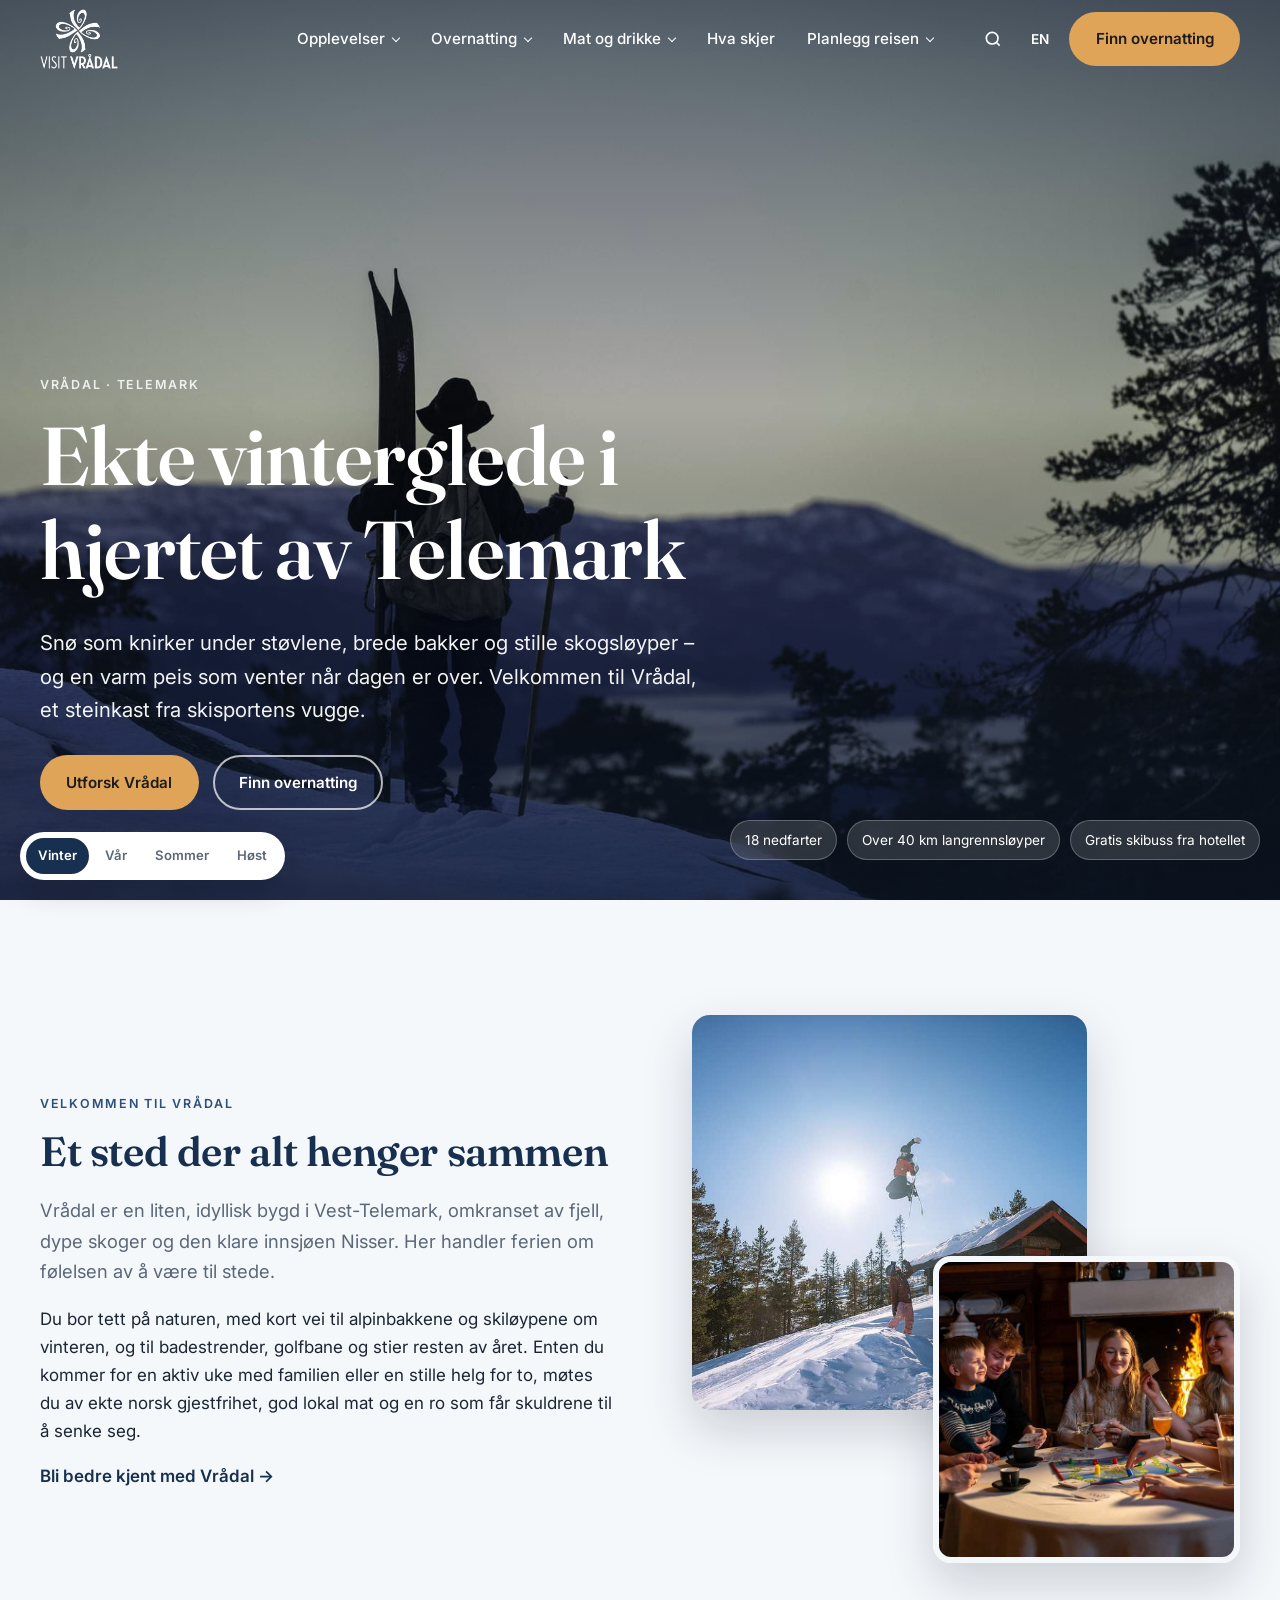
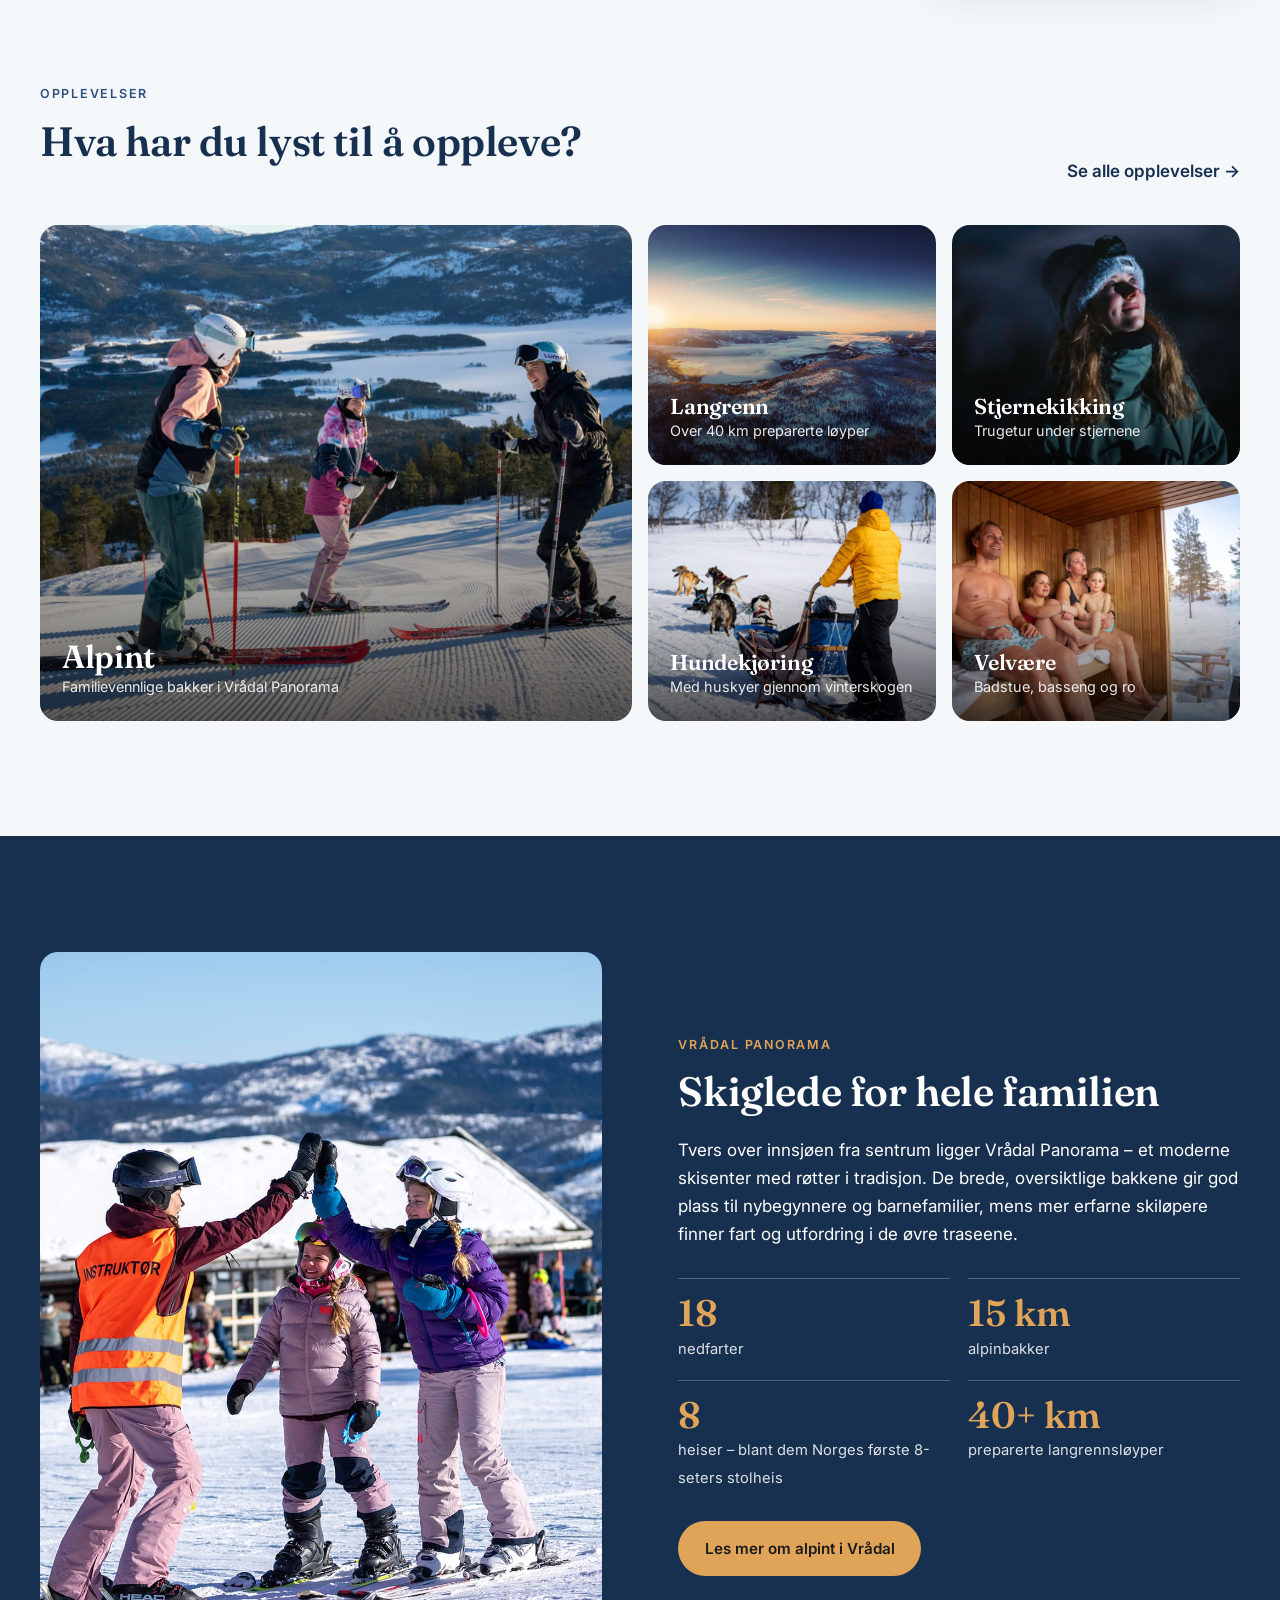
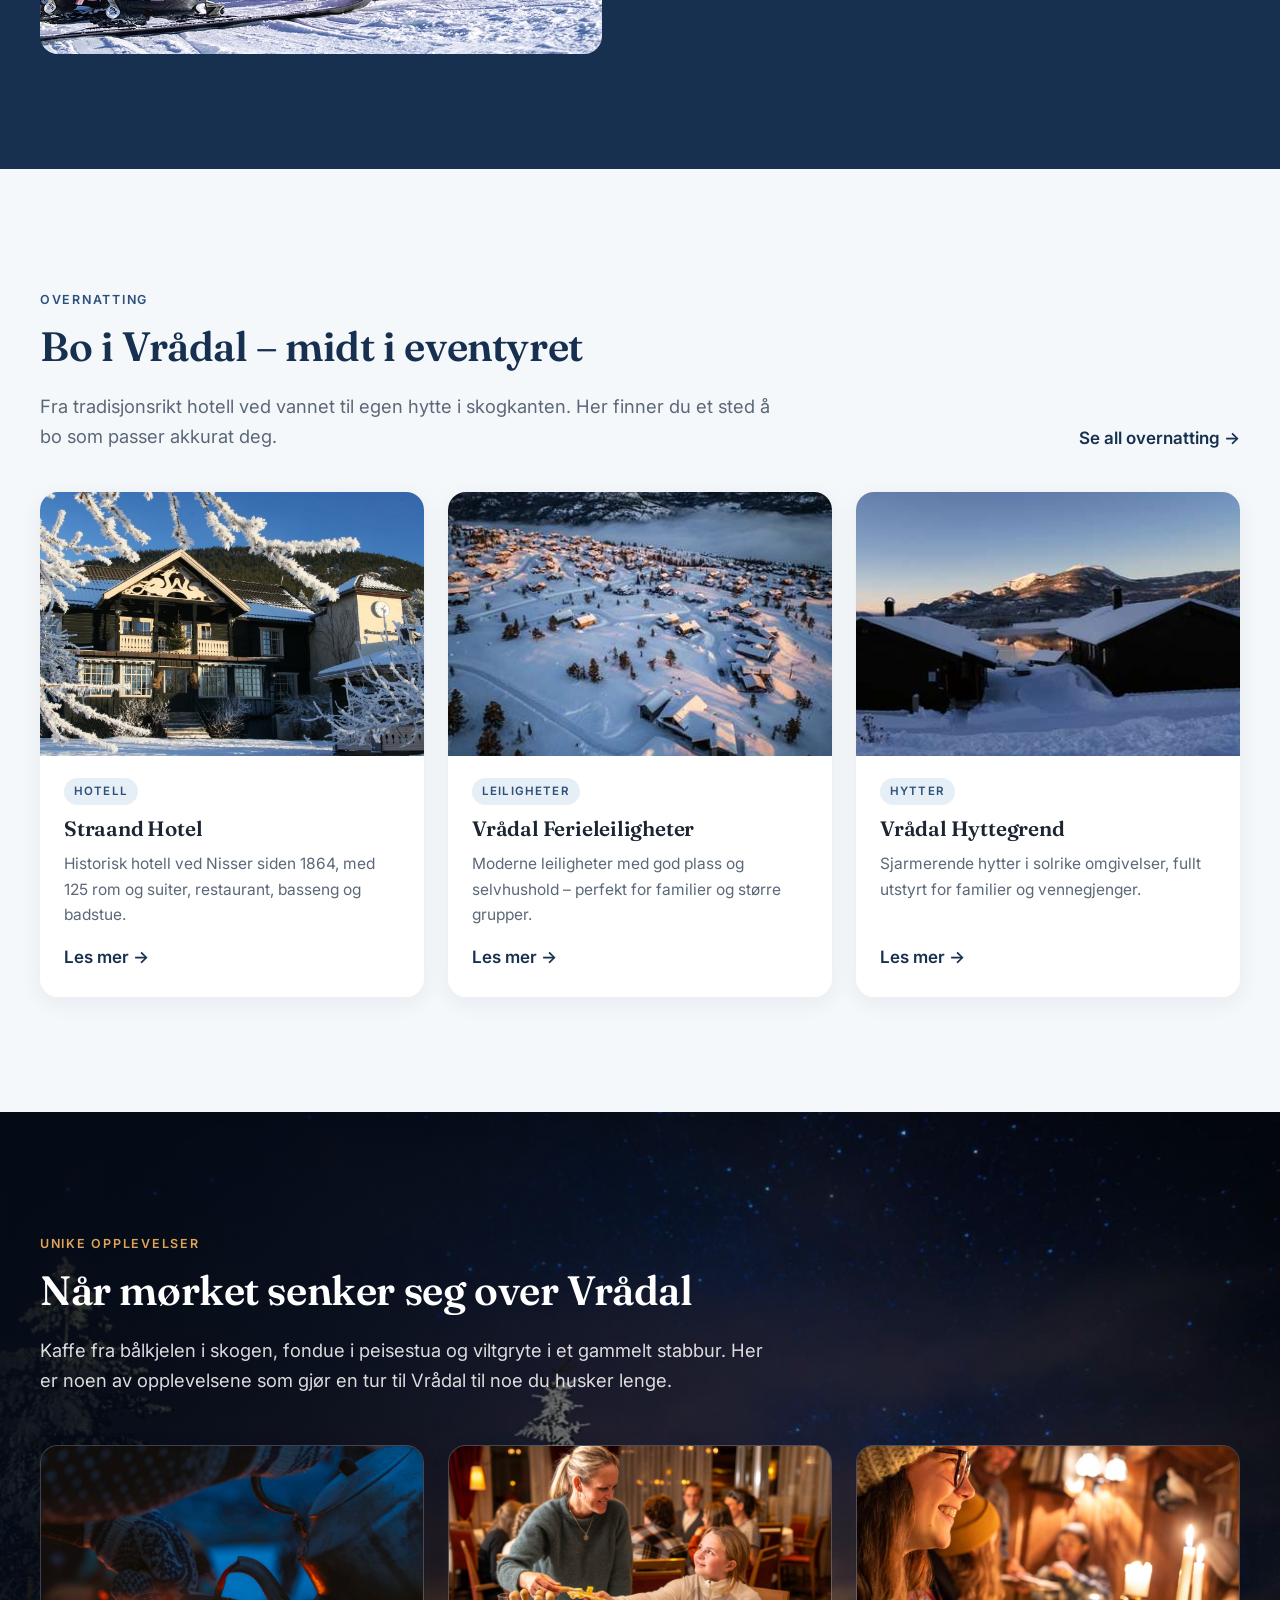
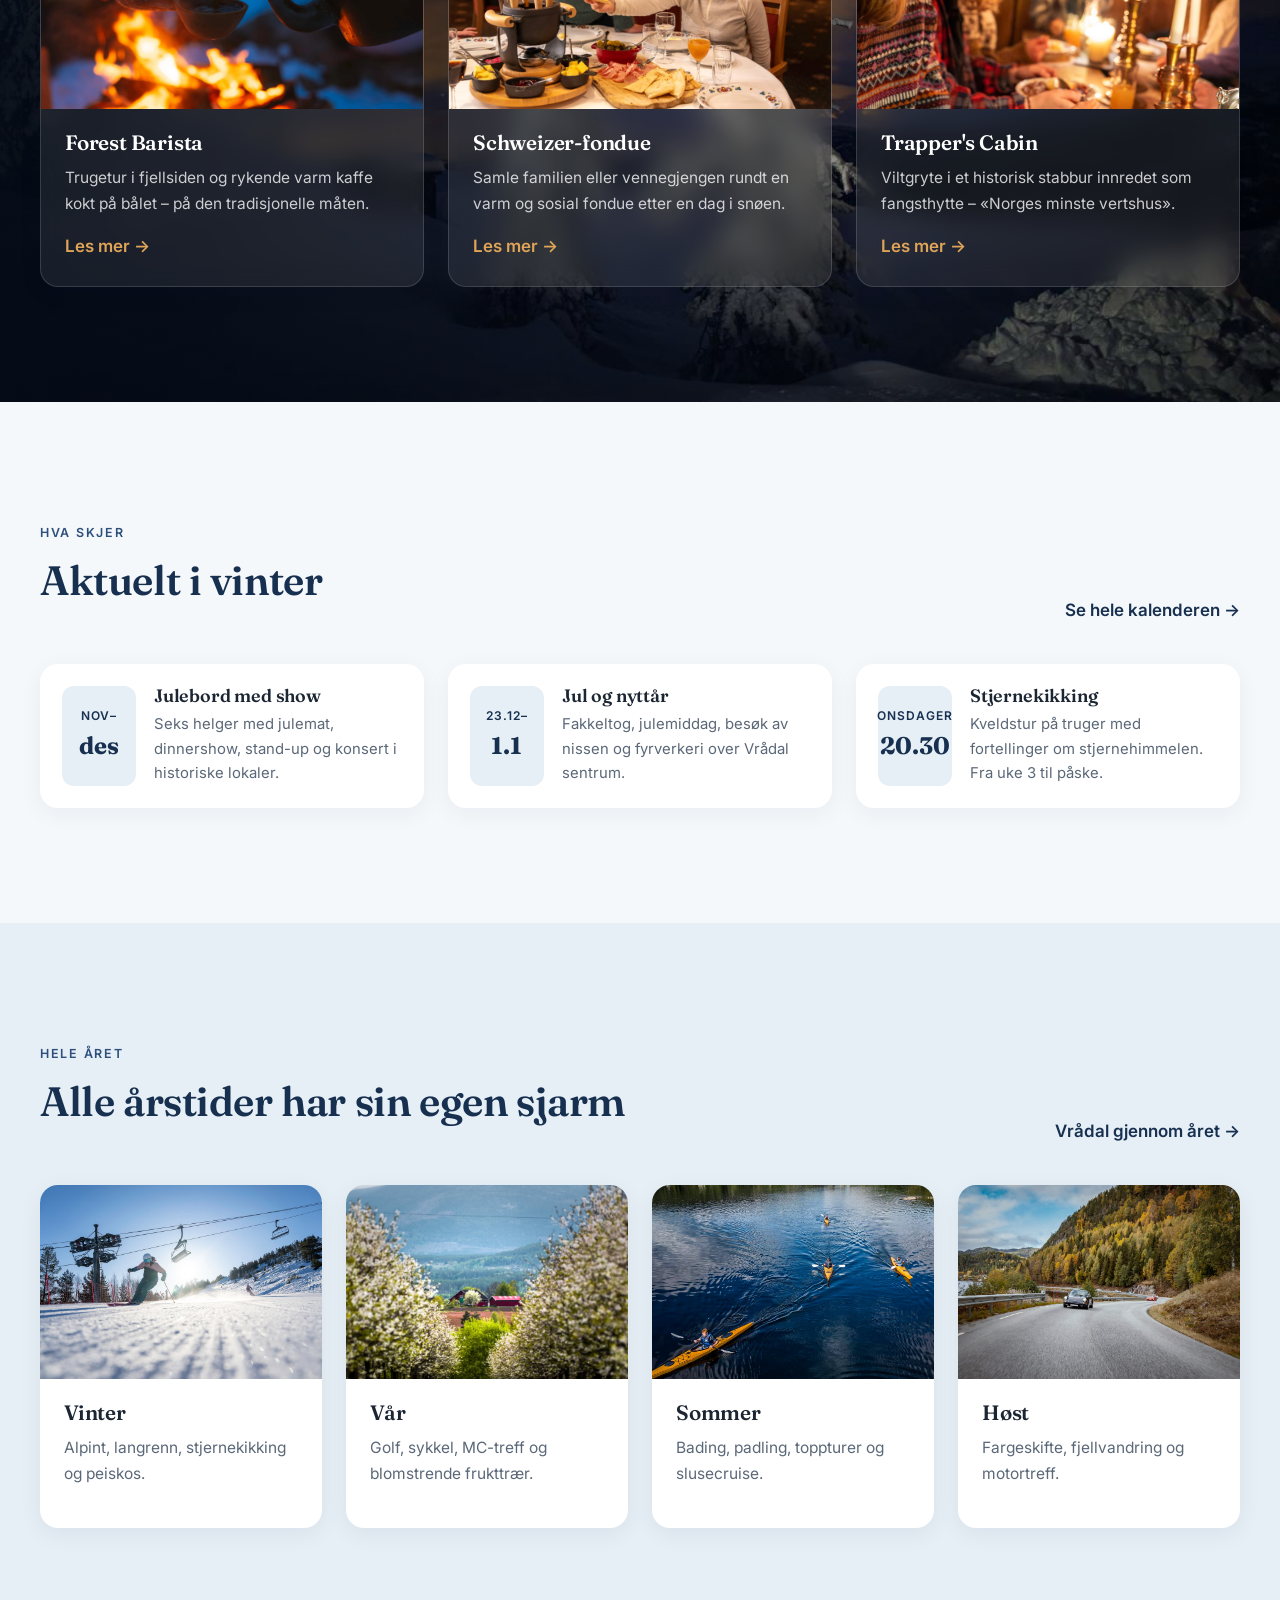
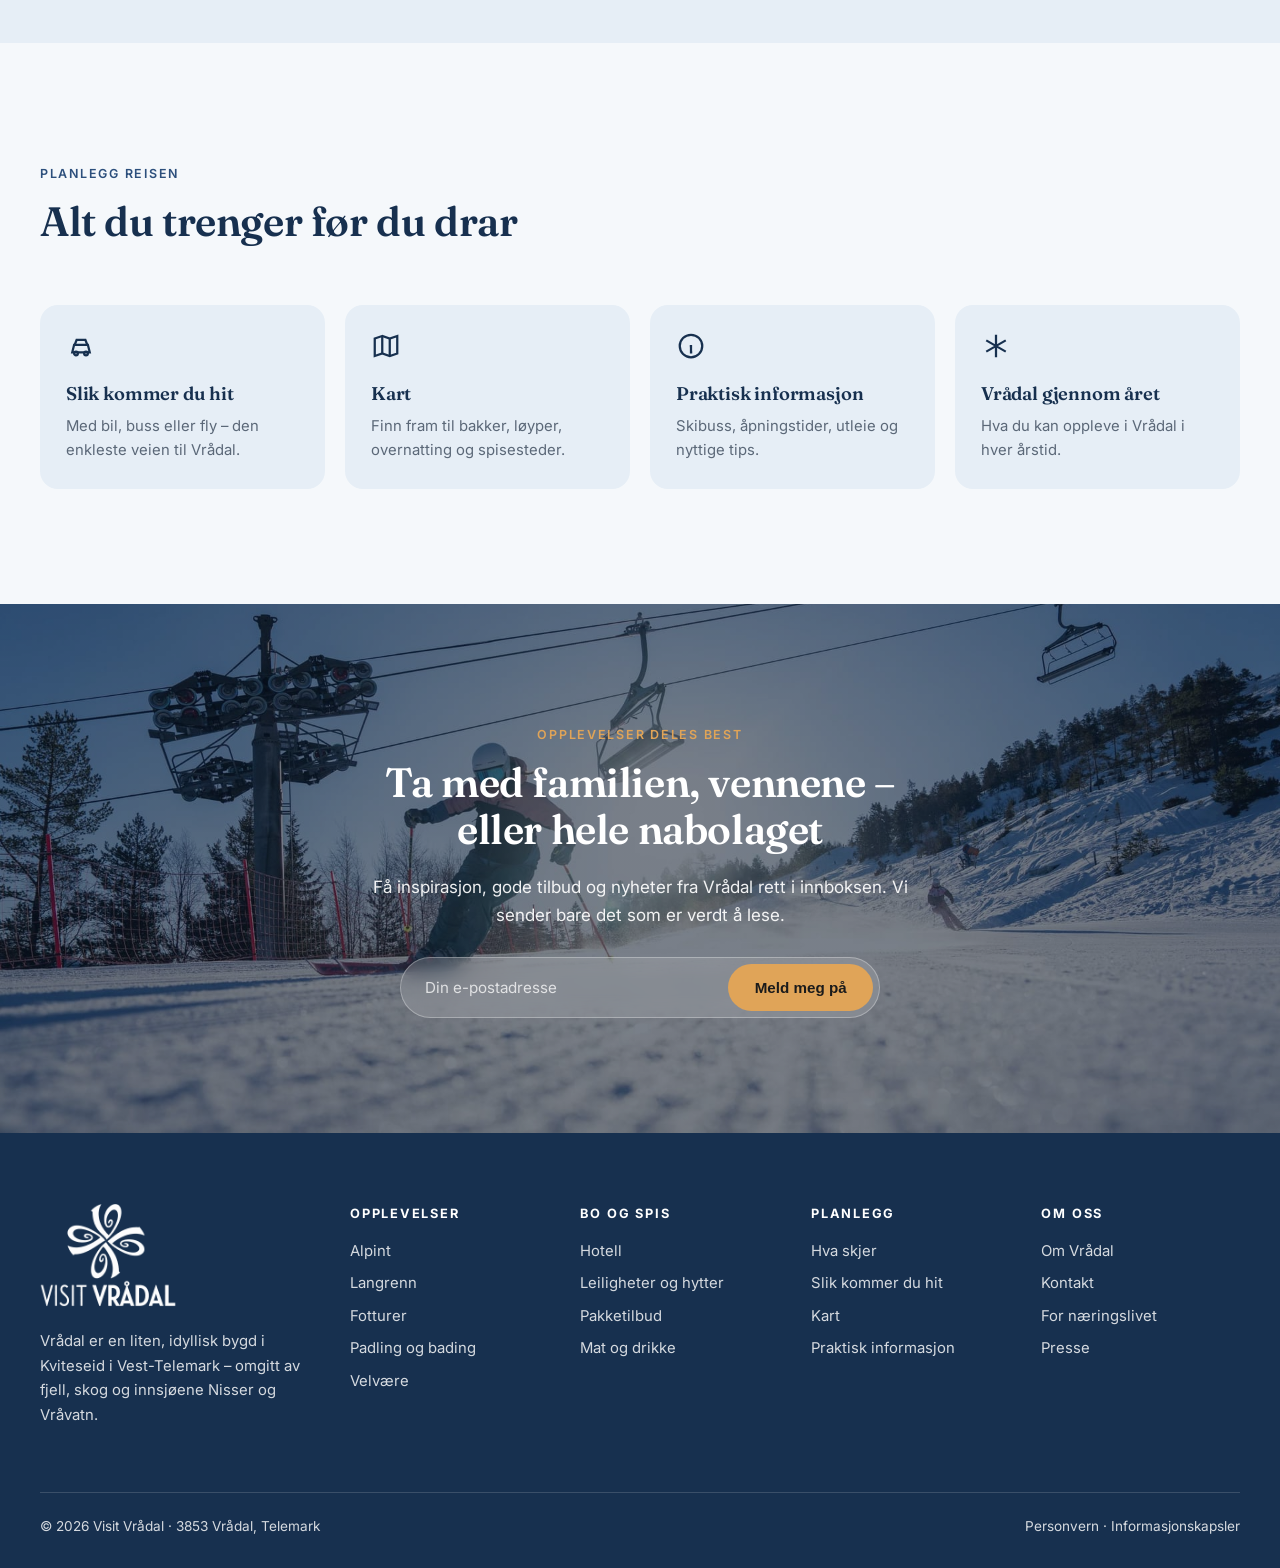
<file: index.html>
<!doctype html>
<!-- Sesongtema: endre data-season til winter | spring | summer | autumn (se css/seasons.css) -->
<html lang="nb" data-season="winter">
<head>
  <meta charset="utf-8">
  <meta name="viewport" content="width=device-width, initial-scale=1">
  <meta name="robots" content="noindex, nofollow">
  <title>Visit Vrådal – ekte opplevelser i hjertet av Telemark</title>
  <meta name="description" content="Velkommen til Vrådal i Telemark. Alpint, langrenn, stjernekikking, padling, golf, god mat og overnatting ved Nisser – finn alt du trenger for ferien her.">
  <link rel="preconnect" href="https://fonts.googleapis.com">
  <link rel="preconnect" href="https://fonts.gstatic.com" crossorigin>
  <link href="https://fonts.googleapis.com/css2?family=Fraunces:opsz,wght@9..144,500;9..144,600&family=Inter:wght@400;500;600&display=swap" rel="stylesheet">
  <link rel="stylesheet" href="css/seasons.css">
  <link rel="stylesheet" href="css/style.css">
</head>
<body data-page="home">
<!-- Header, footer og sesongvelger settes inn av js/main.js -->

<main>

<!-- ================= HERO ================= -->
<section class="hero">
  <div class="container hero-inner">
    <span class="eyebrow" style="color:#fff;opacity:.85">Vrådal · Telemark</span>
    <h1>
      <span data-only="winter">Ekte vinterglede i hjertet av Telemark</span>
      <span data-only="spring">Våren våkner i Vrådal</span>
      <span data-only="summer">Lange, lyse dager ved Nisser</span>
      <span data-only="autumn">Høstfarger, fjelluft og stille vann</span>
    </h1>
    <p>
      <span data-only="winter">Snø som knirker under støvlene, brede bakker og stille skogsløyper – og en varm peis som venter når dagen er over. Velkommen til Vrådal, et steinkast fra skisportens vugge.</span>
      <span data-only="spring">Blomstrende frukttrær, de første padleturene og golfbanen som åpner over vannet. Opplev Telemark når naturen våkner til liv.</span>
      <span data-only="summer">Bad i klart innsjøvann, padle langs stille strender og gå toppturer med utsikt over hele Vest-Telemark. Her har sommergjester blitt ønsket velkommen i fem generasjoner.</span>
      <span data-only="autumn">Skarp luft, fjell i fargeskifte og kvelder rundt bålet. Hent krefter i Vrådal – og ha hele Vest-Telemark rett utenfor døra.</span>
    </p>
    <div class="btn-row">
      <a class="btn btn-accent" href="opplevelser.html">Utforsk Vrådal</a>
      <a class="btn btn-ghost" href="overnatting.html">Finn overnatting</a>
    </div>
  </div>
  <div class="hero-facts" data-only="winter">
    <span class="chip">18 nedfarter</span>
    <span class="chip">Over 40 km langrennsløyper</span>
    <span class="chip">Gratis skibuss fra hotellet</span>
  </div>
  <div class="hero-facts" data-only="spring">
    <span class="chip">Golfbanen åpner ca. 1. mai</span>
    <span class="chip">Sykkel- og kajakkutleie</span>
    <span class="chip">MC-vårslipp 1. mai</span>
  </div>
  <div class="hero-facts" data-only="summer">
    <span class="chip">Badestrand ved Nisser</span>
    <span class="chip">Kajakk, kano og SUP</span>
    <span class="chip">Slusecruise med MS Fram</span>
  </div>
  <div class="hero-facts" data-only="autumn">
    <span class="chip">Merkede turstier</span>
    <span class="chip">15 HUB-ruter på to hjul</span>
    <span class="chip">Basseng på 26 grader</span>
  </div>
</section>

<!-- ================= INTRO ================= -->
<section class="section">
  <div class="container intro-grid">
    <div>
      <span class="eyebrow">Velkommen til Vrådal</span>
      <h2>Et sted der alt henger sammen</h2>
      <p class="lead">Vrådal er en liten, idyllisk bygd i Vest-Telemark, omkranset av fjell, dype skoger og den klare innsjøen Nisser. Her handler ferien om følelsen av å være til stede.</p>
      <p>Du bor tett på naturen, med kort vei til alpinbakkene og skiløypene om vinteren, og til badestrender, golfbane og stier resten av året. Enten du kommer for en aktiv uke med familien eller en stille helg for to, møtes du av ekte norsk gjestfrihet, god lokal mat og en ro som får skuldrene til å senke seg.</p>
      <a class="link-arrow" href="planlegg-reisen.html#om-vradal">Bli bedre kjent med Vrådal</a>
    </div>
    <div class="intro-photos" data-only="winter">
      <img src="media/sco-02-25128589.jpg" alt="Vinterstemning ved en tømmerhytte i Vrådal">
      <img src="media/sco-02-25120425-forbedret-nr.jpg" alt="Familie som spiller brettspill foran peisen">
    </div>
    <div class="intro-photos" data-only="spring">
      <img src="media/var-fjelltur.jpg" alt="Turgåere på en fjelltopp med utsikt over Vrådal" loading="lazy">
      <img src="media/var-kajakk.jpg" alt="Padler i kajakk på Nisser" loading="lazy">
    </div>
    <div class="intro-photos" data-only="summer">
      <img src="media/sommer-strand.jpg" alt="Sommer på stranden ved Nisser" loading="lazy">
      <img src="media/sommer-eplehagen.jpg" alt="Lunsj i hagen en sommerdag" loading="lazy">
    </div>
    <div class="intro-photos" data-only="autumn">
      <img src="media/host-fjelltur.jpg" alt="Fjelltur i høstfarger" loading="lazy">
      <img src="media/host-utebad.jpg" alt="Utendørs bad og badstue om høsten" loading="lazy">
    </div>
  </div>
</section>

<!-- ================= TEMA / OPPLEVELSER ================= -->
<section class="section" id="opplevelser" style="padding-top:0">
  <div class="container">
    <div class="section-head">
      <div>
        <span class="eyebrow">Opplevelser</span>
        <h2>Hva har du lyst til å oppleve?</h2>
      </div>
      <a class="link-arrow" href="opplevelser.html">Se alle opplevelser</a>
    </div>

    <div class="tiles" data-only="winter">
      <a class="tile big" href="opplevelser.html#alpint">
        <img src="media/vinter-familie-alpint.jpg" alt="Familie på ski i Vrådal Panorama">
        <div><h3>Alpint</h3><span>Familievennlige bakker i Vrådal Panorama</span></div>
      </a>
      <a class="tile" href="opplevelser.html#langrenn">
        <img src="media/bo-i-vradal.jpg" alt="Snødekte skoger og fjell sett fra luften">
        <div><h3>Langrenn</h3><span>Over 40 km preparerte løyper</span></div>
      </a>
      <a class="tile" href="opplevelser.html#stjernekikking">
        <img src="media/vinter-stargazing.jpg" alt="Kvinne med hodelykt under stjernehimmelen">
        <div><h3>Stjernekikking</h3><span>Trugetur under stjernene</span></div>
      </a>
      <a class="tile" href="opplevelser.html#vintermoro">
        <img src="media/vinter-hundekjoring.jpg" alt="Hundekjøring i Telemark">
        <div><h3>Hundekjøring</h3><span>Med huskyer gjennom vinterskogen</span></div>
      </a>
      <a class="tile" href="opplevelser.html#velvaere">
        <img src="media/vinter-badstue-familie.jpg" alt="Familie i badstuen">
        <div><h3>Velvære</h3><span>Badstue, basseng og ro</span></div>
      </a>
    </div>

    <div class="tiles" data-only="spring">
      <a class="tile big" href="opplevelser.html#sykkel-golf">
        <img src="media/var-golf.jpg" alt="Golfspillere på banen ved Nisser" loading="lazy">
        <div><h3>Golf</h3><span>9-hullsbanen på Fossøy åpner ca. 1. mai</span></div>
      </a>
      <a class="tile" href="opplevelser.html#sykkel-golf">
        <img src="media/var-sykkel.jpg" alt="Syklister på landeveien" loading="lazy">
        <div><h3>Sykkel</h3><span>El-sykkel, terreng og landevei</span></div>
      </a>
      <a class="tile" href="opplevelser.html#motor">
        <img src="media/var-mc.jpg" alt="Motorsykler parkert ved hotellet" loading="lazy">
        <div><h3>Motorsykkel</h3><span>15 HUB-ruter med svinggaranti</span></div>
      </a>
      <a class="tile" href="opplevelser.html#padling">
        <img src="media/var-kajakk.jpg" alt="Kajakk på blankt vann" loading="lazy">
        <div><h3>Padling</h3><span>Blanke vårdager på Nisser</span></div>
      </a>
      <a class="tile" href="opplevelser.html#fotturer">
        <img src="media/var-fjelltur.jpg" alt="Fjelltur om våren" loading="lazy">
        <div><h3>Fotturer</h3><span>Stier for alle ambisjonsnivåer</span></div>
      </a>
    </div>

    <div class="tiles" data-only="summer">
      <a class="tile big" href="opplevelser.html#padling">
        <img src="media/sommer-kajakk.jpg" alt="Padlere på Nisser" loading="lazy">
        <div><h3>Padling og bading</h3><span>Kajakk, kano og SUP på Nisser</span></div>
      </a>
      <a class="tile" href="opplevelser.html#utflukter">
        <img src="media/sommer-tretoppvegen.jpg" alt="Tretoppvegen på Hamaren i Fyresdal" loading="lazy">
        <div><h3>Tretoppvegen</h3><span>Tursti i tretoppene i Fyresdal</span></div>
      </a>
      <a class="tile" href="opplevelser.html#padling">
        <img src="media/sommer-telemarkskanalen.jpg" alt="Kanalbåt i slusene i Telemarkskanalen" loading="lazy">
        <div><h3>Telemarkskanalen</h3><span>Slusecruise på «Europas åttende underverk»</span></div>
      </a>
      <a class="tile" href="opplevelser.html#sykkel-golf">
        <img src="media/sommer-sykkel.jpg" alt="Familie på sykkeltur" loading="lazy">
        <div><h3>Sykkel</h3><span>Lei el-sykkel og utforsk</span></div>
      </a>
      <a class="tile" href="opplevelser.html#fotturer">
        <img src="media/sommer-fjelltur.jpg" alt="Toppturister med utsikt" loading="lazy">
        <div><h3>Toppturer</h3><span>Fra lette stier til fjelltopper</span></div>
      </a>
    </div>

    <div class="tiles" data-only="autumn">
      <a class="tile big" href="opplevelser.html#fotturer">
        <img src="media/host-topptur.jpg" alt="Turgåere på toppen en høstdag" loading="lazy">
        <div><h3>Fjellvandring</h3><span>Merkede turer i skog og fjell</span></div>
      </a>
      <a class="tile" href="opplevelser.html#motor">
        <img src="media/host-hubriding.jpg" alt="Svingete fjellvei i Telemark sett fra luften" loading="lazy">
        <div><h3>HUB Riding</h3><span>Svingete veier for MC og bil</span></div>
      </a>
      <a class="tile" href="opplevelser.html#sykkel-golf">
        <img src="media/host-golf.jpg" alt="Golf i høstfarger" loading="lazy">
        <div><h3>Golf</h3><span>Høstrunder på Fossøy</span></div>
      </a>
      <a class="tile" href="opplevelser.html#padling">
        <img src="media/host-slusecruise.jpg" alt="Veteranbåt i slusene" loading="lazy">
        <div><h3>Slusecruise</h3><span>Med veteranbåten MS Fram</span></div>
      </a>
      <a class="tile" href="opplevelser.html#velvaere">
        <img src="media/host-basseng.jpg" alt="Par som slapper av ved bassenget" loading="lazy">
        <div><h3>Velvære</h3><span>Basseng, badstue og utebad</span></div>
      </a>
    </div>
  </div>
</section>

<!-- ================= FEATURE ================= -->
<section class="section feature">
  <div class="container feature-grid" data-only="winter">
    <img src="media/vinter-skiglede.jpg" alt="Glade skiløpere i Vrådal Panorama">
    <div>
      <span class="eyebrow">Vrådal Panorama</span>
      <h2>Skiglede for hele familien</h2>
      <p>Tvers over innsjøen fra sentrum ligger Vrådal Panorama – et moderne skisenter med røtter i tradisjon. De brede, oversiktlige bakkene gir god plass til nybegynnere og barnefamilier, mens mer erfarne skiløpere finner fart og utfordring i de øvre traseene.</p>
      <div class="stats">
        <div class="stat"><b>18</b><span>nedfarter</span></div>
        <div class="stat"><b>15 km</b><span>alpinbakker</span></div>
        <div class="stat"><b>8</b><span>heiser – blant dem Norges første 8-seters stolheis</span></div>
        <div class="stat"><b>40+ km</b><span>preparerte langrennsløyper</span></div>
      </div>
      <a class="btn btn-accent" href="opplevelser.html#alpint">Les mer om alpint i Vrådal</a>
    </div>
  </div>
  <div class="container feature-grid" data-only="spring">
    <img src="media/var-watt-treffet.jpg" alt="Klar for sykkeltur under Straand Watt-treffet" loading="lazy">
    <div>
      <span class="eyebrow">Sesongstart</span>
      <h2>Våren er sesongen for nye starter</h2>
      <p>Når snøen slipper taket i fjellet, gjør golfbanen seg klar og de første motorsyklene finner veien til Vrådal. Mai og juni byr på treff, sykkelhelger og lange, lyse kvelder ved vannet.</p>
      <div class="stats">
        <div class="stat"><b>1. mai</b><span>MC-vårslippet åpner sesongen</span></div>
        <div class="stat"><b>9 hull</b><span>golf på Fossøy, med vann rundt banen</span></div>
        <div class="stat"><b>15</b><span>HUB-ruter med svinggaranti</span></div>
        <div class="stat"><b>Mai/juni</b><span>Straand Watt-treffet – sykkelhelg for alle</span></div>
      </div>
      <a class="btn btn-accent" href="hva-skjer.html">Se vårens arrangementer</a>
    </div>
  </div>
  <div class="container feature-grid" data-only="summer">
    <img src="media/sommer-batur.jpg" alt="Barn på båttur på Nisser" loading="lazy">
    <div>
      <span class="eyebrow">Sommer ved Nisser</span>
      <h2>Sommerdager ved vannkanten</h2>
      <p>Nisser er en av Telemarks største innsjøer, og om sommeren er vannet sentrum for livet i Vrådal. Bad fra brygga, lei kajakk eller SUP, eller bli med veteranbåten MS Fram fra 1909 på slusecruise.</p>
      <div class="stats">
        <div class="stat"><b>1909</b><span>veteranbåten MS Fram går fra mai til oktober</span></div>
        <div class="stat"><b>Juni–aug</b><span>strandbar ved vannkanten</span></div>
        <div class="stat"><b>SUP</b><span>kajakk, kano og pedalbåt til leie</span></div>
        <div class="stat"><b>3</b><span>uteserveringer med utsikt over vannet</span></div>
      </div>
      <a class="btn btn-accent" href="opplevelser.html#padling">Utforsk livet på vannet</a>
    </div>
  </div>
  <div class="container feature-grid" data-only="autumn">
    <img src="media/host-utebad.jpg" alt="Utebad og badstue en høstdag" loading="lazy">
    <div>
      <span class="eyebrow">Høst i Vrådal</span>
      <h2>Hent krefter i fargeskiftet</h2>
      <p>Høsten er en av de vakreste årstidene i Vrådal. Gå merkede turer i skog og fjell, sykle langs vei og i terreng, og avslutt dagen med et forfriskende bad – ute i innsjøen eller inne i bassenget.</p>
      <div class="stats">
        <div class="stat"><b>26°</b><span>innendørs basseng</span></div>
        <div class="stat"><b>15</b><span>HUB-ruter for MC og bil</span></div>
        <div class="stat"><b>Sept</b><span>bilfinale og motortreff</span></div>
        <div class="stat"><b>Okt</b><span>siste slusecruise med MS Fram</span></div>
      </div>
      <a class="btn btn-accent" href="opplevelser.html#fotturer">Finn høstens beste turer</a>
    </div>
  </div>
</section>

<!-- ================= OVERNATTING ================= -->
<section class="section" id="overnatting">
  <div class="container">
    <div class="section-head">
      <div>
        <span class="eyebrow">Overnatting</span>
        <h2>Bo i Vrådal – midt i eventyret</h2>
        <p class="lead">Fra tradisjonsrikt hotell ved vannet til egen hytte i skogkanten. Her finner du et sted å bo som passer akkurat deg.</p>
      </div>
      <a class="link-arrow" href="overnatting.html">Se all overnatting</a>
    </div>
    <div class="cards">
      <article class="card">
        <img src="media/vinter-straand-hotel.jpg" alt="Straand Hotel i vinterskrud">
        <div class="card-body">
          <span class="tag">Hotell</span>
          <h3>Straand Hotel</h3>
          <p>Historisk hotell ved Nisser siden 1864, med 125 rom og suiter, restaurant, basseng og badstue.</p>
          <a class="link-arrow" href="overnatting.html#hotell">Les mer</a>
        </div>
      </article>
      <article class="card">
        <img src="media/hotelstraand-dji-0156.jpg" alt="Leiligheter i vinterlandskap">
        <div class="card-body">
          <span class="tag">Leiligheter</span>
          <h3>Vrådal Ferieleiligheter</h3>
          <p>Moderne leiligheter med god plass og selvhushold – perfekt for familier og større grupper.</p>
          <a class="link-arrow" href="overnatting.html#leiligheter">Les mer</a>
        </div>
      </article>
      <article class="card">
        <img src="media/dji-20250108160339-0124-d-1.jpg" alt="Hyttegrend i snøen sett fra luften">
        <div class="card-body">
          <span class="tag">Hytter</span>
          <h3>Vrådal Hyttegrend</h3>
          <p>Sjarmerende hytter i solrike omgivelser, fullt utstyrt for familier og vennegjenger.</p>
          <a class="link-arrow" href="overnatting.html#leiligheter">Les mer</a>
        </div>
      </article>
    </div>
  </div>
</section>

<!-- ================= UNIKE OPPLEVELSER ================= -->
<section class="section night">
  <div class="container">
    <span class="eyebrow">Unike opplevelser</span>
    <h2>
      <span data-only="winter">Når mørket senker seg over Vrådal</span>
      <span data-only="spring">Rolige vårdager</span>
      <span data-only="summer">Lange sommerkvelder</span>
      <span data-only="autumn">Når kveldene blir mørkere</span>
    </h2>
    <p class="lead">
      <span data-only="winter">Kaffe fra bålkjelen i skogen, fondue i peisestua og viltgryte i et gammelt stabbur. Her er noen av opplevelsene som gjør en tur til Vrådal til noe du husker lenge.</span>
      <span data-only="spring">Når du heller vil senke skuldrene: afternoon tea i Blåsalongen, et bad i bassenget og solnedgang fra takterrassen.</span>
      <span data-only="summer">Sol på takterrassen, lunsj i eplehagen og drinker i strandbaren mens sola går ned over Nisser.</span>
      <span data-only="autumn">Utebad og badstue, afternoon tea i peisestua og lange middager med smaken av Telemark.</span>
    </p>
    <div class="cards" data-only="winter">
      <article class="card"><img src="media/vinter-balkaffe.jpg" alt="Bålkaffe i skogen"><div class="card-body"><h3>Forest Barista</h3><p>Trugetur i fjellsiden og rykende varm kaffe kokt på bålet – på den tradisjonelle måten.</p><a class="link-arrow" href="mat-og-drikke.html#matopplevelser">Les mer</a></div></article>
      <article class="card"><img src="media/vinter-fondue.jpg" alt="Fondue med familie og venner"><div class="card-body"><h3>Schweizer-fondue</h3><p>Samle familien eller vennegjengen rundt en varm og sosial fondue etter en dag i snøen.</p><a class="link-arrow" href="mat-og-drikke.html#matopplevelser">Les mer</a></div></article>
      <article class="card"><img src="media/vinter-trappers-cabin.jpg" alt="Middag i levende lys i Trapper's Cabin"><div class="card-body"><h3>Trapper's Cabin</h3><p>Viltgryte i et historisk stabbur innredet som fangsthytte – «Norges minste vertshus».</p><a class="link-arrow" href="mat-og-drikke.html#matopplevelser">Les mer</a></div></article>
    </div>
    <div class="cards" data-only="spring">
      <article class="card"><img src="media/mat-afternoon-tea.jpg" alt="Afternoon tea på etasjefat" loading="lazy"><div class="card-body"><h3>Afternoon tea</h3><p>Servert i peisestua eller Blåsalongen hver dag mellom kl. 12 og 17.</p><a class="link-arrow" href="mat-og-drikke.html#matopplevelser">Les mer</a></div></article>
      <article class="card"><img src="media/var-basseng.jpg" alt="Innendørs svømmebasseng" loading="lazy"><div class="card-body"><h3>Basseng og badstue</h3><p>Innendørs basseng og badstue – perfekt når vårværet er litt rufsete.</p><a class="link-arrow" href="opplevelser.html#velvaere">Les mer</a></div></article>
      <article class="card"><img src="media/var-terrasse.jpg" alt="Gjester på terrassen" loading="lazy"><div class="card-body"><h3>Takterrassen</h3><p>Vårens første solstråler, kaffe og utsikt over Nisser.</p><a class="link-arrow" href="mat-og-drikke.html#barer">Les mer</a></div></article>
    </div>
    <div class="cards" data-only="summer">
      <article class="card"><img src="media/sommer-takterrasse.jpg" alt="Folksomt på takterrassen" loading="lazy"><div class="card-body"><h3>Takterrassen</h3><p>Drinker, tapas og Telemarks vakreste solnedgang over Nisser.</p><a class="link-arrow" href="mat-og-drikke.html#barer">Les mer</a></div></article>
      <article class="card"><img src="media/sommer-eplehagen.jpg" alt="Lunsj i hagen" loading="lazy"><div class="card-body"><h3>Eplehagen</h3><p>Lange lunsjer, grill og sommermeny ute i den blomstrende hagen.</p><a class="link-arrow" href="mat-og-drikke.html#barer">Les mer</a></div></article>
      <article class="card"><img src="media/sommer-badstue-panorama.jpg" alt="Badstue ved vannet" loading="lazy"><div class="card-body"><h3>Badstue ved vannet</h3><p>Vedfyrt badstue og et forfriskende dukkert i innsjøen.</p><a class="link-arrow" href="opplevelser.html#velvaere">Les mer</a></div></article>
    </div>
    <div class="cards" data-only="autumn">
      <article class="card"><img src="media/host-utebad.jpg" alt="Utebad om høsten" loading="lazy"><div class="card-body"><h3>Utebad og badstue</h3><p>Isbadere varmes opp – eller kjøles ned – ved det utendørs badeanlegget.</p><a class="link-arrow" href="opplevelser.html#velvaere">Les mer</a></div></article>
      <article class="card"><img src="media/mat-afternoon-tea.jpg" alt="Afternoon tea" loading="lazy"><div class="card-body"><h3>Afternoon tea</h3><p>Ro og nytelse i peisestua – en sikker måte å lade batteriene på.</p><a class="link-arrow" href="mat-og-drikke.html#matopplevelser">Les mer</a></div></article>
      <article class="card"><img src="media/mat-telemarksbord.jpg" alt="Telemarksbord med lokale retter" loading="lazy"><div class="card-body"><h3>Smaken av Telemark</h3><p>Telemarksbord med fisk og vilt fra skogene og vannene rundt oss.</p><a class="link-arrow" href="mat-og-drikke.html#restauranter">Les mer</a></div></article>
    </div>
  </div>
</section>

<!-- ================= HVA SKJER ================= -->
<section class="section" id="aktuelt">
  <div class="container">
    <div class="section-head">
      <div>
        <span class="eyebrow">Hva skjer</span>
        <h2>
          <span data-only="winter">Aktuelt i vinter</span>
          <span data-only="spring">Aktuelt i vår</span>
          <span data-only="summer">Aktuelt i sommer</span>
          <span data-only="autumn">Aktuelt i høst</span>
        </h2>
      </div>
      <a class="link-arrow" href="hva-skjer.html">Se hele kalenderen</a>
    </div>
    <div class="events" data-only="winter">
      <a class="event" href="hva-skjer.html"><div class="when">Nov–<b>des</b></div><div><h3>Julebord med show</h3><p>Seks helger med julemat, dinnershow, stand-up og konsert i historiske lokaler.</p></div></a>
      <a class="event" href="hva-skjer.html"><div class="when">23.12–<b>1.1</b></div><div><h3>Jul og nyttår</h3><p>Fakkeltog, julemiddag, besøk av nissen og fyrverkeri over Vrådal sentrum.</p></div></a>
      <a class="event" href="hva-skjer.html"><div class="when">Onsdager<b>20.30</b></div><div><h3>Stjernekikking</h3><p>Kveldstur på truger med fortellinger om stjernehimmelen. Fra uke 3 til påske.</p></div></a>
    </div>
    <div class="events" data-only="spring">
      <a class="event" href="hva-skjer.html"><div class="when">Hvert år<b>1. mai</b></div><div><h3>MC-vårslippet</h3><p>Den tradisjonsrike starten på MC-sesongen i Vestfold og Telemark.</p></div></a>
      <a class="event" href="hva-skjer.html"><div class="when">Hver<b>mai</b></div><div><h3>Førerutvikling</h3><p>Kjøretrening på asfalt og grus for nye og erfarne motorsyklister.</p></div></a>
      <a class="event" href="hva-skjer.html"><div class="when">Mai/<b>juni</b></div><div><h3>Straand Watt-treffet</h3><p>Sykkelhelg med utstillere, prøvesykling og guidede turer.</p></div></a>
    </div>
    <div class="events" data-only="summer">
      <a class="event" href="hva-skjer.html"><div class="when">Fra<b>23. juni</b></div><div><h3>Strandbaren åpner</h3><p>Bad, SUP, trampoline og sommerservering ved vannkanten av Nisser.</p></div></a>
      <a class="event" href="hva-skjer.html"><div class="when">Mai–<b>okt</b></div><div><h3>Slusecruise med MS Fram</h3><p>Rute- og sightseeingturer med veteranbåten fra 1909.</p></div></a>
      <a class="event" href="hva-skjer.html"><div class="when">Tidlig<b>sept</b></div><div><h3>Sommer Scramble</h3><p>Golfturnering i nydelig natur på Fossøy.</p></div></a>
    </div>
    <div class="events" data-only="autumn">
      <a class="event" href="hva-skjer.html"><div class="when">Midten av<b>sept</b></div><div><h3>Høstens motortreff</h3><p>Møtepunkt for motorsyklister og bilentusiaster fra hele landet.</p></div></a>
      <a class="event" href="hva-skjer.html"><div class="when">4. helg<b>sept</b></div><div><h3>Straand bilfinale</h3><p>Utstillinger, foredrag, felles kjøreturer og festmiddag.</p></div></a>
      <a class="event" href="hva-skjer.html"><div class="when">Fra<b>nov</b></div><div><h3>Julebordsesongen</h3><p>Julemat, show og førjulsstemning i historiske omgivelser.</p></div></a>
    </div>
  </div>
</section>

<!-- ================= VRÅDAL GJENNOM ÅRET ================= -->
<section class="section band">
  <div class="container">
    <div class="section-head">
      <div>
        <span class="eyebrow">Hele året</span>
        <h2>Alle årstider har sin egen sjarm</h2>
      </div>
      <a class="link-arrow" href="planlegg-reisen.html#sesonger">Vrådal gjennom året</a>
    </div>
    <div class="cards four">
      <a class="card" href="?sesong=winter" style="text-decoration:none"><img src="media/vinter-heis.jpg" alt="Solskinn i alpinbakken" loading="lazy"><div class="card-body"><h3>Vinter</h3><p>Alpint, langrenn, stjernekikking og peiskos.</p></div></a>
      <a class="card" href="?sesong=spring" style="text-decoration:none"><img src="media/var-frukttraer.jpg" alt="Blomstrende frukttrær" loading="lazy"><div class="card-body"><h3>Vår</h3><p>Golf, sykkel, MC-treff og blomstrende frukttrær.</p></div></a>
      <a class="card" href="?sesong=summer" style="text-decoration:none"><img src="media/sommer-kajakk-luft.jpg" alt="Kajakker på Nisser" loading="lazy"><div class="card-body"><h3>Sommer</h3><p>Bading, padling, toppturer og slusecruise.</p></div></a>
      <a class="card" href="?sesong=autumn" style="text-decoration:none"><img src="media/host-vei.jpg" alt="Vei gjennom høstlandskap" loading="lazy"><div class="card-body"><h3>Høst</h3><p>Fargeskifte, fjellvandring og motortreff.</p></div></a>
    </div>
  </div>
</section>

<!-- ================= PLANLEGG REISEN ================= -->
<section class="section" id="planlegg">
  <div class="container">
    <div class="section-head">
      <div>
        <span class="eyebrow">Planlegg reisen</span>
        <h2>Alt du trenger før du drar</h2>
      </div>
    </div>
    <div class="plan-grid">
      <a class="plan-item" href="planlegg-reisen.html#reise">
        <svg viewBox="0 0 24 24" fill="none" stroke="currentColor" stroke-width="1.8"><path d="M5 17h14l-1.5-6h-11z"/><circle cx="8" cy="18" r="1.5"/><circle cx="16" cy="18" r="1.5"/><path d="M7 11l1.5-4h7L17 11"/></svg>
        <h3>Slik kommer du hit</h3>
        <p>Med bil, buss eller fly – den enkleste veien til Vrådal.</p>
      </a>
      <a class="plan-item" href="planlegg-reisen.html#kart">
        <svg viewBox="0 0 24 24" fill="none" stroke="currentColor" stroke-width="1.8"><path d="M9 4 3 6v14l6-2 6 2 6-2V4l-6 2z"/><path d="M9 4v14M15 6v14"/></svg>
        <h3>Kart</h3>
        <p>Finn fram til bakker, løyper, overnatting og spisesteder.</p>
      </a>
      <a class="plan-item" href="planlegg-reisen.html#praktisk">
        <svg viewBox="0 0 24 24" fill="none" stroke="currentColor" stroke-width="1.8"><circle cx="12" cy="12" r="9"/><path d="M12 8v.01M11 12h1v5h1"/></svg>
        <h3>Praktisk informasjon</h3>
        <p>Skibuss, åpningstider, utleie og nyttige tips.</p>
      </a>
      <a class="plan-item" href="planlegg-reisen.html#sesonger">
        <svg viewBox="0 0 24 24" fill="none" stroke="currentColor" stroke-width="1.8"><path d="M12 3v18M4.2 7.5l15.6 9M4.2 16.5l15.6-9"/></svg>
        <h3>Vrådal gjennom året</h3>
        <p>Hva du kan oppleve i Vrådal i hver årstid.</p>
      </a>
    </div>
  </div>
</section>

<!-- ================= CTA + NYHETSBREV ================= -->
<section class="section cta">
  <div class="container">
    <span class="eyebrow" style="color:var(--c-accent)">Opplevelser deles best</span>
    <h2>Ta med familien, vennene – eller hele nabolaget</h2>
    <p>Få inspirasjon, gode tilbud og nyheter fra Vrådal rett i innboksen. Vi sender bare det som er verdt å lese.</p>
    <form class="newsletter" onsubmit="return false">
      <input type="email" placeholder="Din e-postadresse" aria-label="E-postadresse">
      <button class="btn btn-accent" type="submit">Meld meg på</button>
    </form>
  </div>
</section>

</main>

<script src="js/main.js"></script>
</body>
</html>
</file>
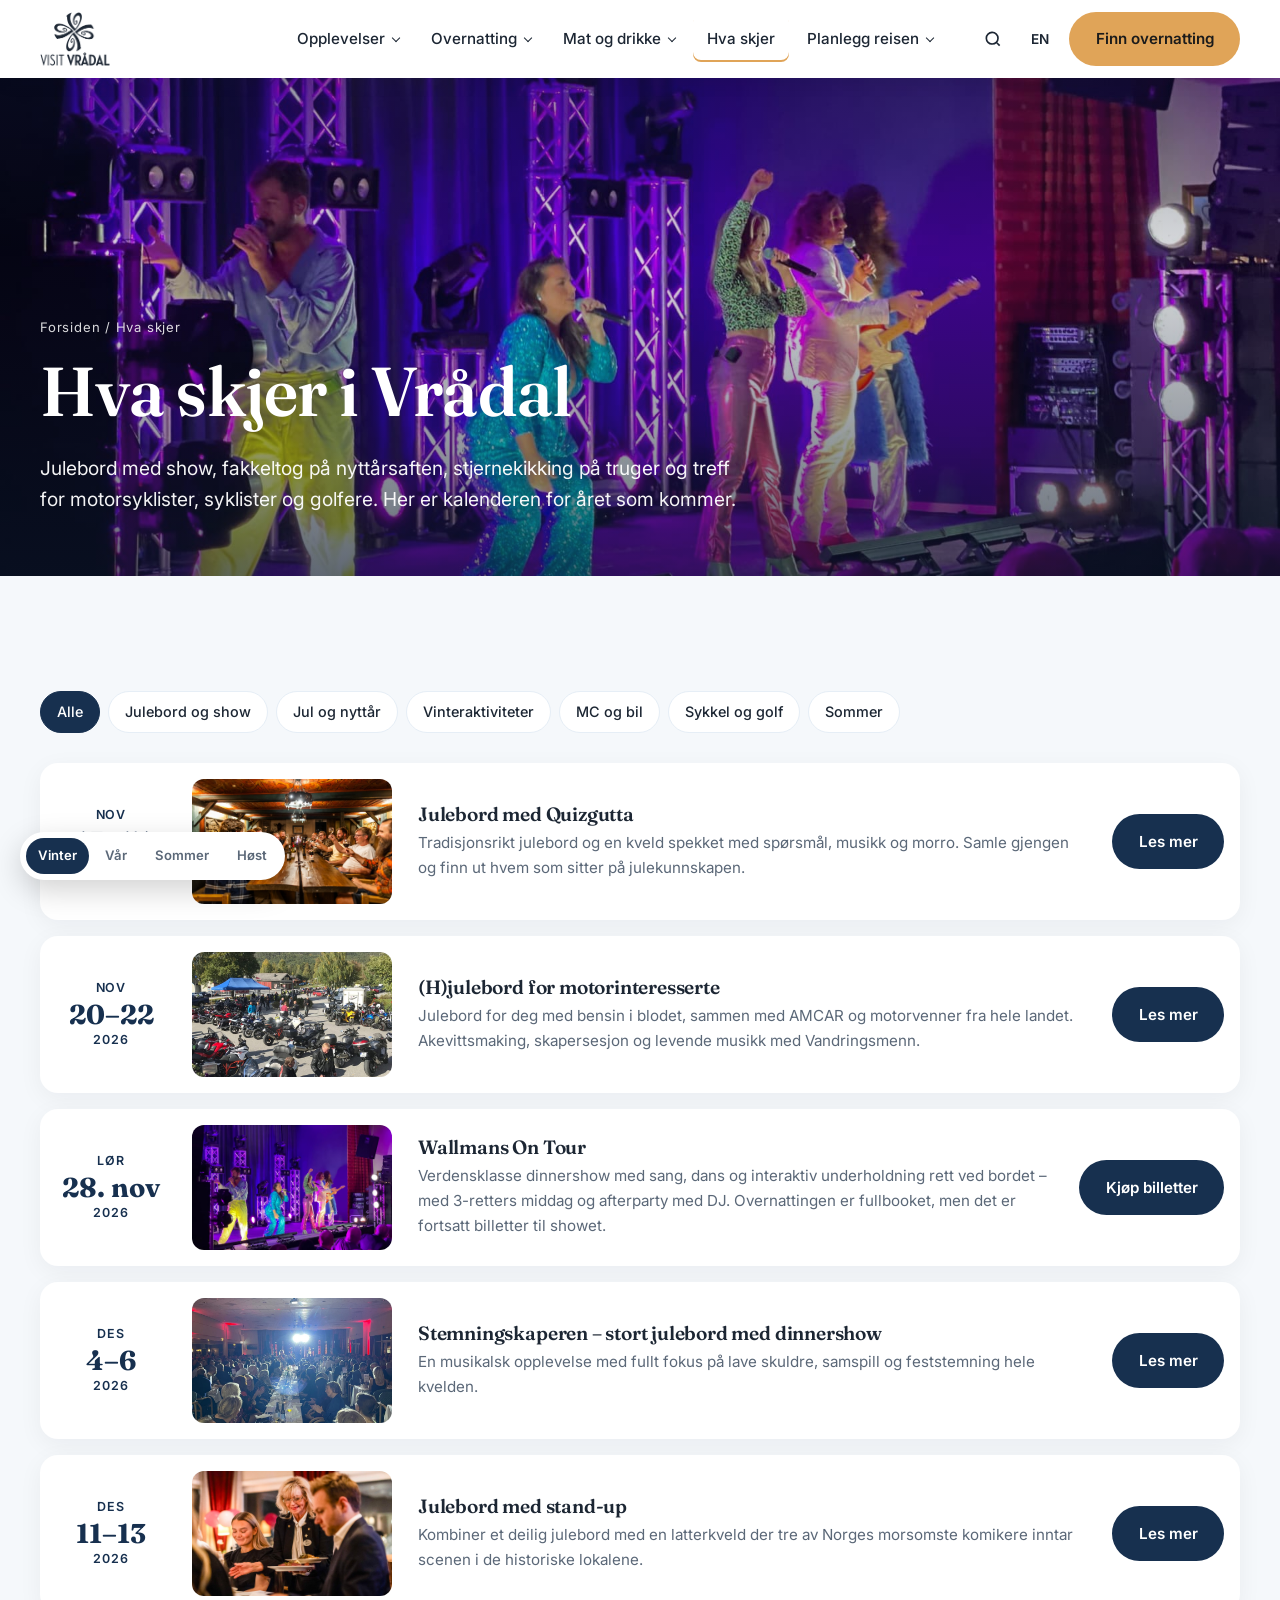
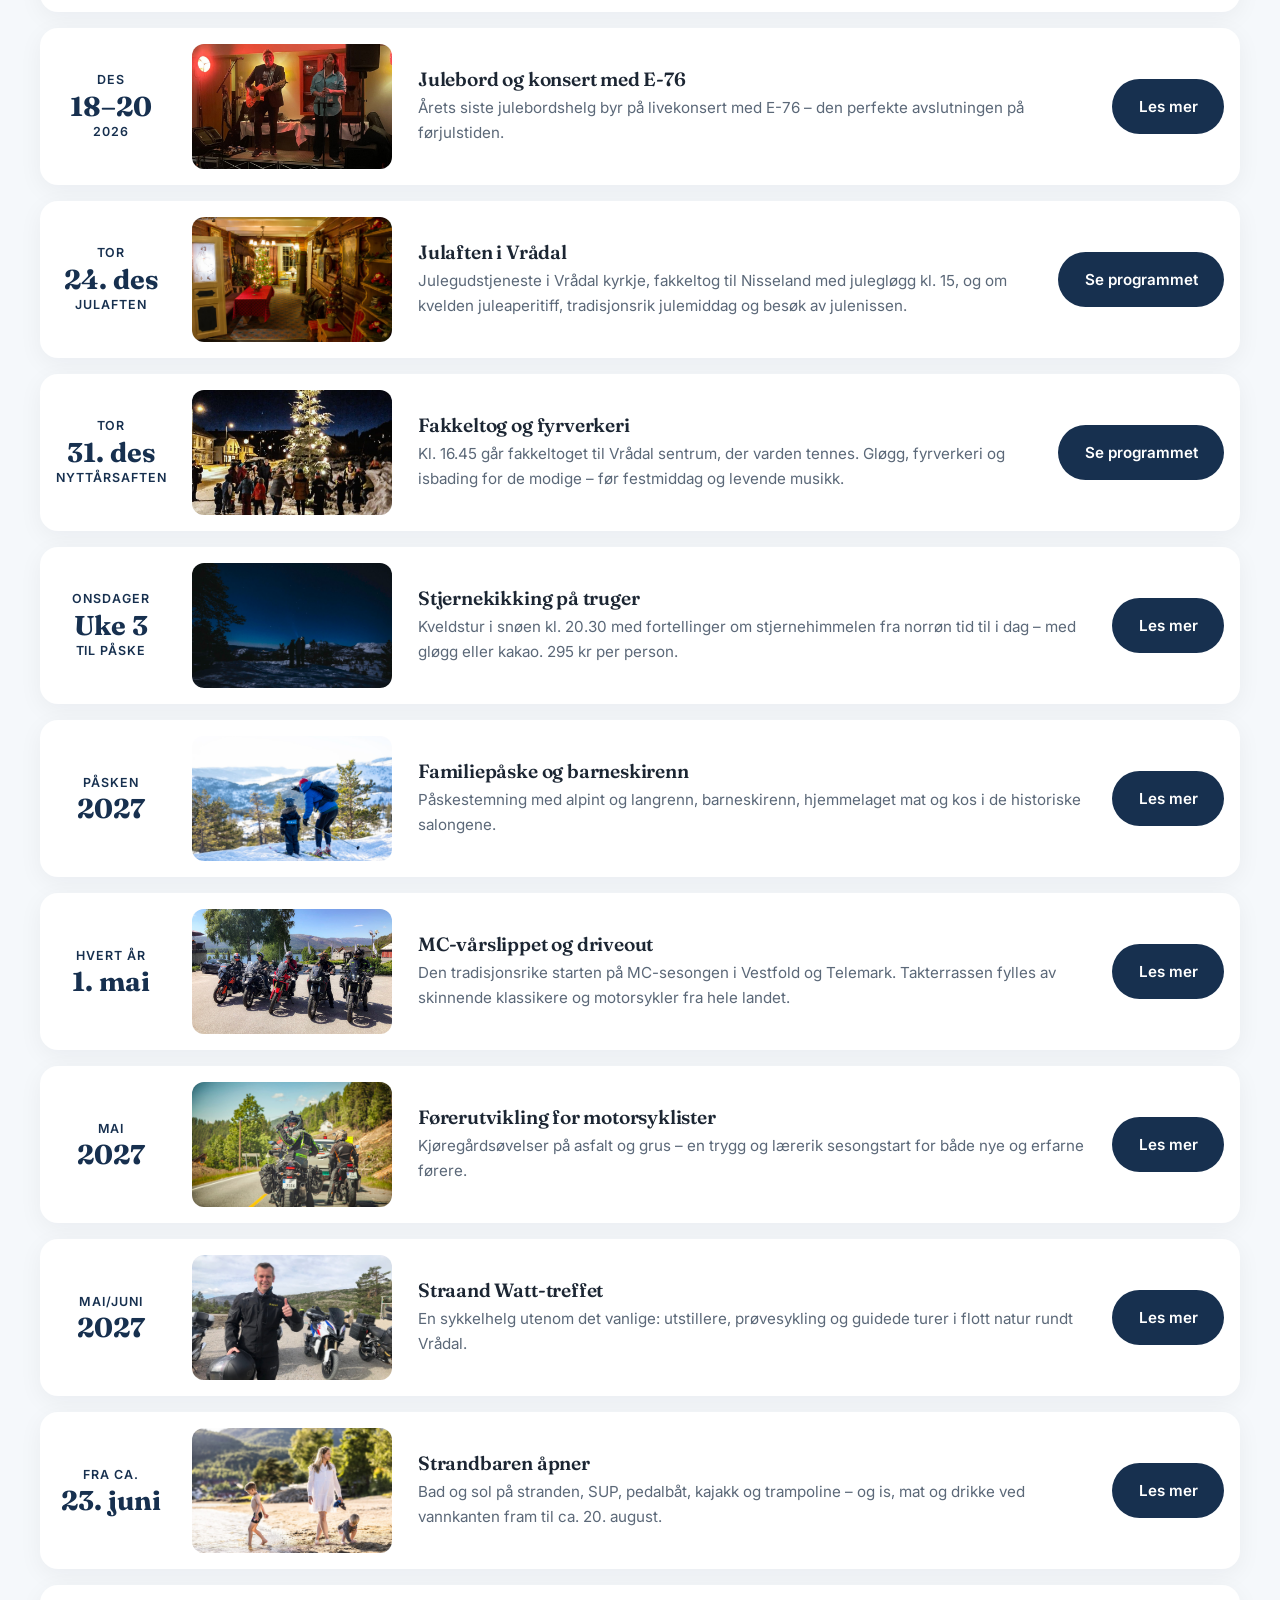
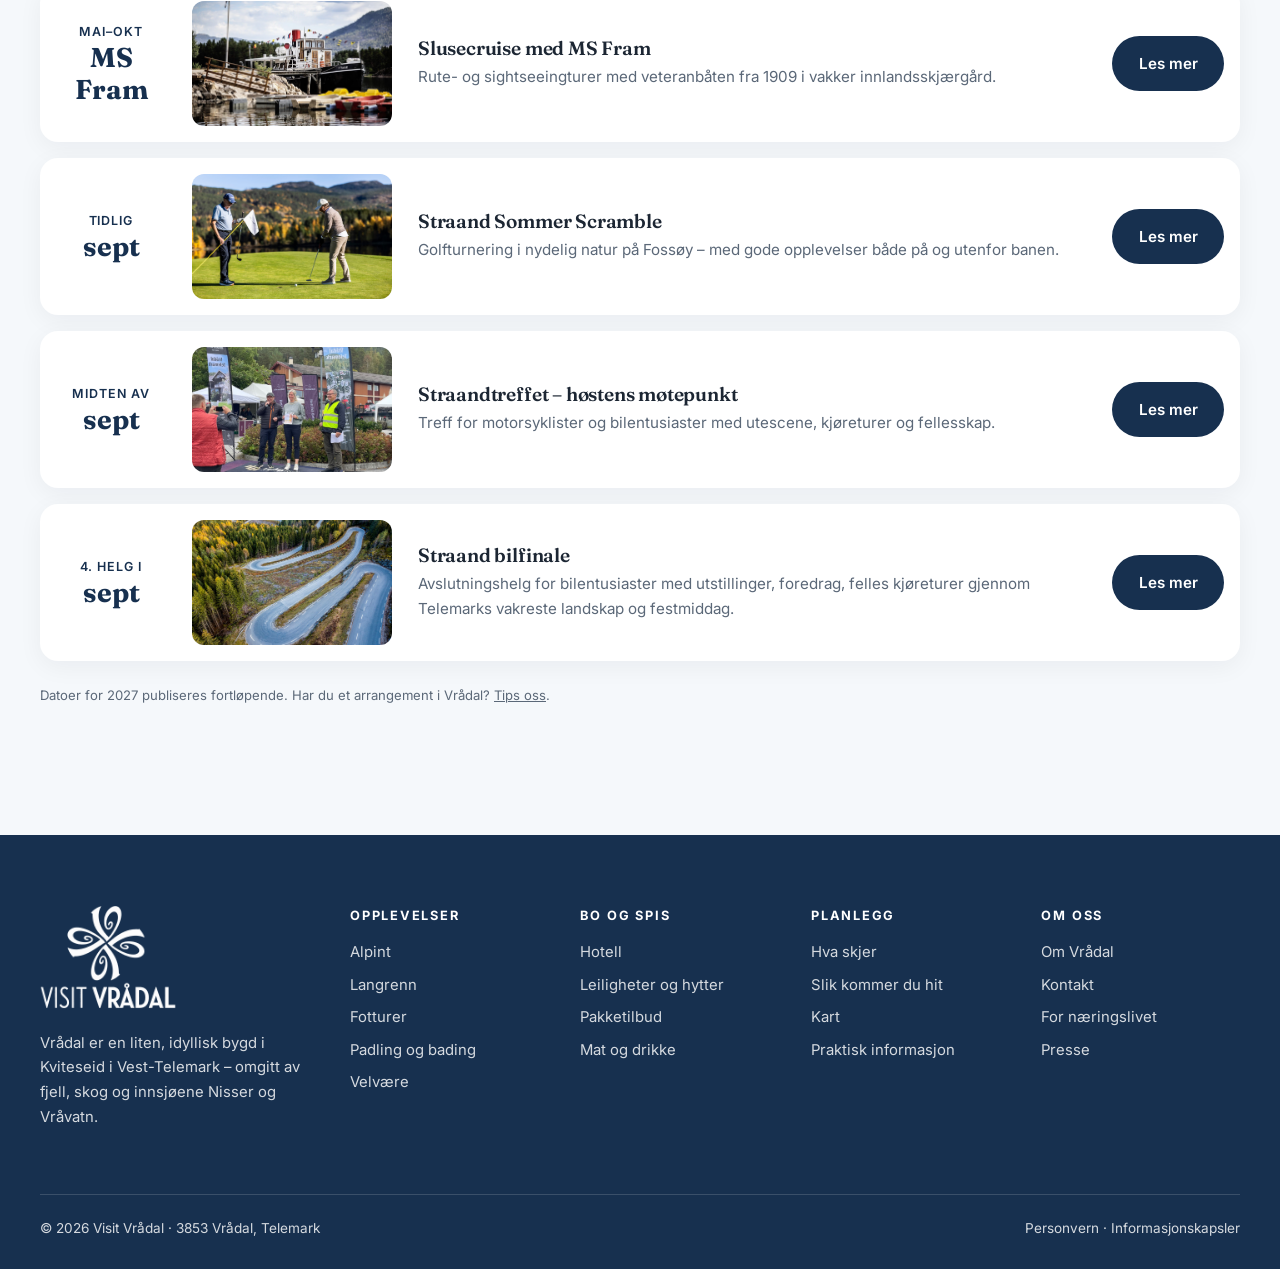
<file: hva-skjer.html>
<!doctype html>
<html lang="nb" data-season="winter">
<head>
  <meta charset="utf-8">
  <meta name="viewport" content="width=device-width, initial-scale=1">
  <meta name="robots" content="noindex, nofollow">
  <title>Hva skjer i Vrådal – arrangementer og kalender | Visit Vrådal</title>
  <meta name="description" content="Julebord, dinnershow, jul og nyttår, stjernekikking, MC-treff, sykkelhelg, golfturnering og bilfinale – se hva som skjer i Vrådal gjennom året.">
  <link rel="preconnect" href="https://fonts.googleapis.com">
  <link rel="preconnect" href="https://fonts.gstatic.com" crossorigin>
  <link href="https://fonts.googleapis.com/css2?family=Fraunces:opsz,wght@9..144,500;9..144,600&family=Inter:wght@400;500;600&display=swap" rel="stylesheet">
  <link rel="stylesheet" href="css/seasons.css">
  <link rel="stylesheet" href="css/style.css">
</head>
<body data-page="aktuelt">

<main>
<section class="page-hero">
  <img class="hero-bg" data-only="winter" src="media/event-show.jpg" alt="">
  <img class="hero-bg" data-only="spring" src="media/var-mc.jpg" alt="" loading="lazy">
  <img class="hero-bg" data-only="summer" src="media/event-straandtreffet-scene.jpg" alt="" loading="lazy">
  <img class="hero-bg" data-only="autumn" src="media/event-straandtreffet.jpg" alt="" loading="lazy">
  <div class="container hero-inner">
    <div class="crumbs"><a href="index.html">Forsiden</a> / Hva skjer</div>
    <h1>Hva skjer i Vrådal</h1>
    <p>Julebord med show, fakkeltog på nyttårsaften, stjernekikking på truger og treff for motorsyklister, syklister og golfere. Her er kalenderen for året som kommer.</p>
  </div>
</section>

<section class="section">
  <div class="container">
    <div class="chips" data-filter-group="#kalender" role="group" aria-label="Filtrer arrangementer">
      <button data-filter="alle" aria-pressed="true">Alle</button>
      <button data-filter="julebord" aria-pressed="false">Julebord og show</button>
      <button data-filter="jul" aria-pressed="false">Jul og nyttår</button>
      <button data-filter="vinter" aria-pressed="false">Vinteraktiviteter</button>
      <button data-filter="motor" aria-pressed="false">MC og bil</button>
      <button data-filter="aktiv" aria-pressed="false">Sykkel og golf</button>
      <button data-filter="sommer" aria-pressed="false">Sommer</button>
    </div>

    <div class="event-list" id="kalender">

      <article class="event-row" data-cat="julebord">
        <div class="date">Nov<b>13–15</b>2026</div>
        <img src="media/mat-festmiddag.jpg" alt="Festdekket langbord" loading="lazy">
        <div><h3>Julebord med Quizgutta</h3><p>Tradisjonsrikt julebord og en kveld spekket med spørsmål, musikk og morro. Samle gjengen og finn ut hvem som sitter på julekunnskapen.</p></div>
        <a class="btn btn-primary" href="#">Les mer</a>
      </article>

      <article class="event-row" data-cat="julebord motor">
        <div class="date">Nov<b>20–22</b>2026</div>
        <img src="media/event-straandtreffet.jpg" alt="Motorsykler på treff" loading="lazy">
        <div><h3>(H)julebord for motorinteresserte</h3><p>Julebord for deg med bensin i blodet, sammen med AMCAR og motorvenner fra hele landet. Akevittsmaking, skapersesjon og levende musikk med Vandringsmenn.</p></div>
        <a class="btn btn-primary" href="#">Les mer</a>
      </article>

      <article class="event-row" data-cat="julebord">
        <div class="date">Lør<b>28. nov</b>2026</div>
        <img src="media/event-show.jpg" alt="Show på scenen" loading="lazy">
        <div><h3>Wallmans On Tour</h3><p>Verdensklasse dinnershow med sang, dans og interaktiv underholdning rett ved bordet – med 3-retters middag og afterparty med DJ. Overnattingen er fullbooket, men det er fortsatt billetter til showet.</p></div>
        <a class="btn btn-primary" href="#">Kjøp billetter</a>
      </article>

      <article class="event-row" data-cat="julebord">
        <div class="date">Des<b>4–6</b>2026</div>
        <img src="media/event-publikum.jpg" alt="Publikum i festsalen" loading="lazy">
        <div><h3>Stemningskaperen – stort julebord med dinnershow</h3><p>En musikalsk opplevelse med fullt fokus på lave skuldre, samspill og feststemning hele kvelden.</p></div>
        <a class="btn btn-primary" href="#">Les mer</a>
      </article>

      <article class="event-row" data-cat="julebord">
        <div class="date">Des<b>11–13</b>2026</div>
        <img src="media/mat-servering.jpg" alt="Servering av julemat" loading="lazy">
        <div><h3>Julebord med stand-up</h3><p>Kombiner et deilig julebord med en latterkveld der tre av Norges morsomste komikere inntar scenen i de historiske lokalene.</p></div>
        <a class="btn btn-primary" href="#">Les mer</a>
      </article>

      <article class="event-row" data-cat="julebord">
        <div class="date">Des<b>18–20</b>2026</div>
        <img src="media/event-konsert.jpg" alt="Band på scenen" loading="lazy">
        <div><h3>Julebord og konsert med E-76</h3><p>Årets siste julebordshelg byr på livekonsert med E-76 – den perfekte avslutningen på førjulstiden.</p></div>
        <a class="btn btn-primary" href="#">Les mer</a>
      </article>

      <article class="event-row" data-cat="jul">
        <div class="date">Tor<b>24. des</b>Julaften</div>
        <img src="media/jul-stue.jpg" alt="Julepyntet stue" loading="lazy">
        <div><h3>Julaften i Vrådal</h3><p>Julegudstjeneste i Vrådal kyrkje, fakkeltog til Nisseland med julegløgg kl. 15, og om kvelden juleaperitiff, tradisjonsrik julemiddag og besøk av julenissen.</p></div>
        <a class="btn btn-primary" href="#">Se programmet</a>
      </article>

      <article class="event-row" data-cat="jul">
        <div class="date">Tor<b>31. des</b>Nyttårsaften</div>
        <img src="media/jul-julemarked.jpg" alt="Juletre og folk i Vrådal sentrum" loading="lazy">
        <div><h3>Fakkeltog og fyrverkeri</h3><p>Kl. 16.45 går fakkeltoget til Vrådal sentrum, der varden tennes. Gløgg, fyrverkeri og isbading for de modige – før festmiddag og levende musikk.</p></div>
        <a class="btn btn-primary" href="#">Se programmet</a>
      </article>

      <article class="event-row" data-cat="vinter">
        <div class="date">Onsdager<b>Uke 3</b>til påske</div>
        <img src="media/vinter-stjernehimmel.jpg" alt="Stjernehimmel over Vrådal" loading="lazy">
        <div><h3>Stjernekikking på truger</h3><p>Kveldstur i snøen kl. 20.30 med fortellinger om stjernehimmelen fra norrøn tid til i dag – med gløgg eller kakao. 295 kr per person.</p></div>
        <a class="btn btn-primary" href="opplevelser.html#stjernekikking">Les mer</a>
      </article>

      <article class="event-row" data-cat="vinter">
        <div class="date">Påsken<b>2027</b></div>
        <img src="media/vinter-barn-ski.jpg" alt="Barn på ski" loading="lazy">
        <div><h3>Familiepåske og barneskirenn</h3><p>Påskestemning med alpint og langrenn, barneskirenn, hjemmelaget mat og kos i de historiske salongene.</p></div>
        <a class="btn btn-primary" href="#">Les mer</a>
      </article>

      <article class="event-row" data-cat="motor">
        <div class="date">Hvert år<b>1. mai</b></div>
        <img src="media/var-mc.jpg" alt="Motorsykler ved hotellet" loading="lazy">
        <div><h3>MC-vårslippet og driveout</h3><p>Den tradisjonsrike starten på MC-sesongen i Vestfold og Telemark. Takterrassen fylles av skinnende klassikere og motorsykler fra hele landet.</p></div>
        <a class="btn btn-primary" href="#">Les mer</a>
      </article>

      <article class="event-row" data-cat="motor">
        <div class="date">Mai<b>2027</b></div>
        <img src="media/sommer-mc.jpg" alt="Motorsyklist på landeveien" loading="lazy">
        <div><h3>Førerutvikling for motorsyklister</h3><p>Kjøregårdsøvelser på asfalt og grus – en trygg og lærerik sesongstart for både nye og erfarne førere.</p></div>
        <a class="btn btn-primary" href="#">Les mer</a>
      </article>

      <article class="event-row" data-cat="aktiv">
        <div class="date">Mai/juni<b>2027</b></div>
        <img src="media/var-watt-treffet.jpg" alt="Sykkeltreff" loading="lazy">
        <div><h3>Straand Watt-treffet</h3><p>En sykkelhelg utenom det vanlige: utstillere, prøvesykling og guidede turer i flott natur rundt Vrådal.</p></div>
        <a class="btn btn-primary" href="#">Les mer</a>
      </article>

      <article class="event-row" data-cat="sommer">
        <div class="date">Fra ca.<b>23. juni</b></div>
        <img src="media/sommer-strand.jpg" alt="Badestrand ved Nisser" loading="lazy">
        <div><h3>Strandbaren åpner</h3><p>Bad og sol på stranden, SUP, pedalbåt, kajakk og trampoline – og is, mat og drikke ved vannkanten fram til ca. 20. august.</p></div>
        <a class="btn btn-primary" href="mat-og-drikke.html#barer">Les mer</a>
      </article>

      <article class="event-row" data-cat="sommer">
        <div class="date">Mai–okt<b>MS Fram</b></div>
        <img src="media/mat-ms-fram.jpg" alt="Veteranbåten MS Fram" loading="lazy">
        <div><h3>Slusecruise med MS Fram</h3><p>Rute- og sightseeingturer med veteranbåten fra 1909 i vakker innlandsskjærgård.</p></div>
        <a class="btn btn-primary" href="opplevelser.html#padling">Les mer</a>
      </article>

      <article class="event-row" data-cat="aktiv sommer">
        <div class="date">Tidlig<b>sept</b></div>
        <img src="media/host-golf.jpg" alt="Golf på Fossøy" loading="lazy">
        <div><h3>Straand Sommer Scramble</h3><p>Golfturnering i nydelig natur på Fossøy – med gode opplevelser både på og utenfor banen.</p></div>
        <a class="btn btn-primary" href="#">Les mer</a>
      </article>

      <article class="event-row" data-cat="motor">
        <div class="date">Midten av<b>sept</b></div>
        <img src="media/event-straandtreffet-scene.jpg" alt="Utescene under Straandtreffet" loading="lazy">
        <div><h3>Straandtreffet – høstens møtepunkt</h3><p>Treff for motorsyklister og bilentusiaster med utescene, kjøreturer og fellesskap.</p></div>
        <a class="btn btn-primary" href="#">Les mer</a>
      </article>

      <article class="event-row" data-cat="motor">
        <div class="date">4. helg i<b>sept</b></div>
        <img src="media/host-hubriding.jpg" alt="Svingete fjellvei" loading="lazy">
        <div><h3>Straand bilfinale</h3><p>Avslutningshelg for bilentusiaster med utstillinger, foredrag, felles kjøreturer gjennom Telemarks vakreste landskap og festmiddag.</p></div>
        <a class="btn btn-primary" href="#">Les mer</a>
      </article>

    </div>
    <p class="note" style="margin-top:24px">Datoer for 2027 publiseres fortløpende. Har du et arrangement i Vrådal? <a href="#">Tips oss</a>.</p>
  </div>
</section>
</main>

<script src="js/main.js"></script>
</body>
</html>
</file>
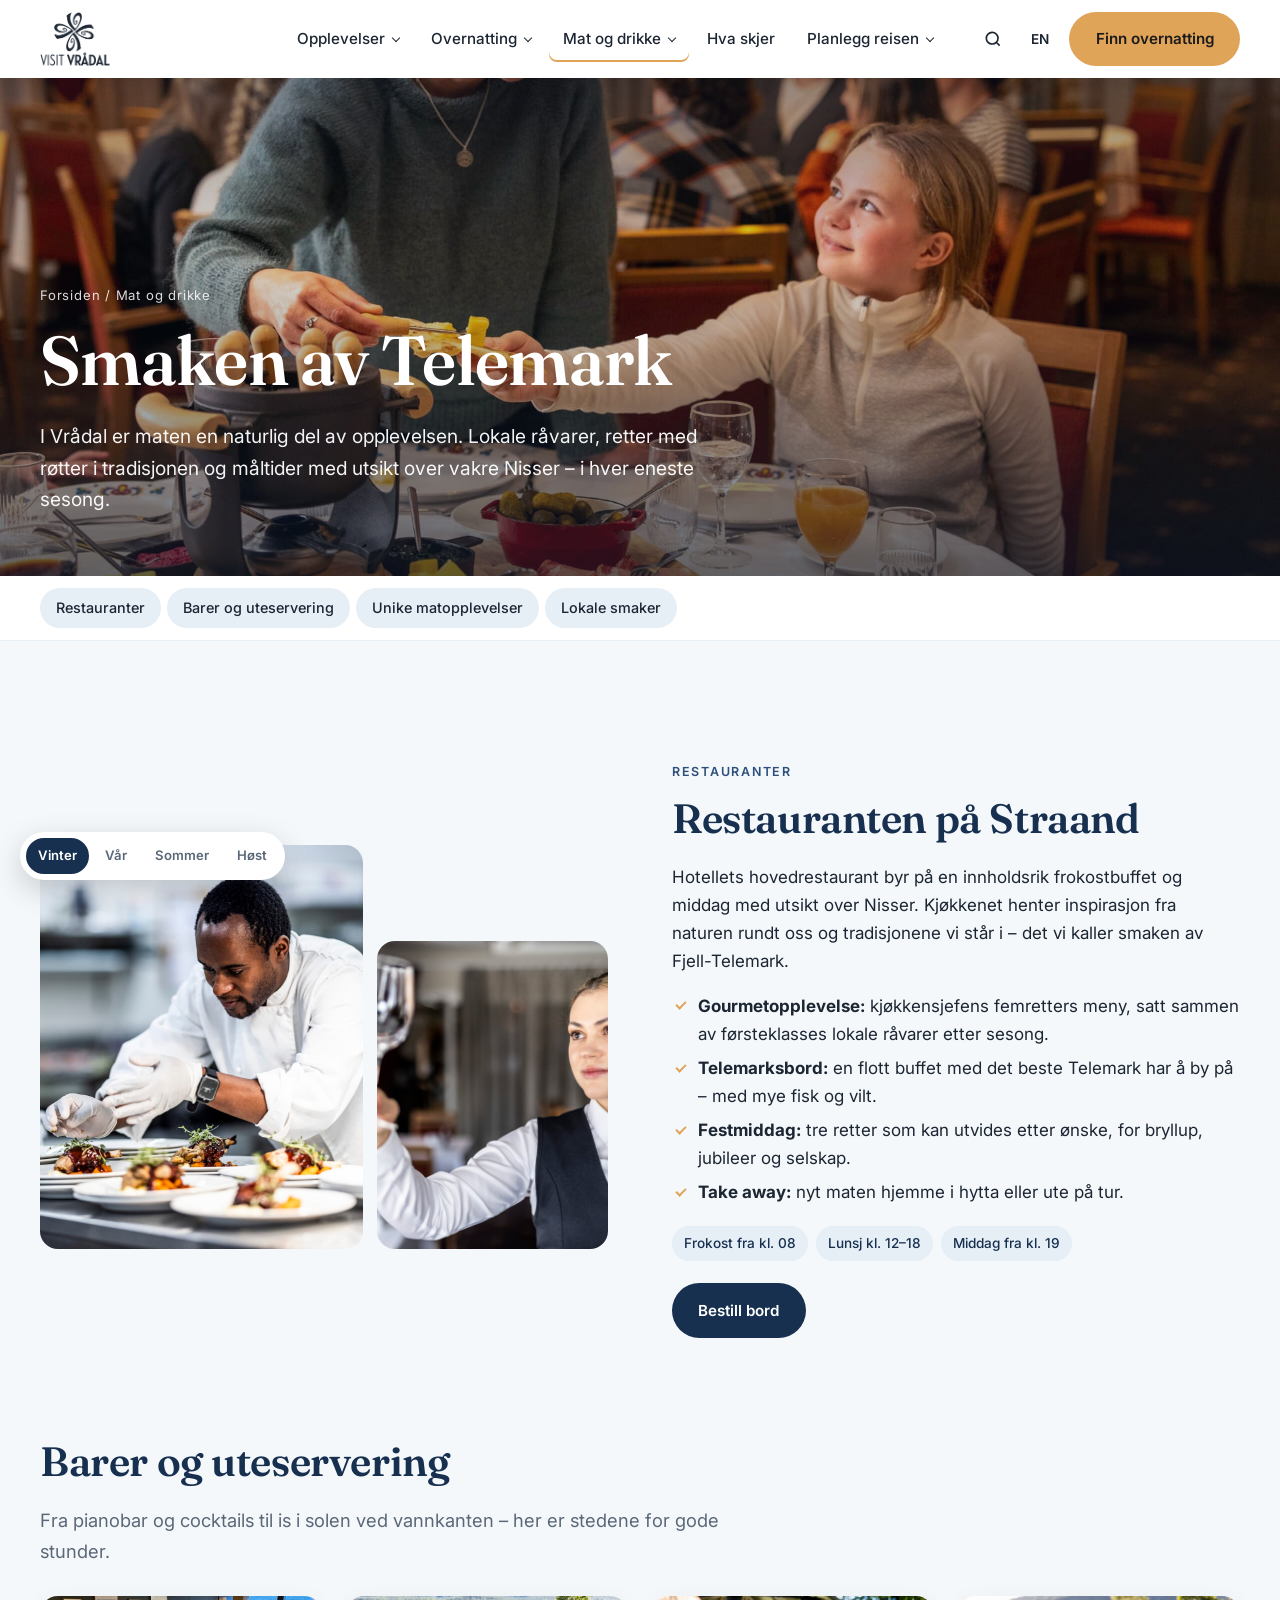
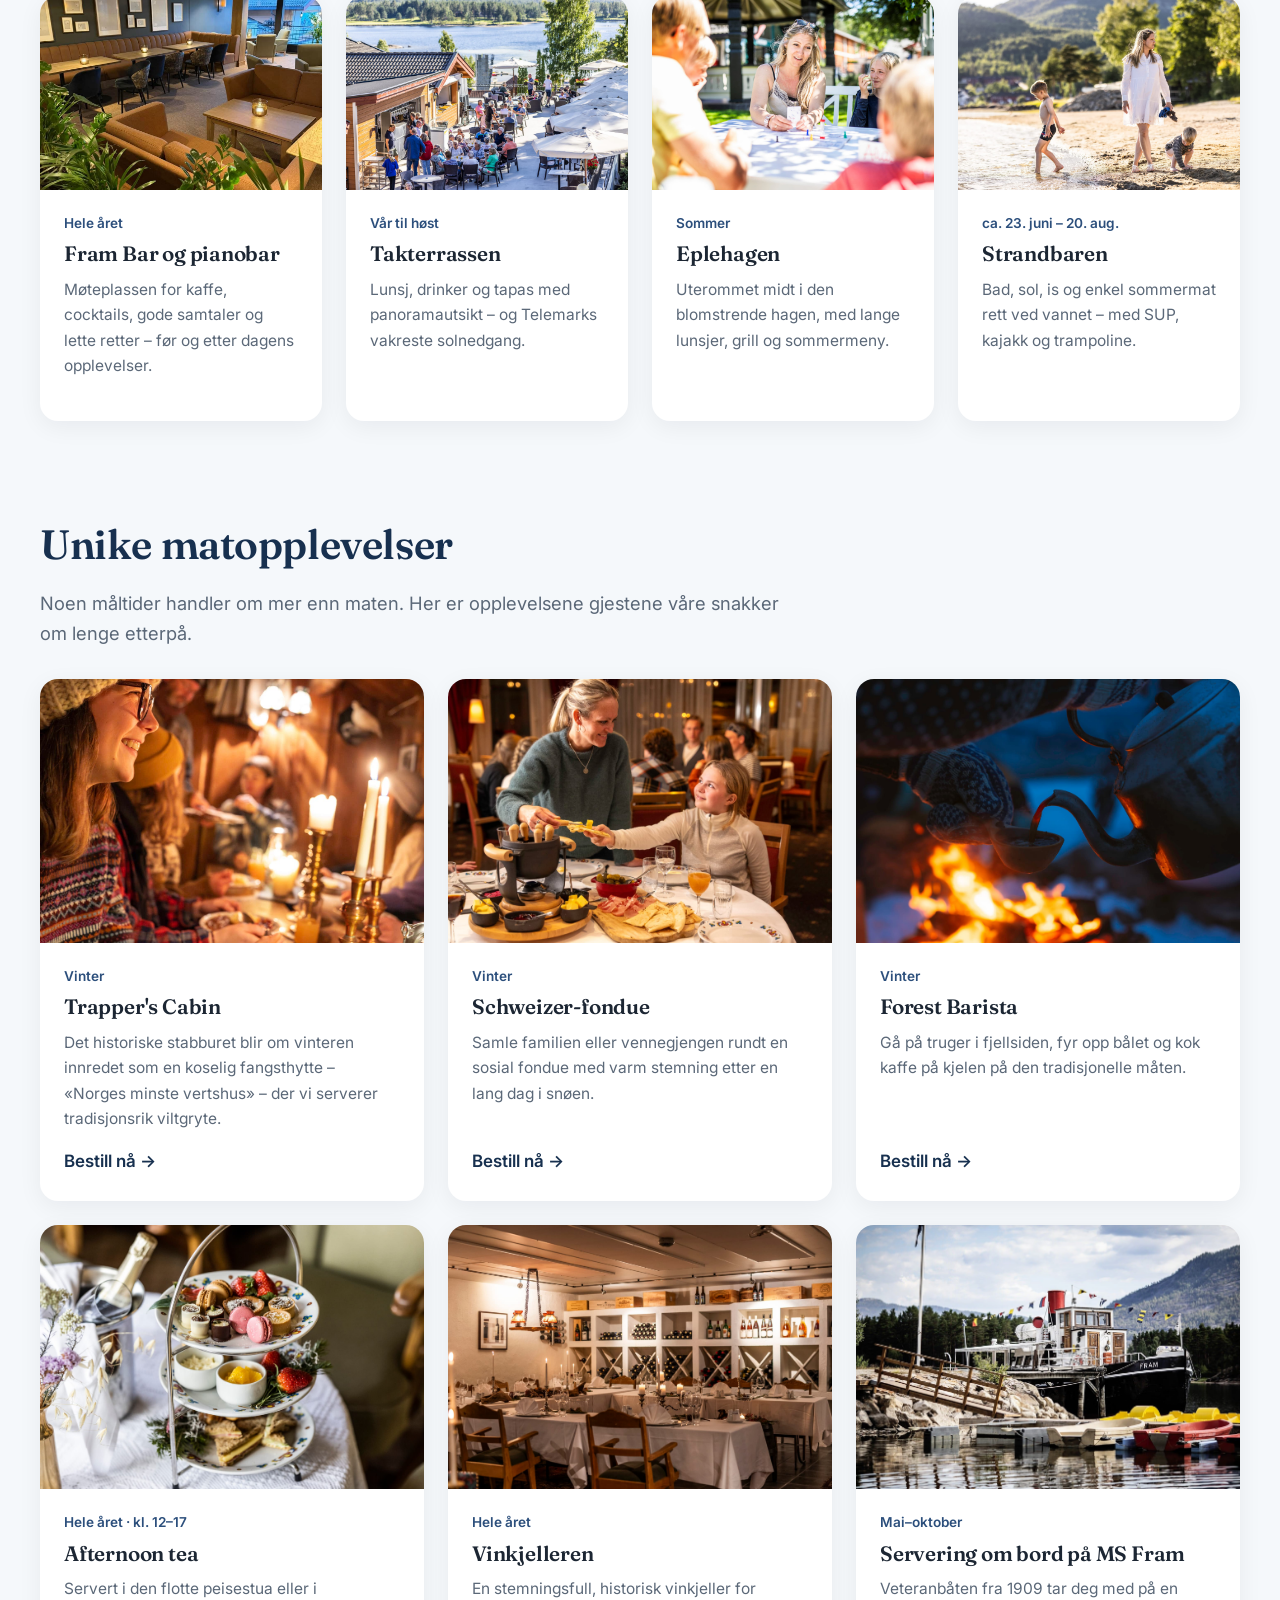
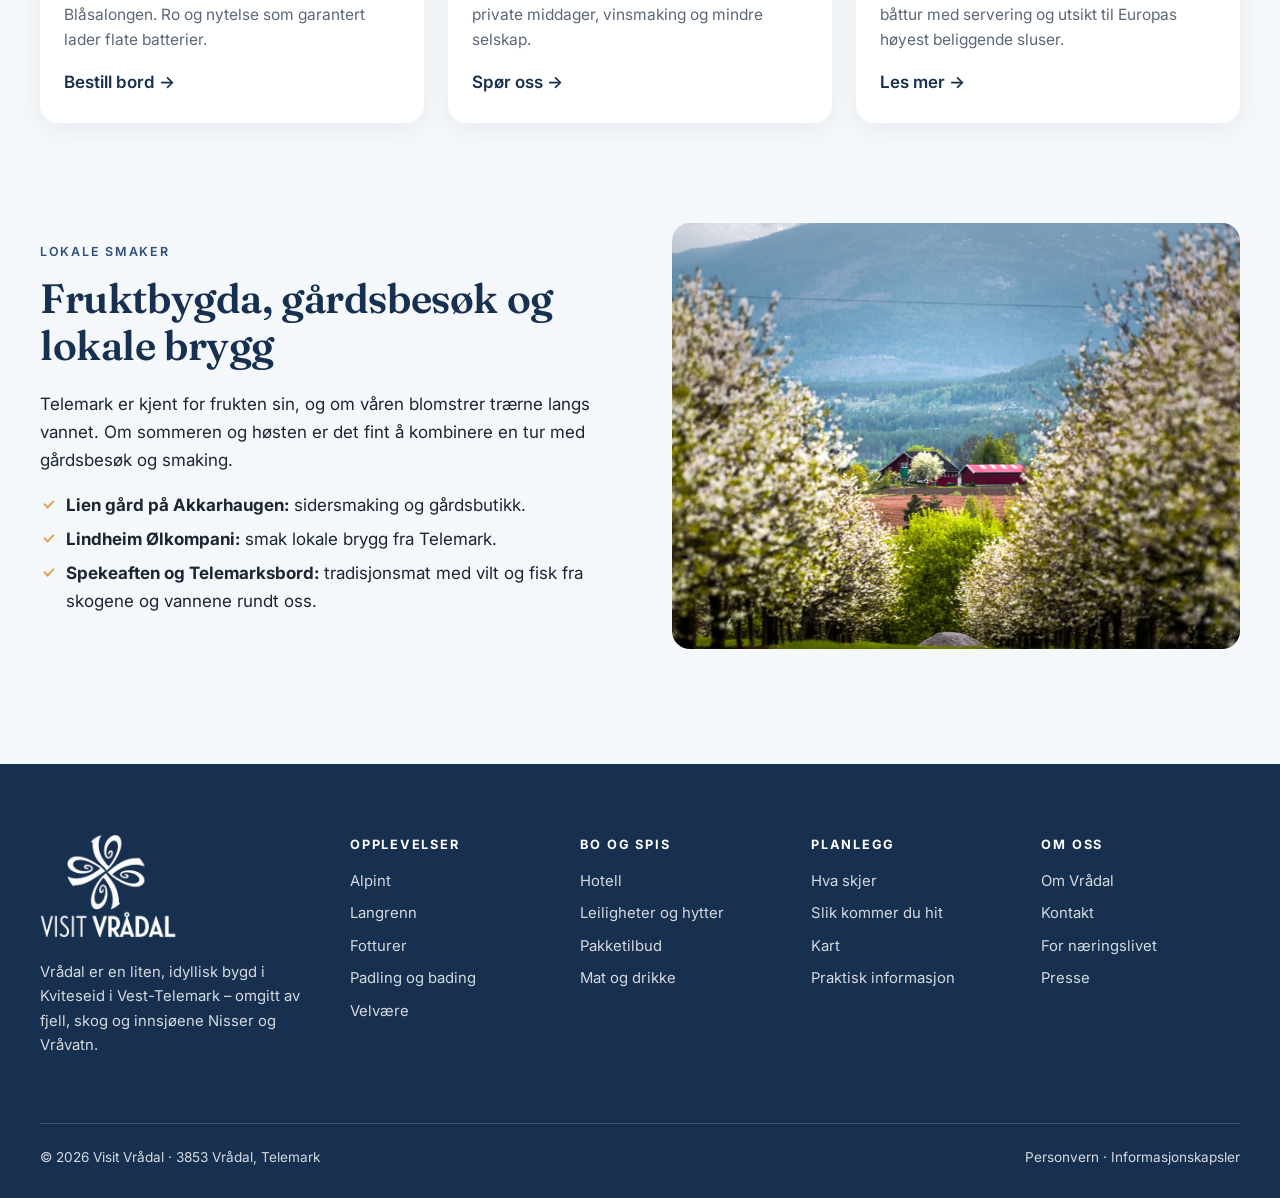
<file: mat-og-drikke.html>
<!doctype html>
<html lang="nb" data-season="winter">
<head>
  <meta charset="utf-8">
  <meta name="viewport" content="width=device-width, initial-scale=1">
  <meta name="robots" content="noindex, nofollow">
  <title>Mat og drikke i Vrådal – smaken av Telemark | Visit Vrådal</title>
  <meta name="description" content="Restauranter, barer, takterrasse og strandbar i Vrådal. Opplev smaken av Telemark med lokale råvarer, afternoon tea, fondue, viltgryte i stabburet og slusecruise med servering.">
  <link rel="preconnect" href="https://fonts.googleapis.com">
  <link rel="preconnect" href="https://fonts.gstatic.com" crossorigin>
  <link href="https://fonts.googleapis.com/css2?family=Fraunces:opsz,wght@9..144,500;9..144,600&family=Inter:wght@400;500;600&display=swap" rel="stylesheet">
  <link rel="stylesheet" href="css/seasons.css">
  <link rel="stylesheet" href="css/style.css">
</head>
<body data-page="mat">

<main>
<section class="page-hero">
  <img class="hero-bg" data-only="winter" src="media/vinter-fondue.jpg" alt="">
  <img class="hero-bg" data-only="spring" src="media/mat-afternoon-tea.jpg" alt="" loading="lazy">
  <img class="hero-bg" data-only="summer" src="media/sommer-takterrasse.jpg" alt="" loading="lazy">
  <img class="hero-bg" data-only="autumn" src="media/mat-telemarksbord.jpg" alt="" loading="lazy">
  <div class="container hero-inner">
    <div class="crumbs"><a href="index.html">Forsiden</a> / Mat og drikke</div>
    <h1>Smaken av Telemark</h1>
    <p>I Vrådal er maten en naturlig del av opplevelsen. Lokale råvarer, retter med røtter i tradisjonen og måltider med utsikt over vakre Nisser – i hver eneste sesong.</p>
  </div>
</section>

<nav class="subnav" aria-label="Snarveier på siden">
  <div class="container">
    <ul>
      <li><a href="#restauranter">Restauranter</a></li>
      <li><a href="#barer">Barer og uteservering</a></li>
      <li><a href="#matopplevelser">Unike matopplevelser</a></li>
      <li><a href="#lokale-smaker">Lokale smaker</a></li>
    </ul>
  </div>
</nav>

<section class="section">
  <div class="container">

    <div class="block split" id="restauranter">
      <div class="duo">
        <img src="media/mat-anretning.jpg" alt="Kokk som anretter en rett">
        <img src="media/mat-vin.jpg" alt="Servitør som skjenker vin">
      </div>
      <div>
        <span class="eyebrow">Restauranter</span>
        <h2>Restauranten på Straand</h2>
        <p>Hotellets hovedrestaurant byr på en innholdsrik frokostbuffet og middag med utsikt over Nisser. Kjøkkenet henter inspirasjon fra naturen rundt oss og tradisjonene vi står i – det vi kaller smaken av Fjell-Telemark.</p>
        <ul class="checks">
          <li><b>Gourmetopplevelse:</b> kjøkkensjefens femretters meny, satt sammen av førsteklasses lokale råvarer etter sesong.</li>
          <li><b>Telemarksbord:</b> en flott buffet med det beste Telemark har å by på – med mye fisk og vilt.</li>
          <li><b>Festmiddag:</b> tre retter som kan utvides etter ønske, for bryllup, jubileer og selskap.</li>
          <li><b>Take away:</b> nyt maten hjemme i hytta eller ute på tur.</li>
        </ul>
        <ul class="facts"><li>Frokost fra kl. 08</li><li>Lunsj kl. 12–18</li><li>Middag fra kl. 19</li></ul>
        <a class="btn btn-primary" href="#">Bestill bord</a>
      </div>
    </div>

    <div class="block" id="barer">
      <h2>Barer og uteservering</h2>
      <p class="lead" style="margin-bottom:30px">Fra pianobar og cocktails til is i solen ved vannkanten – her er stedene for gode stunder.</p>
      <div class="cards four">
        <article class="card"><img src="media/mat-pianobar.jpg" alt="Fram Bar" loading="lazy"><div class="card-body"><span class="meta">Hele året</span><h3>Fram Bar og pianobar</h3><p>Møteplassen for kaffe, cocktails, gode samtaler og lette retter – før og etter dagens opplevelser.</p></div></article>
        <article class="card"><img src="media/sommer-takterrasse.jpg" alt="Takterrassen" loading="lazy"><div class="card-body"><span class="meta">Vår til høst</span><h3>Takterrassen</h3><p>Lunsj, drinker og tapas med panoramautsikt – og Telemarks vakreste solnedgang.</p></div></article>
        <article class="card"><img src="media/sommer-eplehagen.jpg" alt="Eplehagen" loading="lazy"><div class="card-body"><span class="meta">Sommer</span><h3>Eplehagen</h3><p>Uterommet midt i den blomstrende hagen, med lange lunsjer, grill og sommermeny.</p></div></article>
        <article class="card"><img src="media/sommer-strand.jpg" alt="Strandbaren ved Nisser" loading="lazy"><div class="card-body"><span class="meta">ca. 23. juni – 20. aug.</span><h3>Strandbaren</h3><p>Bad, sol, is og enkel sommermat rett ved vannet – med SUP, kajakk og trampoline.</p></div></article>
      </div>
    </div>

    <div class="block" id="matopplevelser">
      <h2>Unike matopplevelser</h2>
      <p class="lead" style="margin-bottom:30px">Noen måltider handler om mer enn maten. Her er opplevelsene gjestene våre snakker om lenge etterpå.</p>
      <div class="cards">
        <article class="card" data-only="winter"><img src="media/vinter-trappers-cabin.jpg" alt="Trapper's Cabin i levende lys"><div class="card-body"><span class="meta">Vinter</span><h3>Trapper's Cabin</h3><p>Det historiske stabburet blir om vinteren innredet som en koselig fangsthytte – «Norges minste vertshus» – der vi serverer tradisjonsrik viltgryte.</p><a class="link-arrow" href="#">Bestill nå</a></div></article>
        <article class="card" data-only="winter"><img src="media/vinter-fondue.jpg" alt="Fondue"><div class="card-body"><span class="meta">Vinter</span><h3>Schweizer-fondue</h3><p>Samle familien eller vennegjengen rundt en sosial fondue med varm stemning etter en lang dag i snøen.</p><a class="link-arrow" href="#">Bestill nå</a></div></article>
        <article class="card" data-only="winter"><img src="media/vinter-balkaffe.jpg" alt="Bålkaffe"><div class="card-body"><span class="meta">Vinter</span><h3>Forest Barista</h3><p>Gå på truger i fjellsiden, fyr opp bålet og kok kaffe på kjelen på den tradisjonelle måten.</p><a class="link-arrow" href="#">Bestill nå</a></div></article>
        <article class="card"><img src="media/mat-afternoon-tea.jpg" alt="Afternoon tea" loading="lazy"><div class="card-body"><span class="meta">Hele året · kl. 12–17</span><h3>Afternoon tea</h3><p>Servert i den flotte peisestua eller i Blåsalongen. Ro og nytelse som garantert lader flate batterier.</p><a class="link-arrow" href="#">Bestill bord</a></div></article>
        <article class="card"><img src="media/mat-vinkjeller.jpg" alt="Vinkjelleren" loading="lazy"><div class="card-body"><span class="meta">Hele året</span><h3>Vinkjelleren</h3><p>En stemningsfull, historisk vinkjeller for private middager, vinsmaking og mindre selskap.</p><a class="link-arrow" href="#">Spør oss</a></div></article>
        <article class="card"><img src="media/mat-ms-fram.jpg" alt="MS Fram" loading="lazy"><div class="card-body"><span class="meta">Mai–oktober</span><h3>Servering om bord på MS Fram</h3><p>Veteranbåten fra 1909 tar deg med på en båttur med servering og utsikt til Europas høyest beliggende sluser.</p><a class="link-arrow" href="#">Les mer</a></div></article>
        <article class="card" data-only="spring summer autumn"><img src="media/mat-cocktail.jpg" alt="Bartender som lager cocktail" loading="lazy"><div class="card-body"><span class="meta">Selskap</span><h3>Aperitiff med historiefortelling</h3><p>Vertskapet forteller historien om Straand og Vrådal – helt tilbake til skysstasjonen i 1864.</p><a class="link-arrow" href="#">Spør oss</a></div></article>
      </div>
    </div>

    <div class="block split reverse" id="lokale-smaker">
      <img src="media/var-frukttraer.jpg" alt="Blomstrende frukttrær i Telemark" loading="lazy">
      <div>
        <span class="eyebrow">Lokale smaker</span>
        <h2>Fruktbygda, gårdsbesøk og lokale brygg</h2>
        <p>Telemark er kjent for frukten sin, og om våren blomstrer trærne langs vannet. Om sommeren og høsten er det fint å kombinere en tur med gårdsbesøk og smaking.</p>
        <ul class="checks">
          <li><b>Lien gård på Akkarhaugen:</b> sidersmaking og gårdsbutikk.</li>
          <li><b>Lindheim Ølkompani:</b> smak lokale brygg fra Telemark.</li>
          <li><b>Spekeaften og Telemarksbord:</b> tradisjonsmat med vilt og fisk fra skogene og vannene rundt oss.</li>
        </ul>
      </div>
    </div>

  </div>
</section>
</main>

<script src="js/main.js"></script>
</body>
</html>
</file>
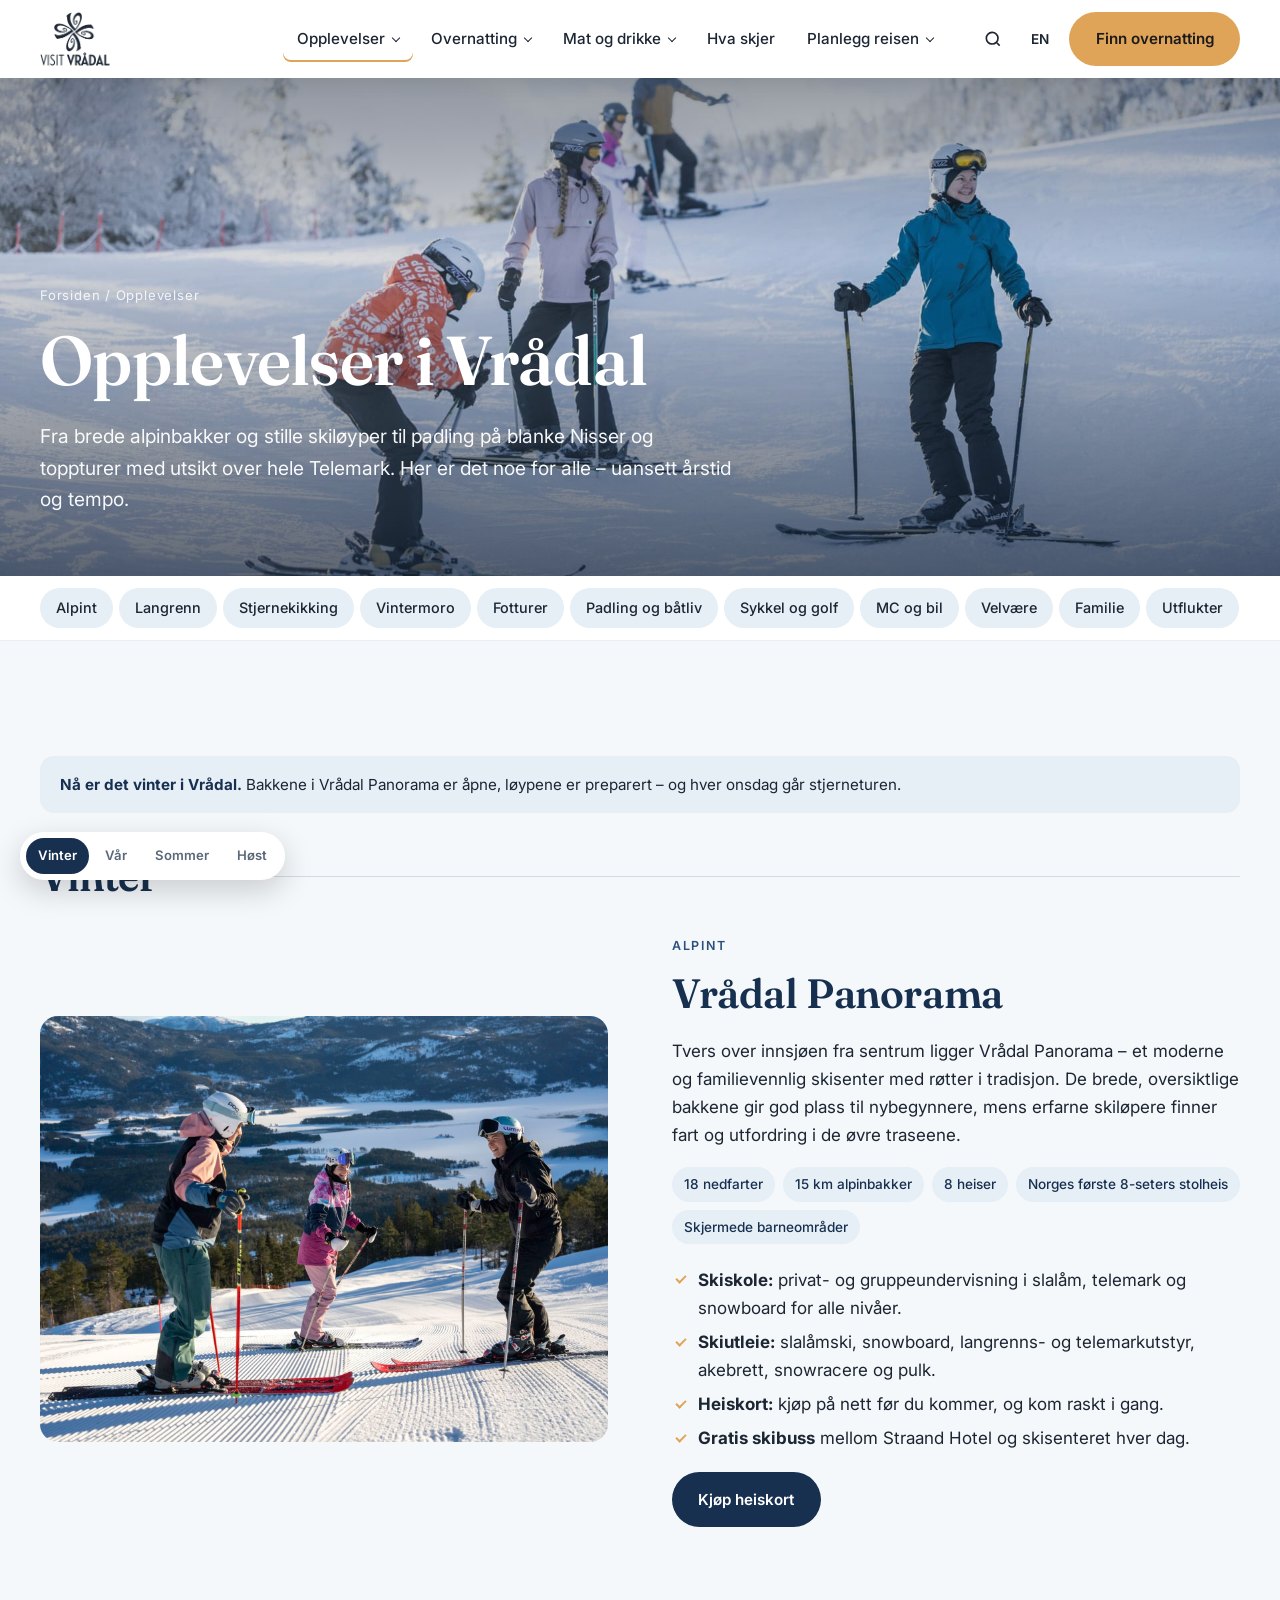
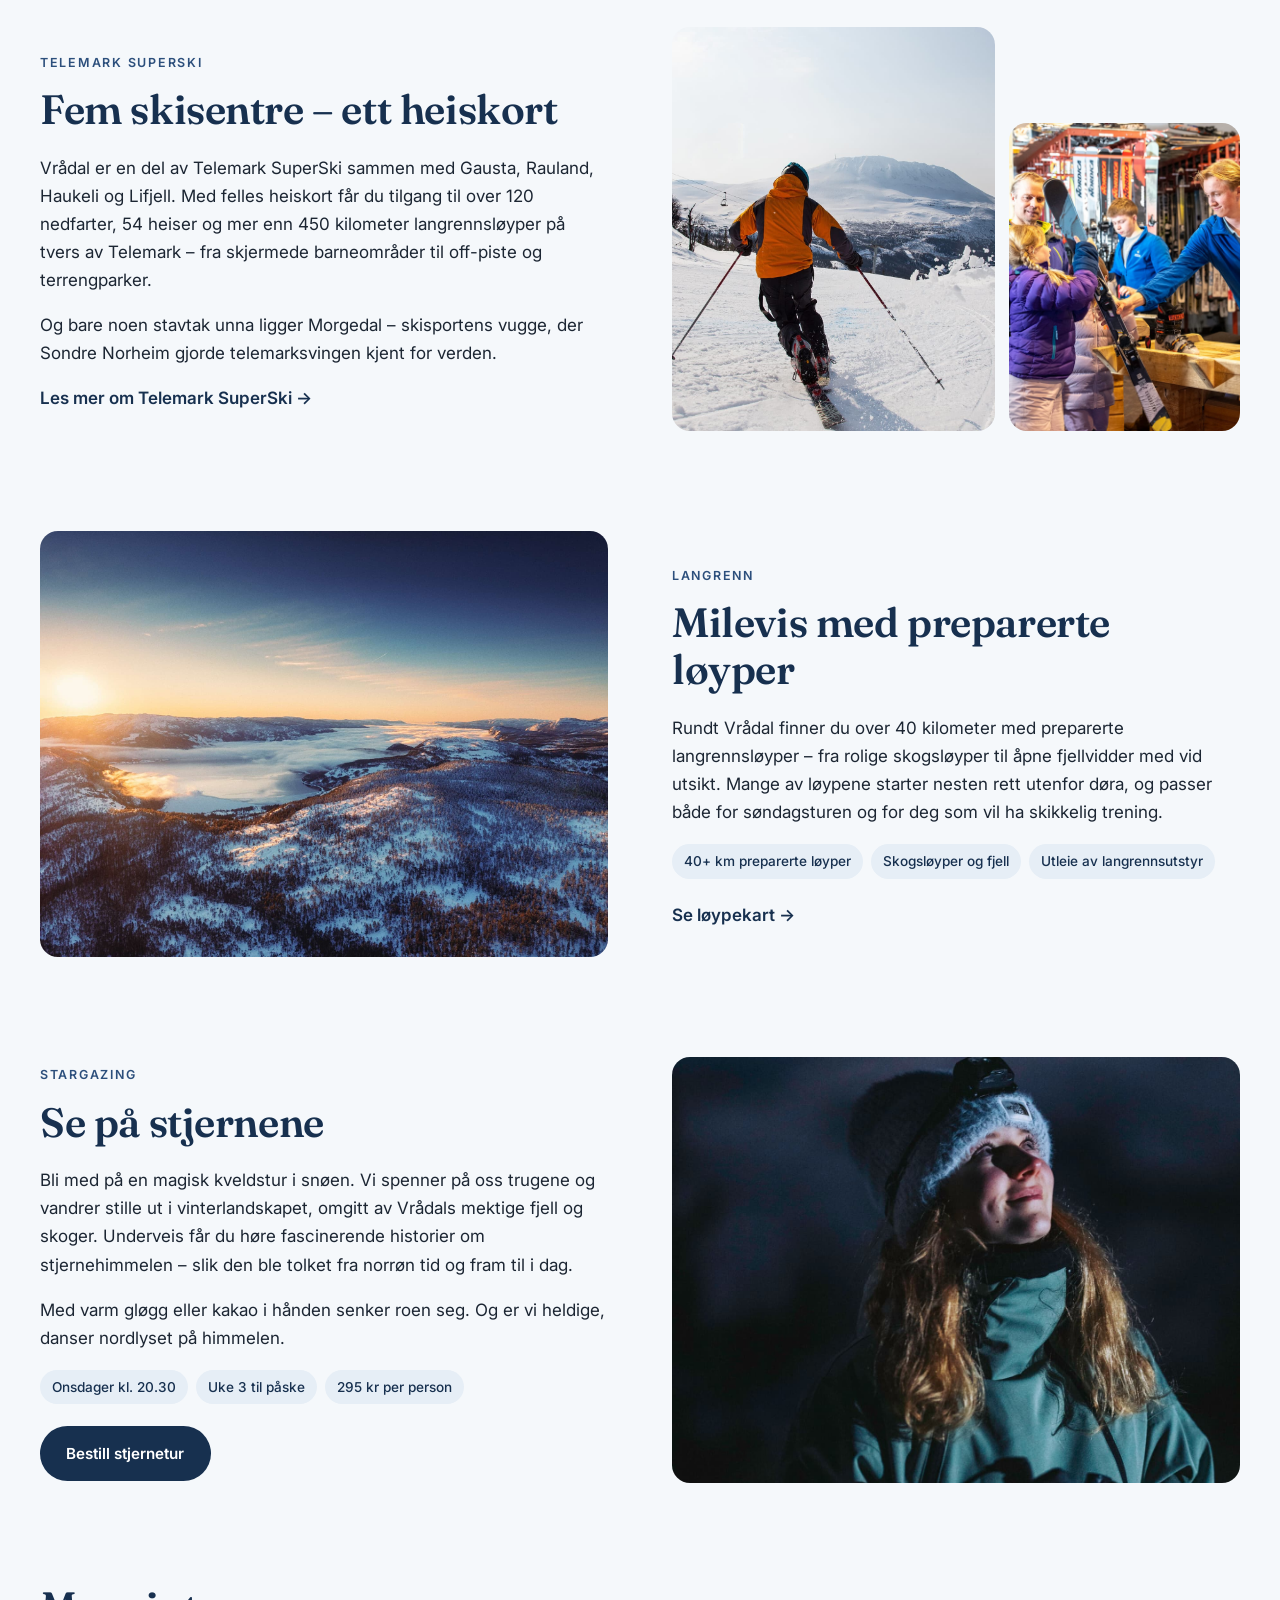
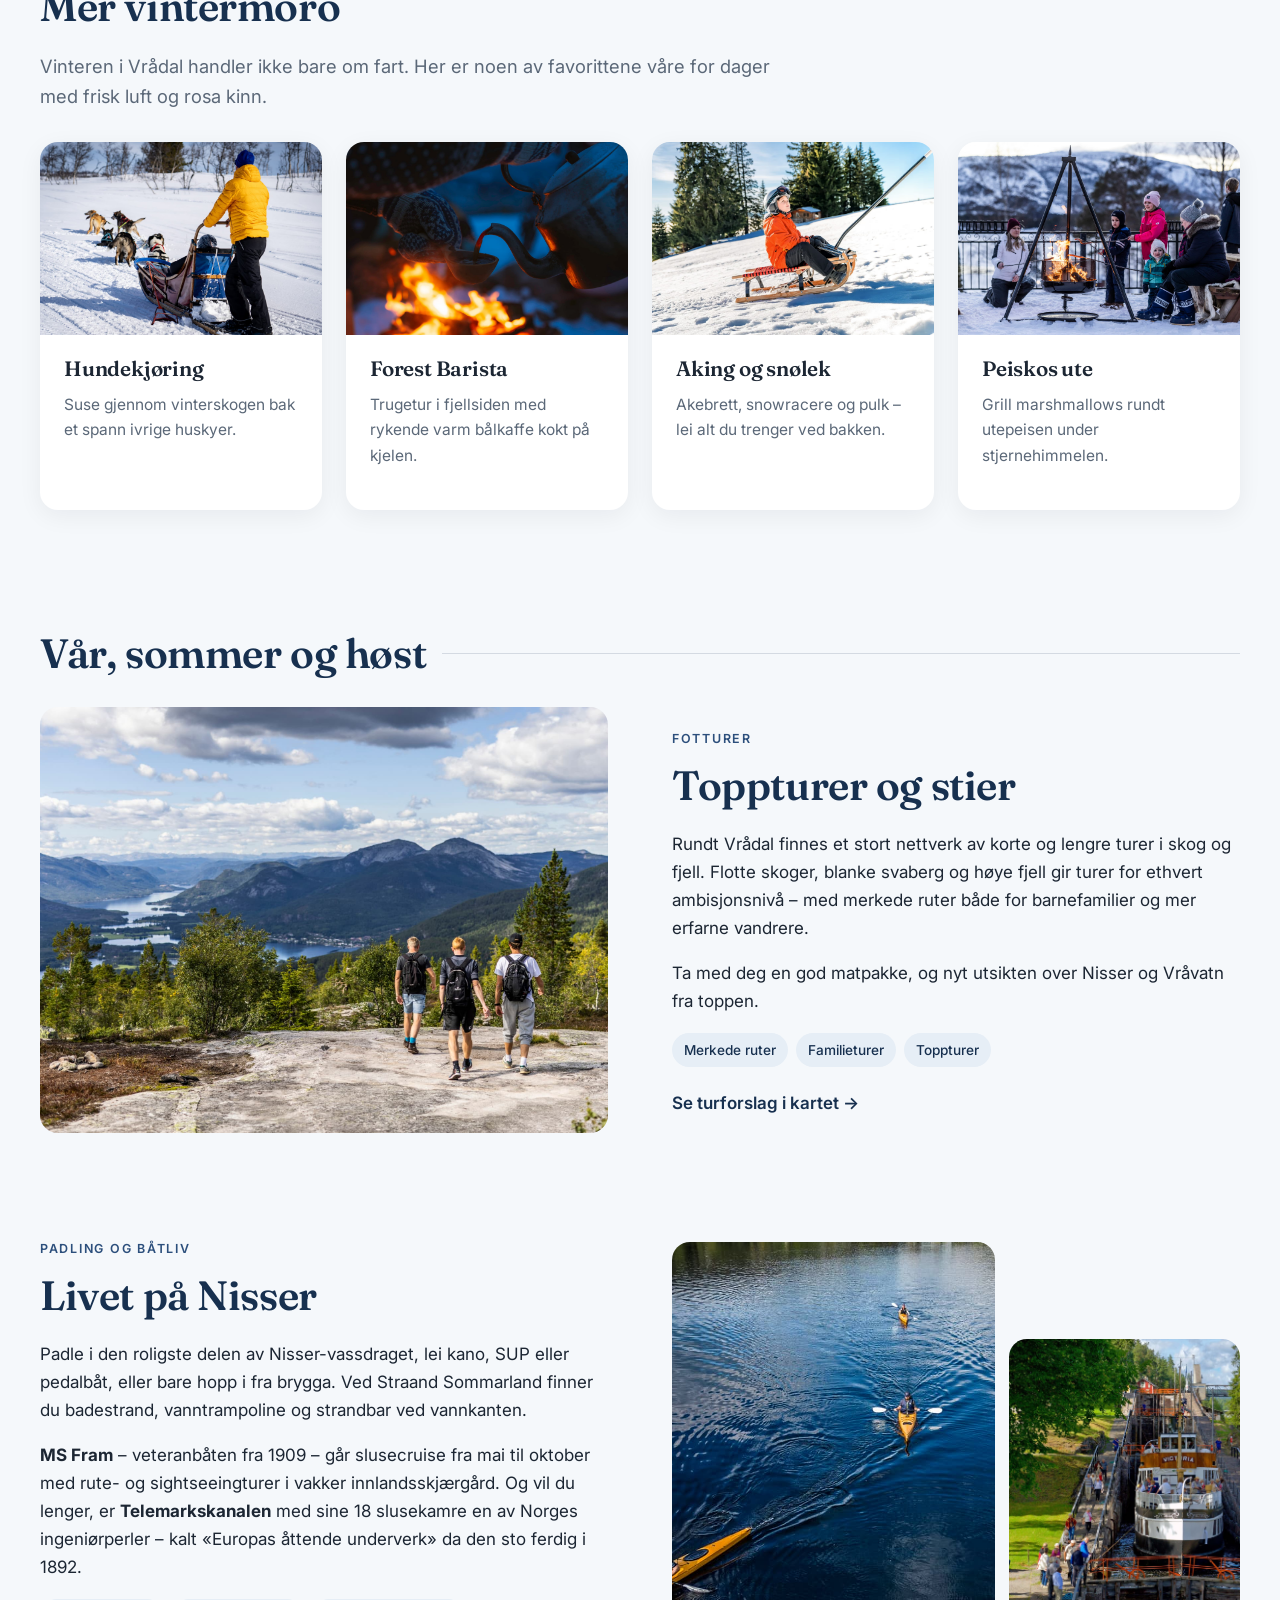
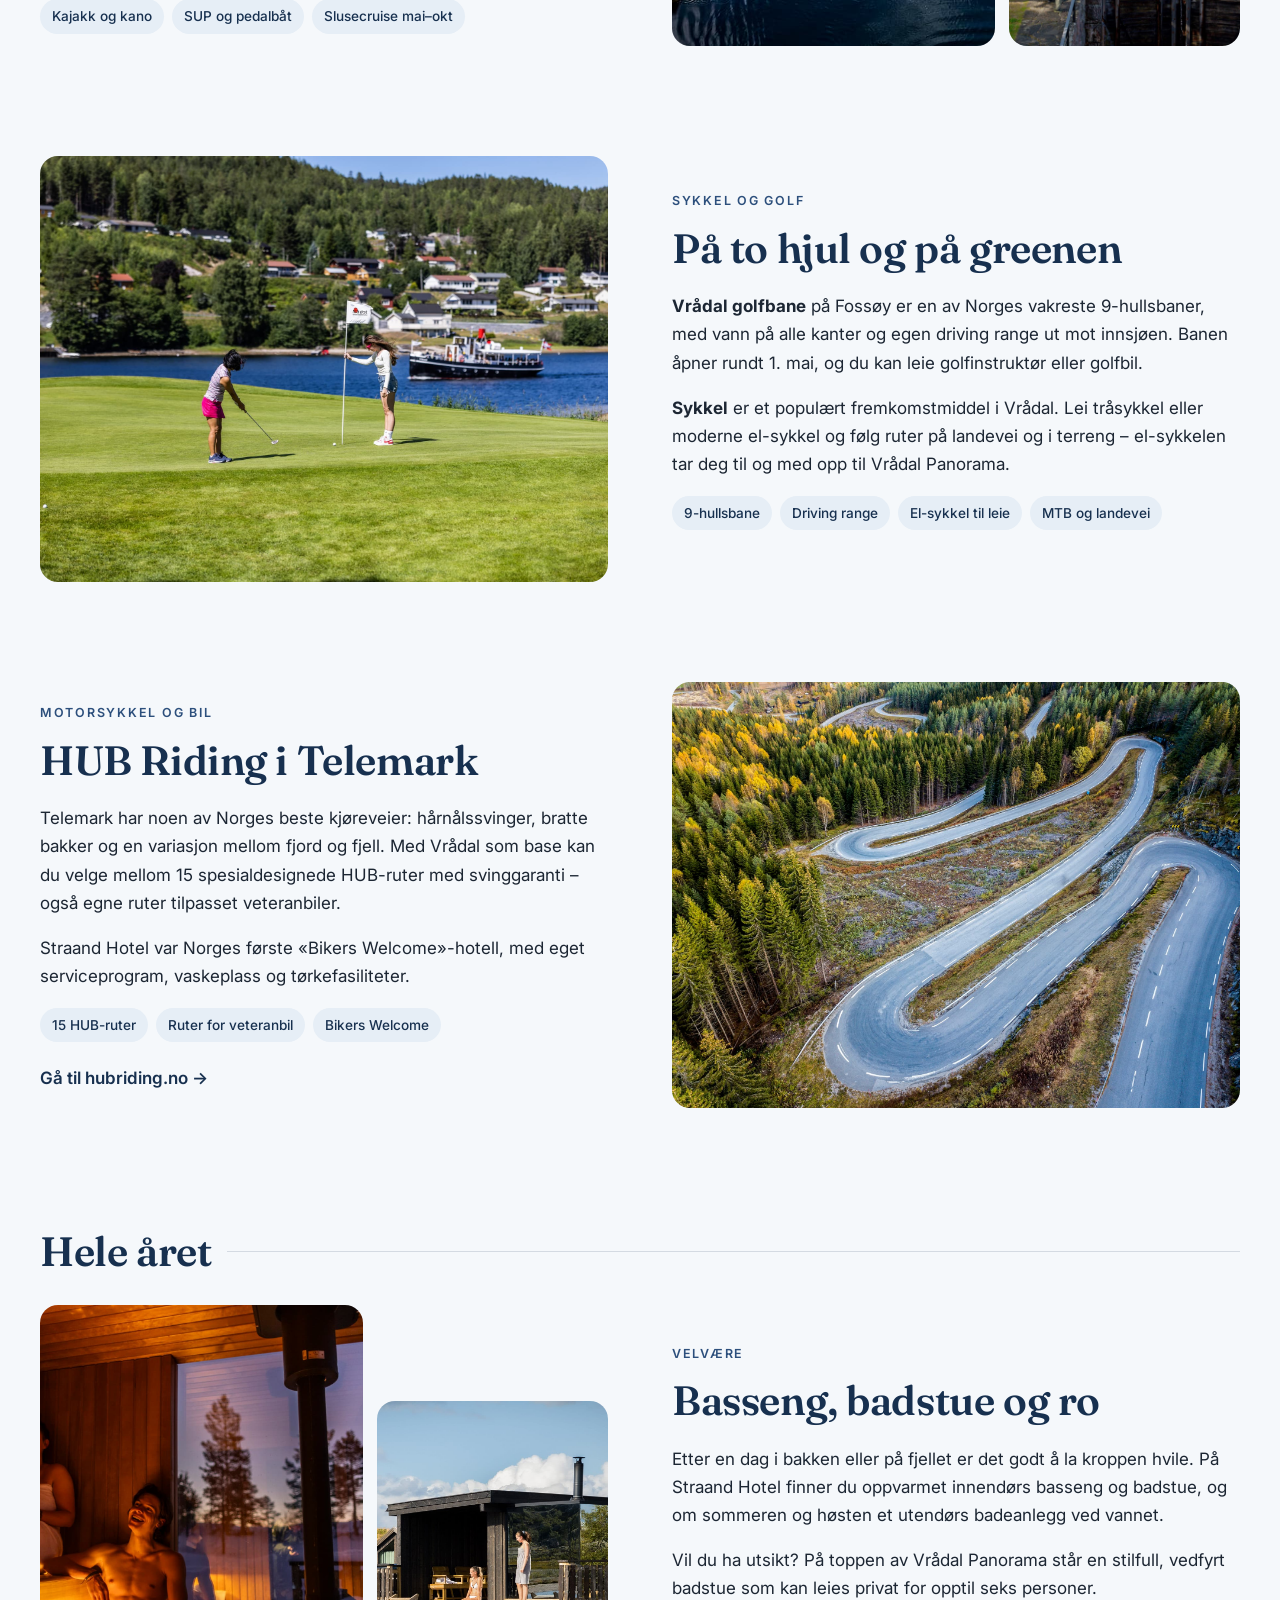
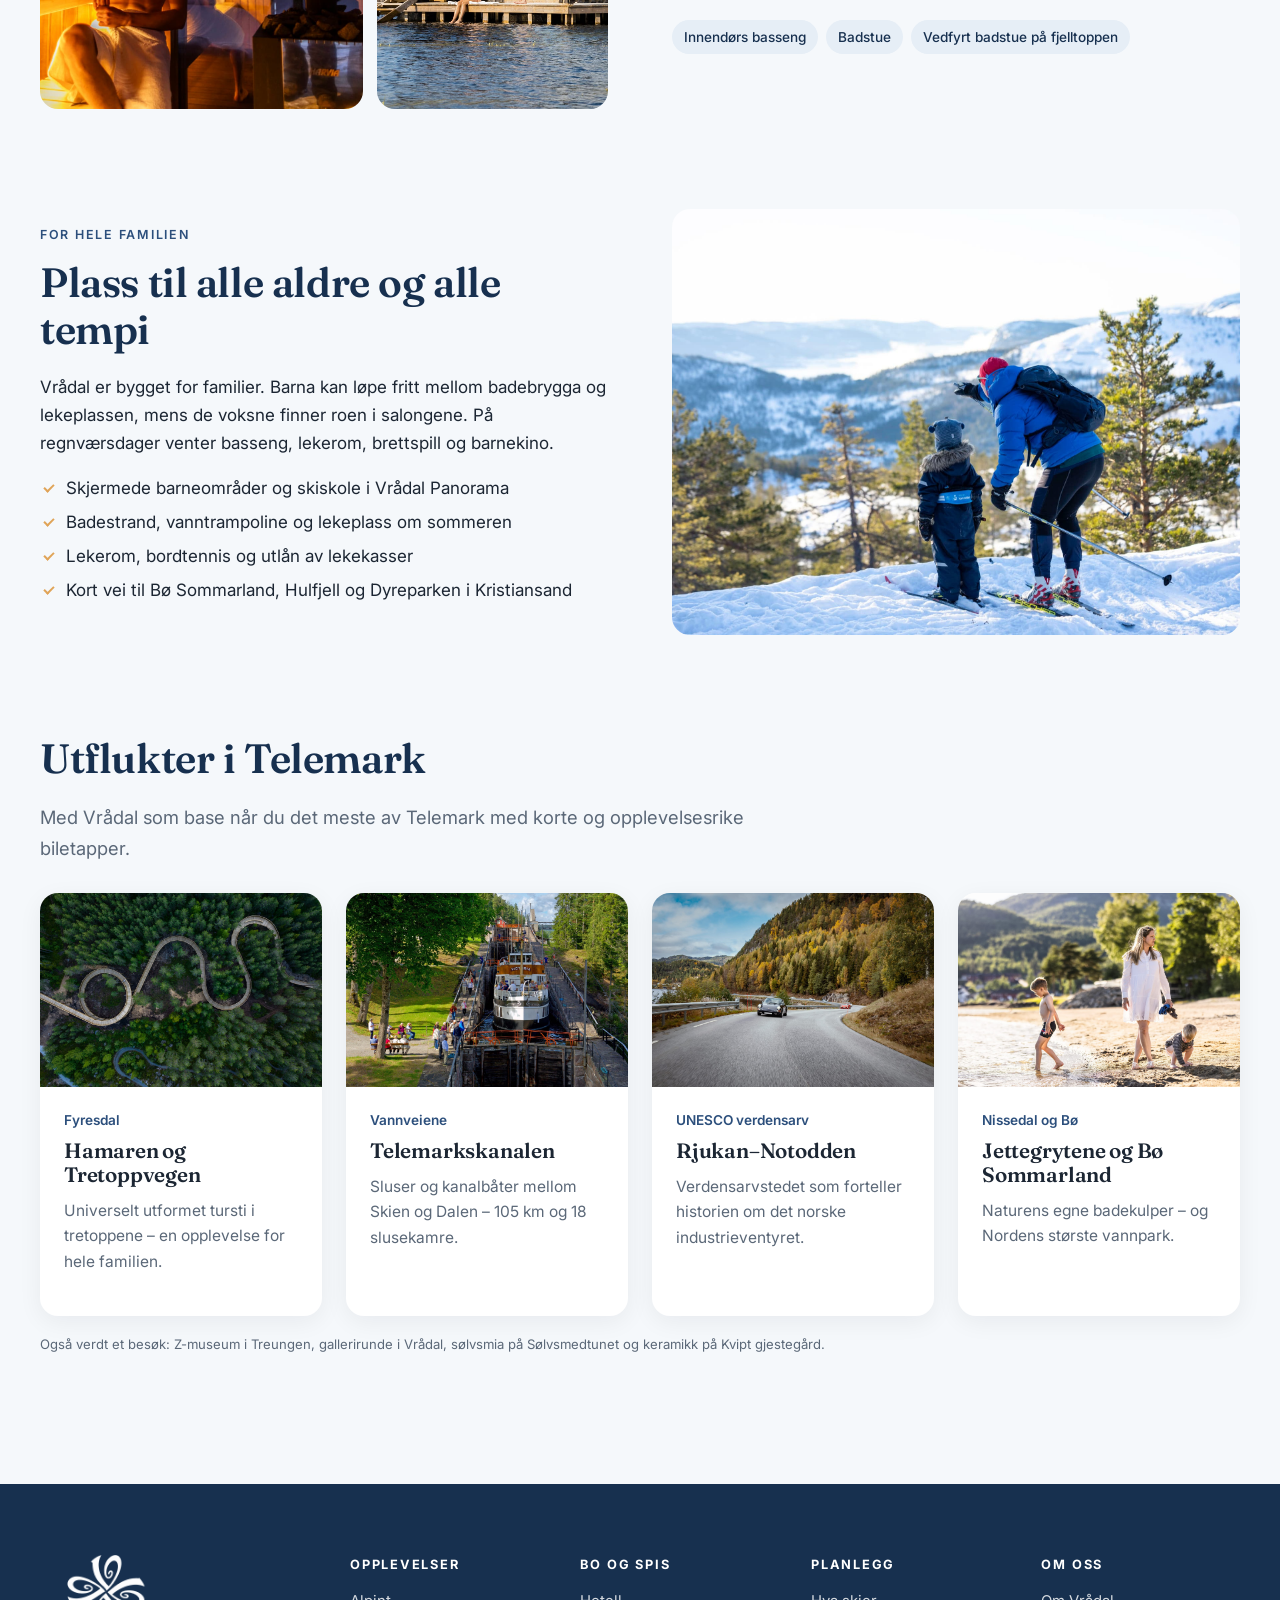
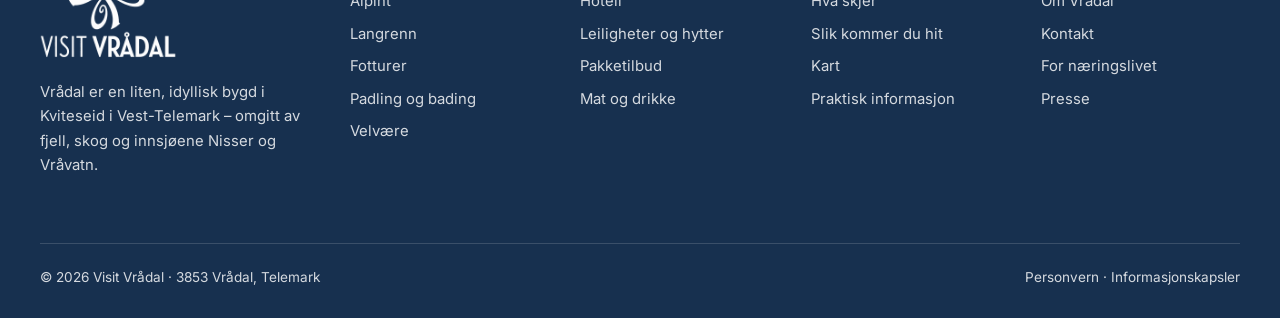
<file: opplevelser.html>
<!doctype html>
<html lang="nb" data-season="winter">
<head>
  <meta charset="utf-8">
  <meta name="viewport" content="width=device-width, initial-scale=1">
  <meta name="robots" content="noindex, nofollow">
  <title>Opplevelser i Vrådal – alpint, langrenn, padling og fjellturer | Visit Vrådal</title>
  <meta name="description" content="Alpint i Vrådal Panorama, langrenn, stjernekikking, padling på Nisser, golf, sykkel, fjellturer og utflukter i Telemark – opplevelser for hele året.">
  <link rel="preconnect" href="https://fonts.googleapis.com">
  <link rel="preconnect" href="https://fonts.gstatic.com" crossorigin>
  <link href="https://fonts.googleapis.com/css2?family=Fraunces:opsz,wght@9..144,500;9..144,600&family=Inter:wght@400;500;600&display=swap" rel="stylesheet">
  <link rel="stylesheet" href="css/seasons.css">
  <link rel="stylesheet" href="css/style.css">
</head>
<body data-page="opplevelser">

<main>
<section class="page-hero">
  <img class="hero-bg" data-only="winter" src="media/vinter-alpinister.jpg" alt="">
  <img class="hero-bg" data-only="spring" src="media/var-fjelltur.jpg" alt="" loading="lazy">
  <img class="hero-bg" data-only="summer" src="media/sommer-kajakk.jpg" alt="" loading="lazy">
  <img class="hero-bg" data-only="autumn" src="media/host-topptur.jpg" alt="" loading="lazy">
  <div class="container hero-inner">
    <div class="crumbs"><a href="index.html">Forsiden</a> / Opplevelser</div>
    <h1>Opplevelser i Vrådal</h1>
    <p>Fra brede alpinbakker og stille skiløyper til padling på blanke Nisser og toppturer med utsikt over hele Telemark. Her er det noe for alle – uansett årstid og tempo.</p>
  </div>
</section>

<nav class="subnav" aria-label="Snarveier på siden">
  <div class="container">
    <ul>
      <li><a href="#alpint">Alpint</a></li>
      <li><a href="#langrenn">Langrenn</a></li>
      <li><a href="#stjernekikking">Stjernekikking</a></li>
      <li><a href="#vintermoro">Vintermoro</a></li>
      <li><a href="#fotturer">Fotturer</a></li>
      <li><a href="#padling">Padling og båtliv</a></li>
      <li><a href="#sykkel-golf">Sykkel og golf</a></li>
      <li><a href="#motor">MC og bil</a></li>
      <li><a href="#velvaere">Velvære</a></li>
      <li><a href="#familie">Familie</a></li>
      <li><a href="#utflukter">Utflukter</a></li>
    </ul>
  </div>
</nav>

<section class="section">
  <div class="container">

    <div class="season-note">
      <span data-only="winter"><b>Nå er det vinter i Vrådal.</b> Bakkene i Vrådal Panorama er åpne, løypene er preparert – og hver onsdag går stjerneturen.</span>
      <span data-only="spring"><b>Nå er det vår i Vrådal.</b> Golfbanen åpner rundt 1. mai, og sykkel- og kajakkutleien er i gang for sesongen.</span>
      <span data-only="summer"><b>Nå er det sommer i Vrådal.</b> Strandbaren er åpen, MS Fram går i rute, og vannet i Nisser frister til bad.</span>
      <span data-only="autumn"><b>Nå er det høst i Vrådal.</b> Perfekt for fjellturer i fargeskiftet, sykkelturer og et forfriskende bad.</span>
    </div>

    <!-- ===== VINTER ===== -->
    <div class="group-title"><h2>Vinter</h2></div>

    <div class="block split" id="alpint">
      <img src="media/vinter-familie-alpint.jpg" alt="Familie på ski i Vrådal Panorama">
      <div>
        <span class="eyebrow">Alpint</span>
        <h2>Vrådal Panorama</h2>
        <p>Tvers over innsjøen fra sentrum ligger Vrådal Panorama – et moderne og familievennlig skisenter med røtter i tradisjon. De brede, oversiktlige bakkene gir god plass til nybegynnere, mens erfarne skiløpere finner fart og utfordring i de øvre traseene.</p>
        <ul class="facts"><li>18 nedfarter</li><li>15 km alpinbakker</li><li>8 heiser</li><li>Norges første 8-seters stolheis</li><li>Skjermede barneområder</li></ul>
        <ul class="checks">
          <li><b>Skiskole:</b> privat- og gruppeundervisning i slalåm, telemark og snowboard for alle nivåer.</li>
          <li><b>Skiutleie:</b> slalåmski, snowboard, langrenns- og telemarkutstyr, akebrett, snowracere og pulk.</li>
          <li><b>Heiskort:</b> kjøp på nett før du kommer, og kom raskt i gang.</li>
          <li><b>Gratis skibuss</b> mellom Straand Hotel og skisenteret hver dag.</li>
        </ul>
        <a class="btn btn-primary" href="#">Kjøp heiskort</a>
      </div>
    </div>

    <div class="block split reverse">
      <div class="duo">
        <img src="media/vinter-telemarkski.jpg" alt="Telemarkkjøring i pudder" loading="lazy">
        <img src="media/vinter-skiutleie.jpg" alt="Skiutleie ved skisenteret" loading="lazy">
      </div>
      <div>
        <span class="eyebrow">Telemark SuperSki</span>
        <h2>Fem skisentre – ett heiskort</h2>
        <p>Vrådal er en del av Telemark SuperSki sammen med Gausta, Rauland, Haukeli og Lifjell. Med felles heiskort får du tilgang til over 120 nedfarter, 54 heiser og mer enn 450 kilometer langrennsløyper på tvers av Telemark – fra skjermede barneområder til off-piste og terrengparker.</p>
        <p>Og bare noen stavtak unna ligger Morgedal – skisportens vugge, der Sondre Norheim gjorde telemarksvingen kjent for verden.</p>
        <a class="link-arrow" href="#">Les mer om Telemark SuperSki</a>
      </div>
    </div>

    <div class="block split" id="langrenn">
      <img src="media/bo-i-vradal.jpg" alt="Snødekte skoger og fjell rundt Vrådal" loading="lazy">
      <div>
        <span class="eyebrow">Langrenn</span>
        <h2>Milevis med preparerte løyper</h2>
        <p>Rundt Vrådal finner du over 40 kilometer med preparerte langrennsløyper – fra rolige skogsløyper til åpne fjellvidder med vid utsikt. Mange av løypene starter nesten rett utenfor døra, og passer både for søndagsturen og for deg som vil ha skikkelig trening.</p>
        <ul class="facts"><li>40+ km preparerte løyper</li><li>Skogsløyper og fjell</li><li>Utleie av langrennsutstyr</li></ul>
        <a class="link-arrow" href="planlegg-reisen.html#kart">Se løypekart</a>
      </div>
    </div>

    <div class="block split reverse" id="stjernekikking">
      <img src="media/vinter-stargazing.jpg" alt="Stjernekikking med hodelykt" loading="lazy">
      <div>
        <span class="eyebrow">Stargazing</span>
        <h2>Se på stjernene</h2>
        <p>Bli med på en magisk kveldstur i snøen. Vi spenner på oss trugene og vandrer stille ut i vinterlandskapet, omgitt av Vrådals mektige fjell og skoger. Underveis får du høre fascinerende historier om stjernehimmelen – slik den ble tolket fra norrøn tid og fram til i dag.</p>
        <p>Med varm gløgg eller kakao i hånden senker roen seg. Og er vi heldige, danser nordlyset på himmelen.</p>
        <ul class="facts"><li>Onsdager kl. 20.30</li><li>Uke 3 til påske</li><li>295 kr per person</li></ul>
        <a class="btn btn-primary" href="#">Bestill stjernetur</a>
      </div>
    </div>

    <div class="block" id="vintermoro">
      <h2>Mer vintermoro</h2>
      <p class="lead" style="margin-bottom:30px">Vinteren i Vrådal handler ikke bare om fart. Her er noen av favorittene våre for dager med frisk luft og rosa kinn.</p>
      <div class="cards four">
        <article class="card"><img src="media/vinter-hundekjoring.jpg" alt="Hundekjøring" loading="lazy"><div class="card-body"><h3>Hundekjøring</h3><p>Suse gjennom vinterskogen bak et spann ivrige huskyer.</p></div></article>
        <article class="card"><img src="media/vinter-balkaffe.jpg" alt="Bålkaffe i snøen" loading="lazy"><div class="card-body"><h3>Forest Barista</h3><p>Trugetur i fjellsiden med rykende varm bålkaffe kokt på kjelen.</p></div></article>
        <article class="card"><img src="media/vinter-kjelke.jpg" alt="Aking i snøen" loading="lazy"><div class="card-body"><h3>Aking og snølek</h3><p>Akebrett, snowracere og pulk – lei alt du trenger ved bakken.</p></div></article>
        <article class="card"><img src="media/vinter-utepeis.jpg" alt="Utepeis på terrassen" loading="lazy"><div class="card-body"><h3>Peiskos ute</h3><p>Grill marshmallows rundt utepeisen under stjernehimmelen.</p></div></article>
      </div>
    </div>

    <!-- ===== VÅR, SOMMER, HØST ===== -->
    <div class="group-title" style="margin-top:clamp(70px,10vw,120px)"><h2>Vår, sommer og høst</h2></div>

    <div class="block split" id="fotturer">
      <img src="media/sommer-fjelltur.jpg" alt="Turgåere på fjellet med utsikt over Vrådal" loading="lazy">
      <div>
        <span class="eyebrow">Fotturer</span>
        <h2>Toppturer og stier</h2>
        <p>Rundt Vrådal finnes et stort nettverk av korte og lengre turer i skog og fjell. Flotte skoger, blanke svaberg og høye fjell gir turer for ethvert ambisjonsnivå – med merkede ruter både for barnefamilier og mer erfarne vandrere.</p>
        <p>Ta med deg en god matpakke, og nyt utsikten over Nisser og Vråvatn fra toppen.</p>
        <ul class="facts"><li>Merkede ruter</li><li>Familieturer</li><li>Toppturer</li></ul>
        <a class="link-arrow" href="planlegg-reisen.html#kart">Se turforslag i kartet</a>
      </div>
    </div>

    <div class="block split reverse" id="padling">
      <div class="duo">
        <img src="media/sommer-kajakk-luft.jpg" alt="Kajakker på Nisser sett ovenfra" loading="lazy">
        <img src="media/sommer-telemarkskanalen.jpg" alt="Kanalbåt i slusene" loading="lazy">
      </div>
      <div>
        <span class="eyebrow">Padling og båtliv</span>
        <h2>Livet på Nisser</h2>
        <p>Padle i den roligste delen av Nisser-vassdraget, lei kano, SUP eller pedalbåt, eller bare hopp i fra brygga. Ved Straand Sommarland finner du badestrand, vanntrampoline og strandbar ved vannkanten.</p>
        <p><b>MS Fram</b> – veteranbåten fra 1909 – går slusecruise fra mai til oktober med rute- og sightseeingturer i vakker innlandsskjærgård. Og vil du lenger, er <b>Telemarkskanalen</b> med sine 18 slusekamre en av Norges ingeniørperler – kalt «Europas åttende underverk» da den sto ferdig i 1892.</p>
        <ul class="facts"><li>Kajakk og kano</li><li>SUP og pedalbåt</li><li>Slusecruise mai–okt</li></ul>
      </div>
    </div>

    <div class="block split" id="sykkel-golf">
      <img src="media/var-golf.jpg" alt="Golf på Fossøy ved Nisser" loading="lazy">
      <div>
        <span class="eyebrow">Sykkel og golf</span>
        <h2>På to hjul og på greenen</h2>
        <p><b>Vrådal golfbane</b> på Fossøy er en av Norges vakreste 9-hullsbaner, med vann på alle kanter og egen driving range ut mot innsjøen. Banen åpner rundt 1. mai, og du kan leie golfinstruktør eller golfbil.</p>
        <p><b>Sykkel</b> er et populært fremkomstmiddel i Vrådal. Lei tråsykkel eller moderne el-sykkel og følg ruter på landevei og i terreng – el-sykkelen tar deg til og med opp til Vrådal Panorama.</p>
        <ul class="facts"><li>9-hullsbane</li><li>Driving range</li><li>El-sykkel til leie</li><li>MTB og landevei</li></ul>
      </div>
    </div>

    <div class="block split reverse" id="motor">
      <img src="media/host-hubriding.jpg" alt="Svingete fjellvei sett fra luften" loading="lazy">
      <div>
        <span class="eyebrow">Motorsykkel og bil</span>
        <h2>HUB Riding i Telemark</h2>
        <p>Telemark har noen av Norges beste kjøreveier: hårnålssvinger, bratte bakker og en variasjon mellom fjord og fjell. Med Vrådal som base kan du velge mellom 15 spesialdesignede HUB-ruter med svinggaranti – også egne ruter tilpasset veteranbiler.</p>
        <p>Straand Hotel var Norges første «Bikers Welcome»-hotell, med eget serviceprogram, vaskeplass og tørkefasiliteter.</p>
        <ul class="facts"><li>15 HUB-ruter</li><li>Ruter for veteranbil</li><li>Bikers Welcome</li></ul>
        <a class="link-arrow" href="https://hubriding.no">Gå til hubriding.no</a>
      </div>
    </div>

    <!-- ===== HELE ÅRET ===== -->
    <div class="group-title" style="margin-top:clamp(70px,10vw,120px)"><h2>Hele året</h2></div>

    <div class="block split" id="velvaere">
      <div class="duo">
        <img src="media/vinter-spa.jpg" alt="Badstue med varmt lys" loading="lazy">
        <img src="media/sommer-badstue-panorama.jpg" alt="Badstue ved vannet" loading="lazy">
      </div>
      <div>
        <span class="eyebrow">Velvære</span>
        <h2>Basseng, badstue og ro</h2>
        <p>Etter en dag i bakken eller på fjellet er det godt å la kroppen hvile. På Straand Hotel finner du oppvarmet innendørs basseng og badstue, og om sommeren og høsten et utendørs badeanlegg ved vannet.</p>
        <p>Vil du ha utsikt? På toppen av Vrådal Panorama står en stilfull, vedfyrt badstue som kan leies privat for opptil seks personer.</p>
        <ul class="facts"><li>Innendørs basseng</li><li>Badstue</li><li>Vedfyrt badstue på fjelltoppen</li></ul>
      </div>
    </div>

    <div class="block split reverse" id="familie">
      <img src="media/vinter-barn-ski.jpg" alt="Barn på ski" loading="lazy">
      <div>
        <span class="eyebrow">For hele familien</span>
        <h2>Plass til alle aldre og alle tempi</h2>
        <p>Vrådal er bygget for familier. Barna kan løpe fritt mellom badebrygga og lekeplassen, mens de voksne finner roen i salongene. På regnværsdager venter basseng, lekerom, brettspill og barnekino.</p>
        <ul class="checks">
          <li>Skjermede barneområder og skiskole i Vrådal Panorama</li>
          <li>Badestrand, vanntrampoline og lekeplass om sommeren</li>
          <li>Lekerom, bordtennis og utlån av lekekasser</li>
          <li>Kort vei til Bø Sommarland, Hulfjell og Dyreparken i Kristiansand</li>
        </ul>
      </div>
    </div>

    <div class="block" id="utflukter">
      <h2>Utflukter i Telemark</h2>
      <p class="lead" style="margin-bottom:30px">Med Vrådal som base når du det meste av Telemark med korte og opplevelsesrike biletapper.</p>
      <div class="cards four">
        <article class="card"><img src="media/sommer-tretoppvegen.jpg" alt="Tretoppvegen på Hamaren" loading="lazy"><div class="card-body"><span class="meta">Fyresdal</span><h3>Hamaren og Tretoppvegen</h3><p>Universelt utformet tursti i tretoppene – en opplevelse for hele familien.</p></div></article>
        <article class="card"><img src="media/sommer-telemarkskanalen.jpg" alt="Telemarkskanalen" loading="lazy"><div class="card-body"><span class="meta">Vannveiene</span><h3>Telemarkskanalen</h3><p>Sluser og kanalbåter mellom Skien og Dalen – 105 km og 18 slusekamre.</p></div></article>
        <article class="card"><img src="media/host-vei.jpg" alt="Vei gjennom Telemark om høsten" loading="lazy"><div class="card-body"><span class="meta">UNESCO verdensarv</span><h3>Rjukan–Notodden</h3><p>Verdensarvstedet som forteller historien om det norske industrieventyret.</p></div></article>
        <article class="card"><img src="media/sommer-strand.jpg" alt="Badeliv" loading="lazy"><div class="card-body"><span class="meta">Nissedal og Bø</span><h3>Jettegrytene og Bø Sommarland</h3><p>Naturens egne badekulper – og Nordens største vannpark.</p></div></article>
      </div>
      <p class="note" style="margin-top:18px">Også verdt et besøk: Z-museum i Treungen, gallerirunde i Vrådal, sølvsmia på Sølvsmedtunet og keramikk på Kvipt gjestegård.</p>
    </div>

  </div>
</section>
</main>

<script src="js/main.js"></script>
</body>
</html>
</file>
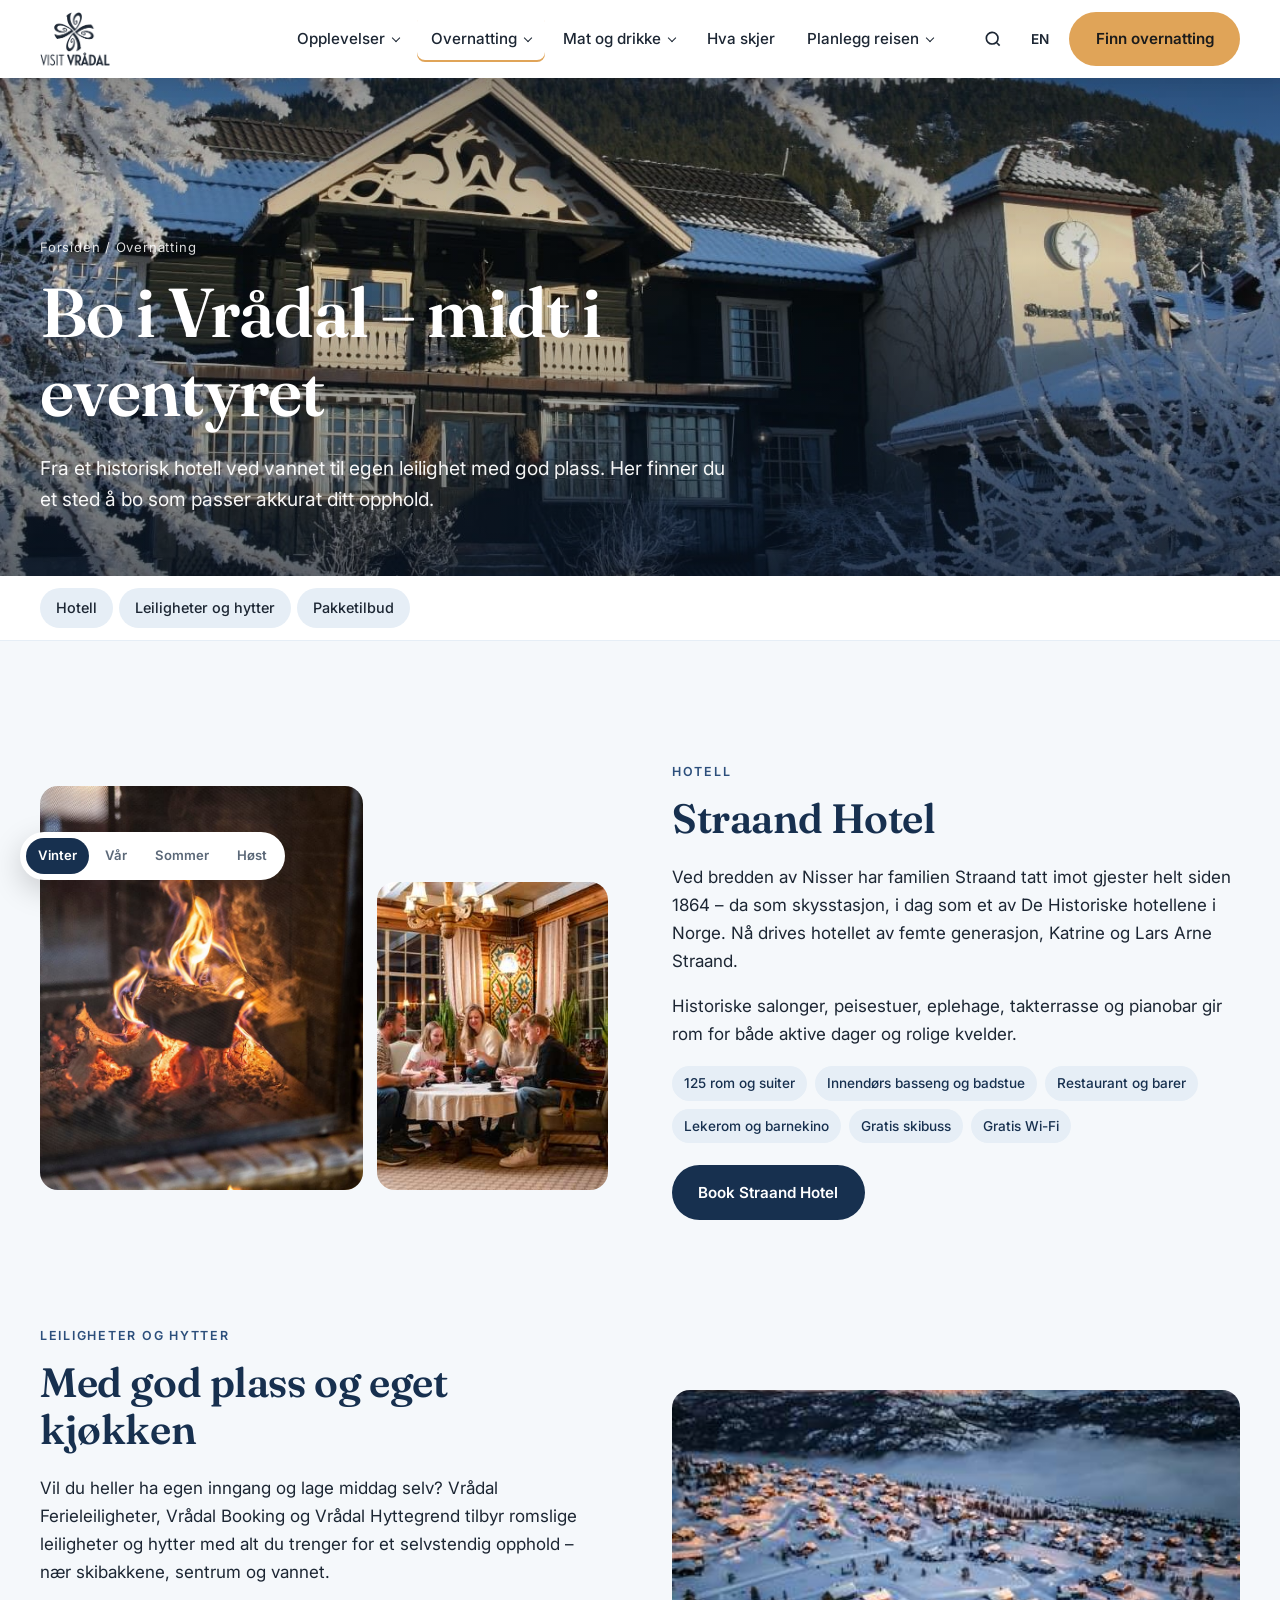
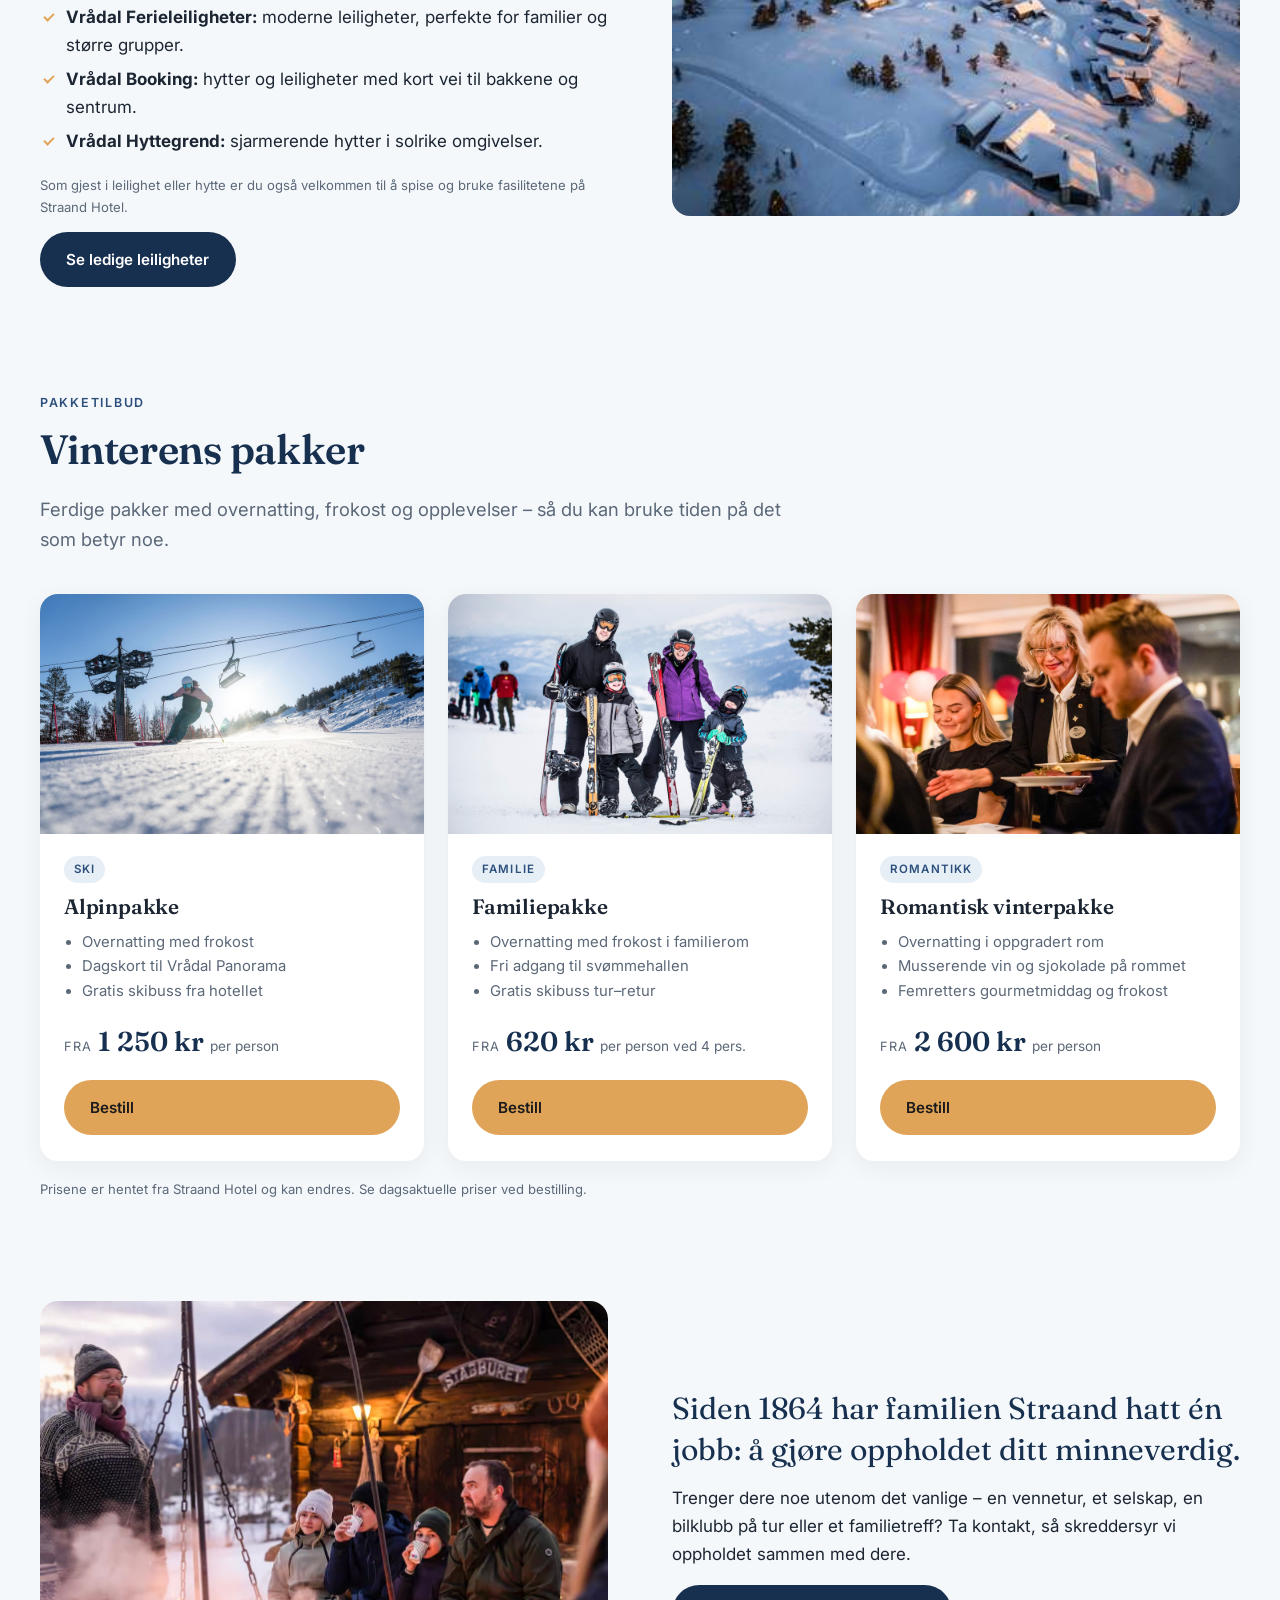
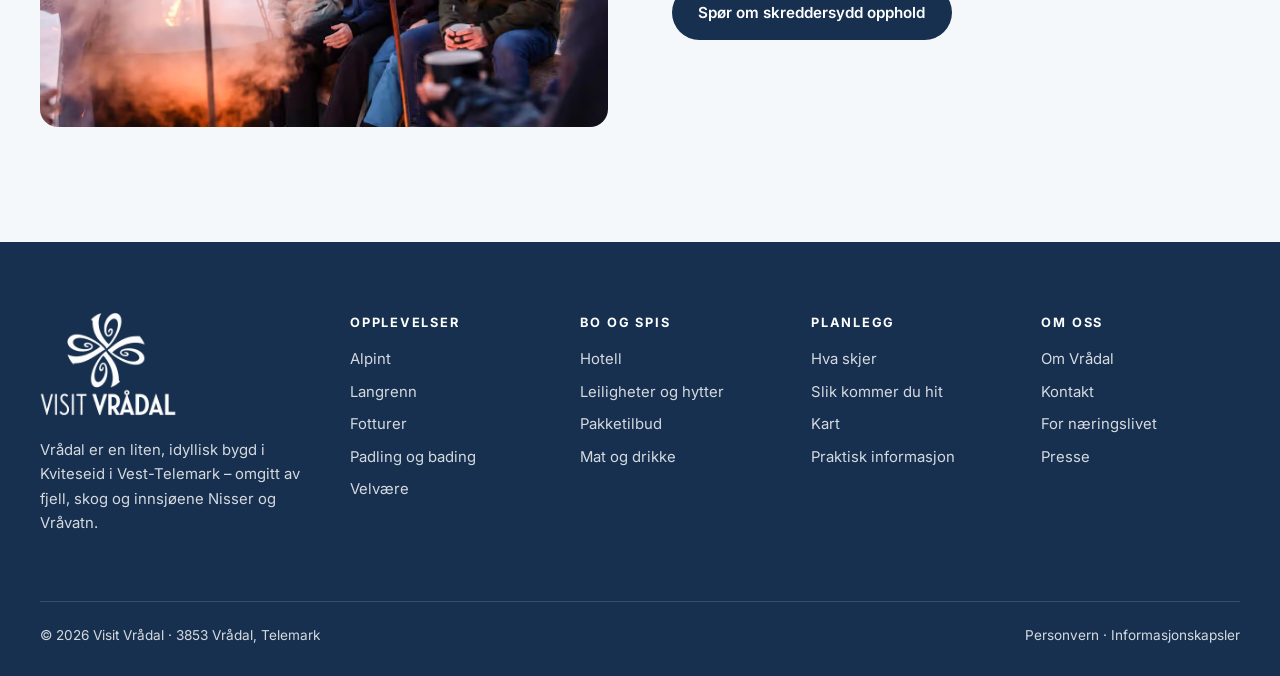
<file: overnatting.html>
<!doctype html>
<html lang="nb" data-season="winter">
<head>
  <meta charset="utf-8">
  <meta name="viewport" content="width=device-width, initial-scale=1">
  <meta name="robots" content="noindex, nofollow">
  <title>Overnatting i Vrådal – hotell, leiligheter og hytter | Visit Vrådal</title>
  <meta name="description" content="Finn overnatting i Vrådal: historiske Straand Hotel ved Nisser, moderne ferieleiligheter og hytter – pluss pakketilbud for ski, familie, golf og romantikk.">
  <link rel="preconnect" href="https://fonts.googleapis.com">
  <link rel="preconnect" href="https://fonts.gstatic.com" crossorigin>
  <link href="https://fonts.googleapis.com/css2?family=Fraunces:opsz,wght@9..144,500;9..144,600&family=Inter:wght@400;500;600&display=swap" rel="stylesheet">
  <link rel="stylesheet" href="css/seasons.css">
  <link rel="stylesheet" href="css/style.css">
</head>
<body data-page="overnatting">

<main>
<section class="page-hero">
  <img class="hero-bg" data-only="winter" src="media/vinter-straand-hotel.jpg" alt="">
  <img class="hero-bg" data-only="spring" src="media/var-takterrasse.jpg" alt="" loading="lazy">
  <img class="hero-bg" data-only="summer" src="media/sommer-hage.jpg" alt="" loading="lazy">
  <img class="hero-bg" data-only="autumn" src="media/host-utebad.jpg" alt="" loading="lazy">
  <div class="container hero-inner">
    <div class="crumbs"><a href="index.html">Forsiden</a> / Overnatting</div>
    <h1>Bo i Vrådal – midt i eventyret</h1>
    <p>Fra et historisk hotell ved vannet til egen leilighet med god plass. Her finner du et sted å bo som passer akkurat ditt opphold.</p>
  </div>
</section>

<nav class="subnav" aria-label="Snarveier på siden">
  <div class="container">
    <ul>
      <li><a href="#hotell">Hotell</a></li>
      <li><a href="#leiligheter">Leiligheter og hytter</a></li>
      <li><a href="#pakker">Pakketilbud</a></li>
    </ul>
  </div>
</nav>

<section class="section">
  <div class="container">

    <div class="block split" id="hotell">
      <div class="duo">
        <img src="media/vinter-peis.jpg" alt="Peisestue på Straand Hotel">
        <img src="media/straand-hotell.jpg" alt="Historisk salong">
      </div>
      <div>
        <span class="eyebrow">Hotell</span>
        <h2>Straand Hotel</h2>
        <p>Ved bredden av Nisser har familien Straand tatt imot gjester helt siden 1864 – da som skysstasjon, i dag som et av De Historiske hotellene i Norge. Nå drives hotellet av femte generasjon, Katrine og Lars Arne Straand.</p>
        <p>Historiske salonger, peisestuer, eplehage, takterrasse og pianobar gir rom for både aktive dager og rolige kvelder.</p>
        <ul class="facts"><li>125 rom og suiter</li><li>Innendørs basseng og badstue</li><li>Restaurant og barer</li><li>Lekerom og barnekino</li><li>Gratis skibuss</li><li>Gratis Wi-Fi</li></ul>
        <a class="btn btn-primary" href="#">Book Straand Hotel</a>
      </div>
    </div>

    <div class="block split reverse" id="leiligheter">
      <img src="media/hotelstraand-dji-0156.jpg" alt="Ferieleiligheter i vinterlandskap" loading="lazy">
      <div>
        <span class="eyebrow">Leiligheter og hytter</span>
        <h2>Med god plass og eget kjøkken</h2>
        <p>Vil du heller ha egen inngang og lage middag selv? Vrådal Ferieleiligheter, Vrådal Booking og Vrådal Hyttegrend tilbyr romslige leiligheter og hytter med alt du trenger for et selvstendig opphold – nær skibakkene, sentrum og vannet.</p>
        <ul class="checks">
          <li><b>Vrådal Ferieleiligheter:</b> moderne leiligheter, perfekte for familier og større grupper.</li>
          <li><b>Vrådal Booking:</b> hytter og leiligheter med kort vei til bakkene og sentrum.</li>
          <li><b>Vrådal Hyttegrend:</b> sjarmerende hytter i solrike omgivelser.</li>
        </ul>
        <p class="note">Som gjest i leilighet eller hytte er du også velkommen til å spise og bruke fasilitetene på Straand Hotel.</p>
        <a class="btn btn-primary" href="#">Se ledige leiligheter</a>
      </div>
    </div>

    <div class="block" id="pakker">
      <div class="section-head">
        <div>
          <span class="eyebrow">Pakketilbud</span>
          <h2>
            <span data-only="winter">Vinterens pakker</span>
            <span data-only="spring summer">Sommerens pakker</span>
            <span data-only="autumn">Høstens pakker</span>
          </h2>
          <p class="lead">Ferdige pakker med overnatting, frokost og opplevelser – så du kan bruke tiden på det som betyr noe.</p>
        </div>
      </div>

      <div class="cards" data-only="winter">
        <article class="pkg"><img src="media/vinter-heis.jpg" alt="Sol i alpinbakken"><div class="card-body"><span class="tag">Ski</span><h3>Alpinpakke</h3><ul><li>Overnatting med frokost</li><li>Dagskort til Vrådal Panorama</li><li>Gratis skibuss fra hotellet</li></ul><div class="price"><small>Fra</small><b>1 250 kr</b><span>per person</span></div><a class="btn btn-accent" href="#">Bestill</a></div></article>
        <article class="pkg"><img src="media/vinter-familie-ski.jpg" alt="Familie på ski"><div class="card-body"><span class="tag">Familie</span><h3>Familiepakke</h3><ul><li>Overnatting med frokost i familierom</li><li>Fri adgang til svømmehallen</li><li>Gratis skibuss tur–retur</li></ul><div class="price"><small>Fra</small><b>620 kr</b><span>per person ved 4 pers.</span></div><a class="btn btn-accent" href="#">Bestill</a></div></article>
        <article class="pkg"><img src="media/mat-servering.jpg" alt="Middag servert ved bordet"><div class="card-body"><span class="tag">Romantikk</span><h3>Romantisk vinterpakke</h3><ul><li>Overnatting i oppgradert rom</li><li>Musserende vin og sjokolade på rommet</li><li>Femretters gourmetmiddag og frokost</li></ul><div class="price"><small>Fra</small><b>2 600 kr</b><span>per person</span></div><a class="btn btn-accent" href="#">Bestill</a></div></article>
      </div>

      <div class="cards" data-only="spring summer">
        <article class="pkg"><img src="media/sommer-sykkel.jpg" alt="Familie på sykkel" loading="lazy"><div class="card-body"><span class="tag">Familie</span><h3>Familiepakke</h3><ul><li>1 natt i familierom</li><li>Frokost</li><li>Basseng, lekeplass og badestrand</li></ul><div class="price"><small>Fra</small><b>695 kr</b><span>per person</span></div><a class="btn btn-accent" href="#">Bestill</a></div></article>
        <article class="pkg"><img src="media/mat-ms-fram.jpg" alt="Veteranbåten MS Fram" loading="lazy"><div class="card-body"><span class="tag">Cruise</span><h3>MS Fram-pakke</h3><ul><li>1 natt med frokost</li><li>Slusecruise med MS Fram</li></ul><div class="price"><small>Fra</small><b>1 845 kr</b><span>per person</span></div><a class="btn btn-accent" href="#">Bestill</a></div></article>
        <article class="pkg"><img src="media/var-golf.jpg" alt="Golf ved vannet" loading="lazy"><div class="card-body"><span class="tag">Golf</span><h3>Golfpakke</h3><ul><li>1 natt med frokost</li><li>Greenfee på Vrådal golfbane</li></ul><div class="price"><small>Fra</small><b>1 145 kr</b><span>per person</span></div><a class="btn btn-accent" href="#">Bestill</a></div></article>
        <article class="pkg"><img src="media/sommer-tretoppvegen.jpg" alt="Tretoppvegen" loading="lazy"><div class="card-body"><span class="tag">Tur</span><h3>Tretoppopplevelse</h3><ul><li>1 natt med frokost</li><li>Nistepakke til turen</li></ul><div class="price"><small>Fra</small><b>1 170 kr</b><span>per person</span></div><a class="btn btn-accent" href="#">Bestill</a></div></article>
        <article class="pkg"><img src="media/var-fjelltur.jpg" alt="Fjelltur" loading="lazy"><div class="card-body"><span class="tag">Tur</span><h3>Vandrepakke</h3><ul><li>1 natt med frokost</li><li>Nistepakke og turforslag</li></ul><div class="price"><small>Fra</small><b>1 170 kr</b><span>per person</span></div><a class="btn btn-accent" href="#">Bestill</a></div></article>
        <article class="pkg"><img src="media/var-sykkel.jpg" alt="Sykkeltur" loading="lazy"><div class="card-body"><span class="tag">Sykkel</span><h3>Sykkelpakke</h3><ul><li>1 natt med frokost</li><li>Sykkelutleie</li></ul><div class="price"><small>Fra</small><b>1 375 kr</b><span>per person</span></div><a class="btn btn-accent" href="#">Bestill</a></div></article>
      </div>

      <div class="cards" data-only="autumn">
        <article class="pkg"><img src="media/host-fjelltur.jpg" alt="Fjelltur i høstfarger" loading="lazy"><div class="card-body"><span class="tag">Tur</span><h3>Vandrepakke</h3><ul><li>1 natt med frokost</li><li>Nistepakke og turforslag</li></ul><div class="price"><small>Fra</small><b>1 170 kr</b><span>per person</span></div><a class="btn btn-accent" href="#">Bestill</a></div></article>
        <article class="pkg"><img src="media/host-hubriding.jpg" alt="Svingete vei" loading="lazy"><div class="card-body"><span class="tag">MC og bil</span><h3>MC-pakke</h3><ul><li>Overnatting med frokost</li><li>Tilgang til 15 HUB-ruter</li><li>Vask og tørk for motorsyklister</li></ul><div class="price"><small>Pris</small><b>Se booking</b></div><a class="btn btn-accent" href="#">Bestill</a></div></article>
        <article class="pkg"><img src="media/mat-servering.jpg" alt="Gourmetmiddag" loading="lazy"><div class="card-body"><span class="tag">Romantikk</span><h3>Romantisk opphold</h3><ul><li>1 natt med frokost</li><li>Femretters gourmetmiddag</li><li>Musserende vin på rommet</li></ul><div class="price"><small>Fra</small><b>2 600 kr</b><span>per person</span></div><a class="btn btn-accent" href="#">Bestill</a></div></article>
      </div>
      <p class="note" style="margin-top:18px">Prisene er hentet fra Straand Hotel og kan endres. Se dagsaktuelle priser ved bestilling.</p>
    </div>

    <div class="block split">
      <img src="media/vinter-trapper-barn.jpg" alt="Kveld i Trapper's Cabin" loading="lazy">
      <div>
        <p class="quote">Siden 1864 har familien Straand hatt én jobb: å gjøre oppholdet ditt minneverdig.</p>
        <p>Trenger dere noe utenom det vanlige – en vennetur, et selskap, en bilklubb på tur eller et familietreff? Ta kontakt, så skreddersyr vi oppholdet sammen med dere.</p>
        <a class="btn btn-primary" href="#">Spør om skreddersydd opphold</a>
      </div>
    </div>

  </div>
</section>
</main>

<script src="js/main.js"></script>
</body>
</html>
</file>
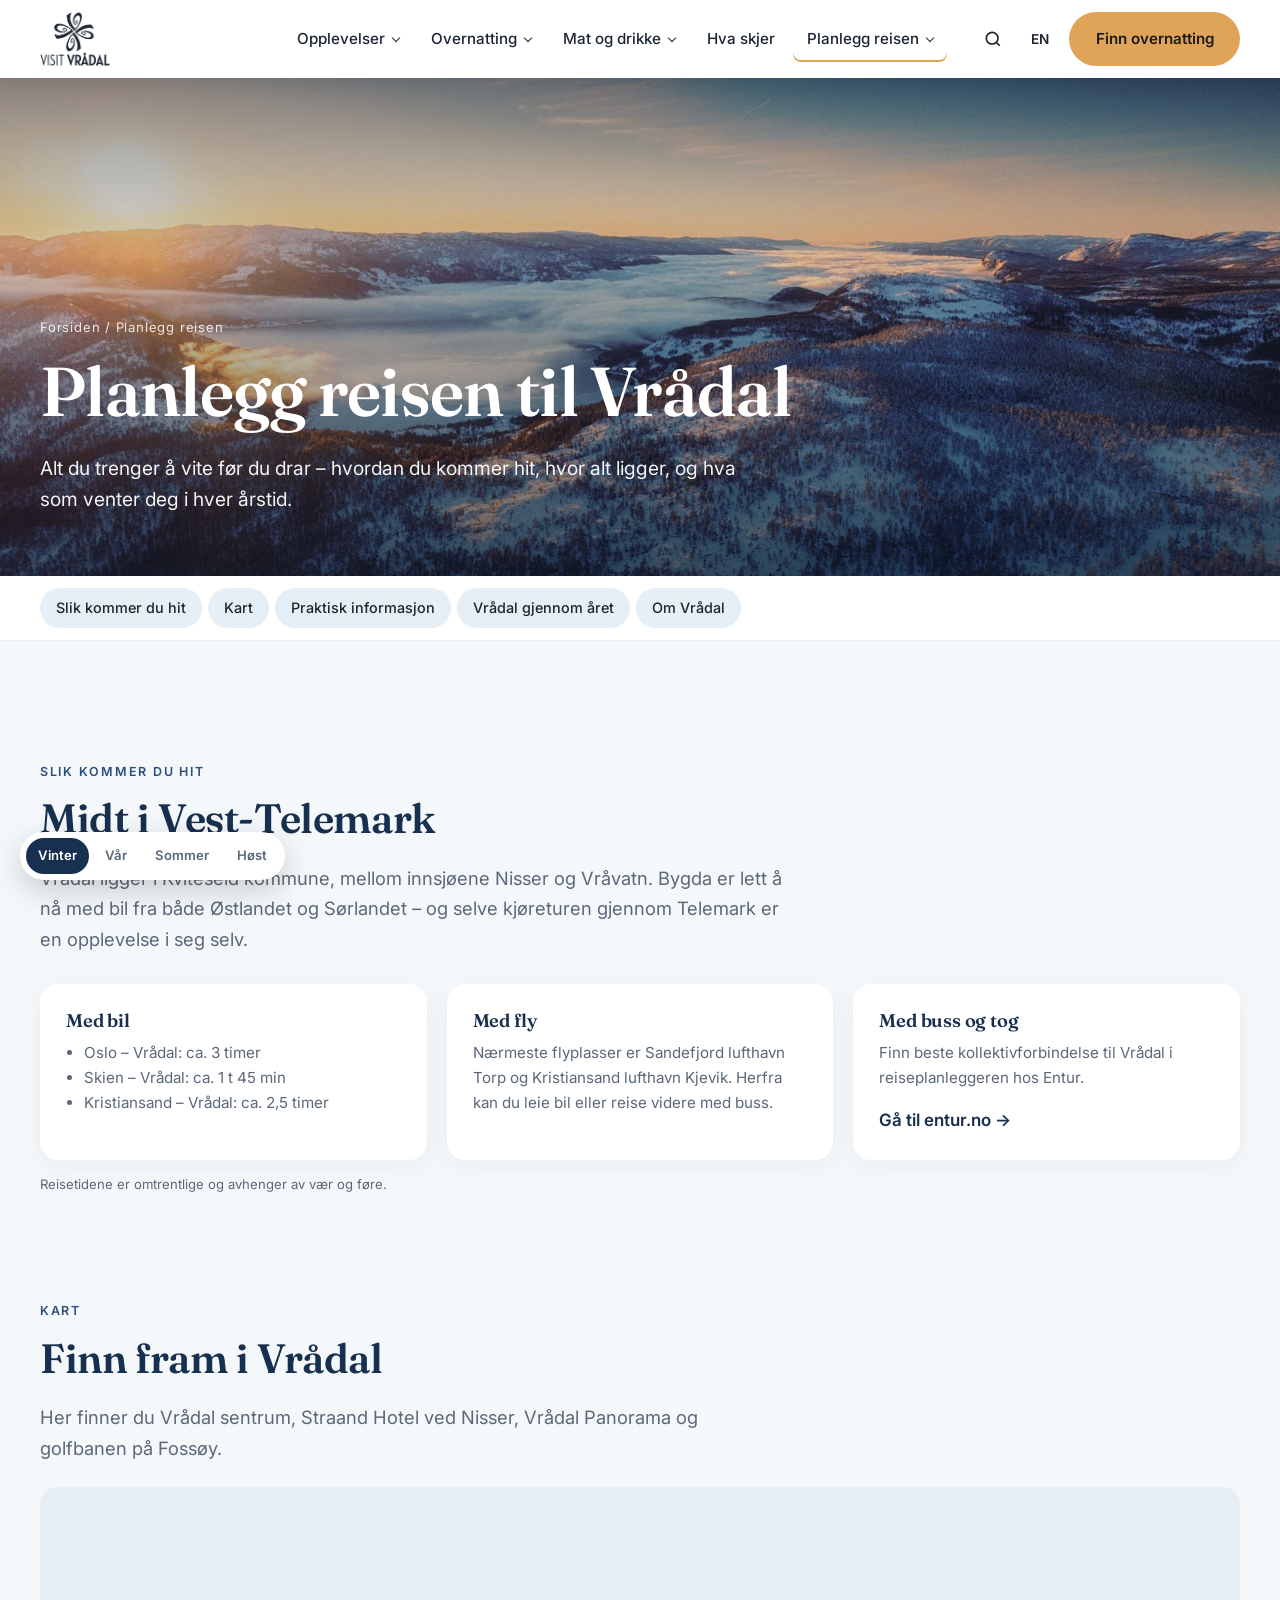
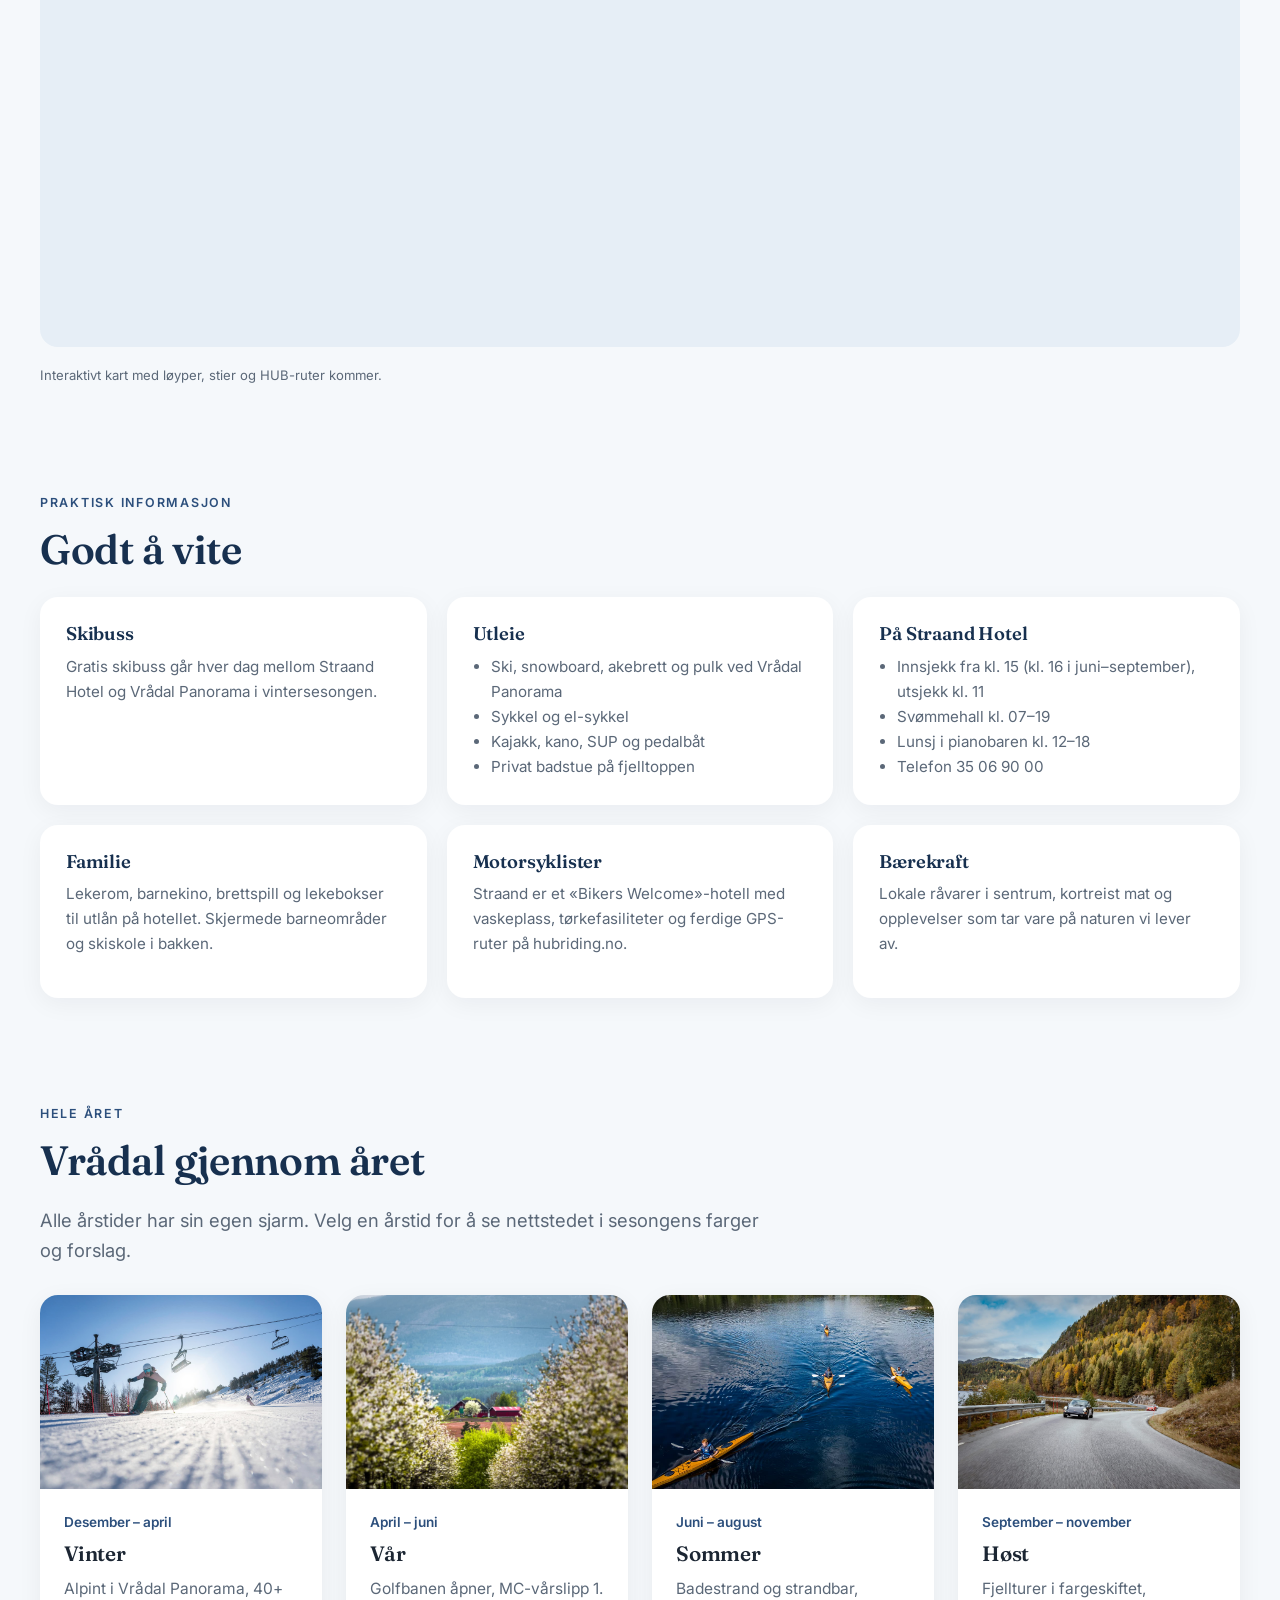
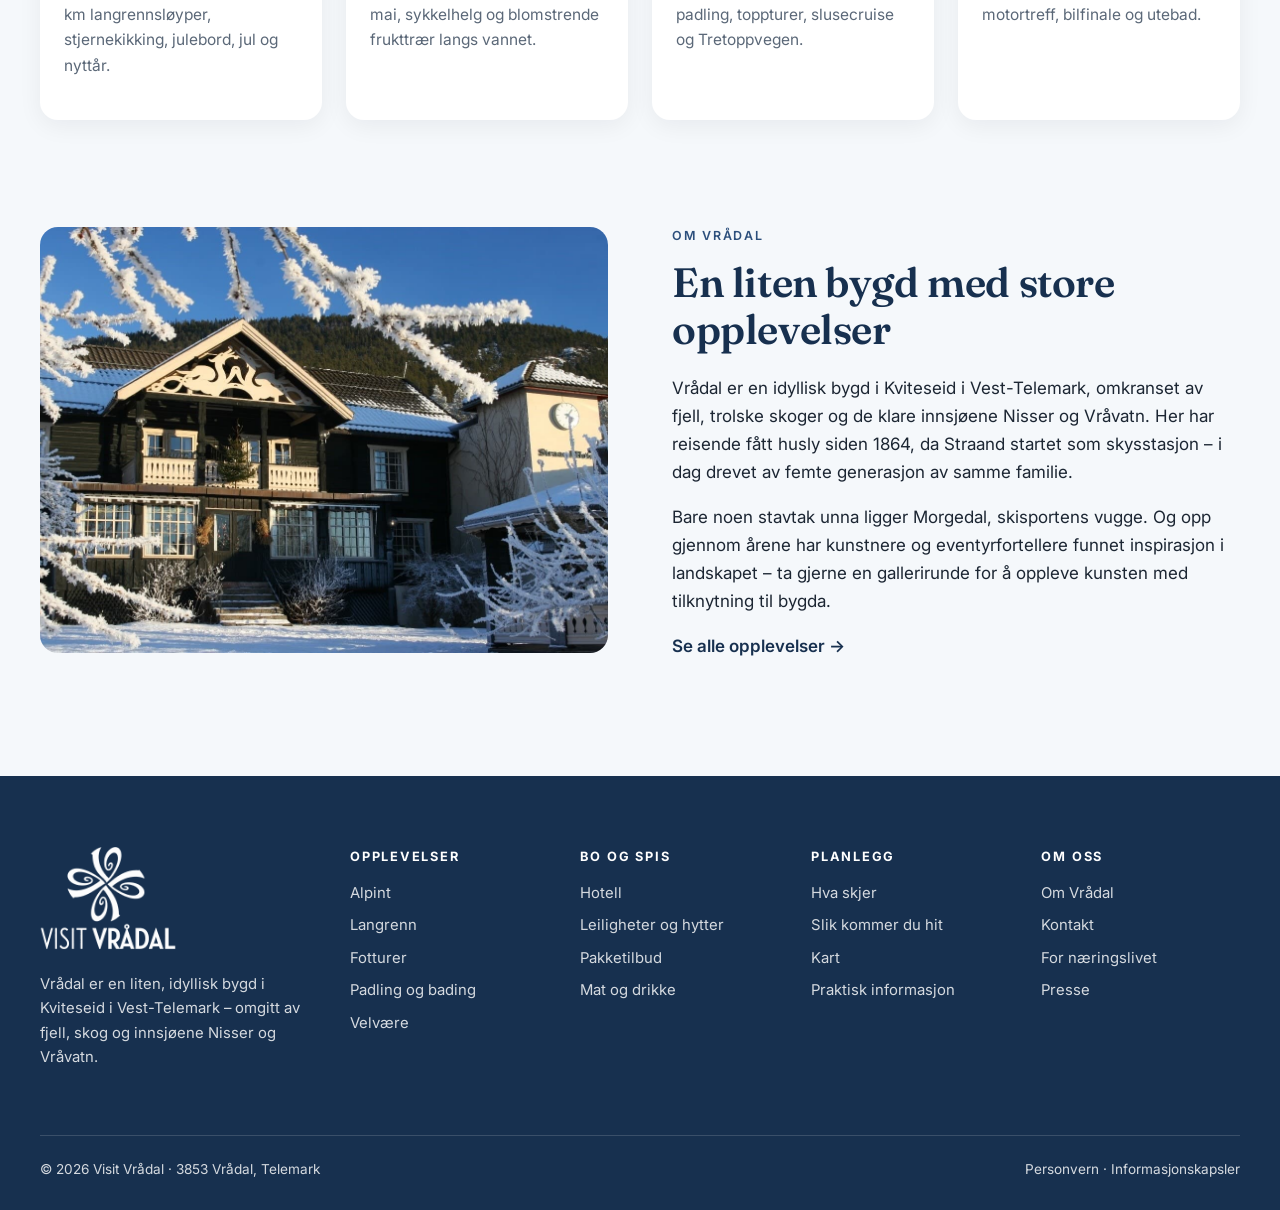
<file: planlegg-reisen.html>
<!doctype html>
<html lang="nb" data-season="winter">
<head>
  <meta charset="utf-8">
  <meta name="viewport" content="width=device-width, initial-scale=1">
  <meta name="robots" content="noindex, nofollow">
  <title>Planlegg reisen til Vrådal – reise, kart og praktisk info | Visit Vrådal</title>
  <meta name="description" content="Slik kommer du til Vrådal i Telemark. Kart, praktisk informasjon, utleie, skibuss og hva du kan oppleve i Vrådal gjennom året.">
  <link rel="preconnect" href="https://fonts.googleapis.com">
  <link rel="preconnect" href="https://fonts.gstatic.com" crossorigin>
  <link href="https://fonts.googleapis.com/css2?family=Fraunces:opsz,wght@9..144,500;9..144,600&family=Inter:wght@400;500;600&display=swap" rel="stylesheet">
  <link rel="stylesheet" href="css/seasons.css">
  <link rel="stylesheet" href="css/style.css">
</head>
<body data-page="planlegg">

<main>
<section class="page-hero">
  <img class="hero-bg" data-only="winter" src="media/bo-i-vradal.jpg" alt="">
  <img class="hero-bg" data-only="spring" src="media/var-frukttraer.jpg" alt="" loading="lazy">
  <img class="hero-bg" data-only="summer" src="media/sommer-nisser.jpg" alt="" loading="lazy">
  <img class="hero-bg" data-only="autumn" src="media/host-vei.jpg" alt="" loading="lazy">
  <div class="container hero-inner">
    <div class="crumbs"><a href="index.html">Forsiden</a> / Planlegg reisen</div>
    <h1>Planlegg reisen til Vrådal</h1>
    <p>Alt du trenger å vite før du drar – hvordan du kommer hit, hvor alt ligger, og hva som venter deg i hver årstid.</p>
  </div>
</section>

<nav class="subnav" aria-label="Snarveier på siden">
  <div class="container">
    <ul>
      <li><a href="#reise">Slik kommer du hit</a></li>
      <li><a href="#kart">Kart</a></li>
      <li><a href="#praktisk">Praktisk informasjon</a></li>
      <li><a href="#sesonger">Vrådal gjennom året</a></li>
      <li><a href="#om-vradal">Om Vrådal</a></li>
    </ul>
  </div>
</nav>

<section class="section">
  <div class="container">

    <div class="block" id="reise">
      <span class="eyebrow">Slik kommer du hit</span>
      <h2>Midt i Vest-Telemark</h2>
      <p class="lead" style="margin-bottom:30px">Vrådal ligger i Kviteseid kommune, mellom innsjøene Nisser og Vråvatn. Bygda er lett å nå med bil fra både Østlandet og Sørlandet – og selve kjøreturen gjennom Telemark er en opplevelse i seg selv.</p>
      <div class="info-grid">
        <div class="info">
          <h3>Med bil</h3>
          <ul>
            <li>Oslo – Vrådal: ca. 3 timer</li>
            <li>Skien – Vrådal: ca. 1 t 45 min</li>
            <li>Kristiansand – Vrådal: ca. 2,5 timer</li>
          </ul>
        </div>
        <div class="info">
          <h3>Med fly</h3>
          <p>Nærmeste flyplasser er Sandefjord lufthavn Torp og Kristiansand lufthavn Kjevik. Herfra kan du leie bil eller reise videre med buss.</p>
        </div>
        <div class="info">
          <h3>Med buss og tog</h3>
          <p>Finn beste kollektivforbindelse til Vrådal i reiseplanleggeren hos Entur.</p>
          <a class="link-arrow" href="https://entur.no">Gå til entur.no</a>
        </div>
      </div>
      <p class="note" style="margin-top:14px">Reisetidene er omtrentlige og avhenger av vær og føre.</p>
    </div>

    <div class="block" id="kart">
      <span class="eyebrow">Kart</span>
      <h2>Finn fram i Vrådal</h2>
      <p class="lead" style="margin-bottom:24px">Her finner du Vrådal sentrum, Straand Hotel ved Nisser, Vrådal Panorama og golfbanen på Fossøy.</p>
      <iframe class="map" title="Kart over Vrådal" loading="lazy"
        src="https://www.openstreetmap.org/export/embed.html?bbox=8.33%2C59.30%2C8.50%2C59.37&amp;layer=mapnik&amp;marker=59.335%2C8.415"></iframe>
      <p class="note" style="margin-top:10px">Interaktivt kart med løyper, stier og HUB-ruter kommer.</p>
    </div>

    <div class="block" id="praktisk">
      <span class="eyebrow">Praktisk informasjon</span>
      <h2>Godt å vite</h2>
      <div class="info-grid" style="margin-top:24px">
        <div class="info">
          <h3>Skibuss</h3>
          <p>Gratis skibuss går hver dag mellom Straand Hotel og Vrådal Panorama i vintersesongen.</p>
        </div>
        <div class="info">
          <h3>Utleie</h3>
          <ul>
            <li>Ski, snowboard, akebrett og pulk ved Vrådal Panorama</li>
            <li>Sykkel og el-sykkel</li>
            <li>Kajakk, kano, SUP og pedalbåt</li>
            <li>Privat badstue på fjelltoppen</li>
          </ul>
        </div>
        <div class="info">
          <h3>På Straand Hotel</h3>
          <ul>
            <li>Innsjekk fra kl. 15 (kl. 16 i juni–september), utsjekk kl. 11</li>
            <li>Svømmehall kl. 07–19</li>
            <li>Lunsj i pianobaren kl. 12–18</li>
            <li>Telefon 35 06 90 00</li>
          </ul>
        </div>
        <div class="info">
          <h3>Familie</h3>
          <p>Lekerom, barnekino, brettspill og lekebokser til utlån på hotellet. Skjermede barneområder og skiskole i bakken.</p>
        </div>
        <div class="info">
          <h3>Motorsyklister</h3>
          <p>Straand er et «Bikers Welcome»-hotell med vaskeplass, tørkefasiliteter og ferdige GPS-ruter på hubriding.no.</p>
        </div>
        <div class="info">
          <h3>Bærekraft</h3>
          <p>Lokale råvarer i sentrum, kortreist mat og opplevelser som tar vare på naturen vi lever av.</p>
        </div>
      </div>
    </div>

    <div class="block" id="sesonger">
      <span class="eyebrow">Hele året</span>
      <h2>Vrådal gjennom året</h2>
      <p class="lead" style="margin-bottom:30px">Alle årstider har sin egen sjarm. Velg en årstid for å se nettstedet i sesongens farger og forslag.</p>
      <div class="cards four">
        <a class="card" href="?sesong=winter#sesonger" style="text-decoration:none"><img src="media/vinter-heis.jpg" alt="Alpinbakke i sol" loading="lazy"><div class="card-body"><span class="meta">Desember – april</span><h3>Vinter</h3><p>Alpint i Vrådal Panorama, 40+ km langrennsløyper, stjernekikking, julebord, jul og nyttår.</p></div></a>
        <a class="card" href="?sesong=spring#sesonger" style="text-decoration:none"><img src="media/var-frukttraer.jpg" alt="Frukttrær i blomst" loading="lazy"><div class="card-body"><span class="meta">April – juni</span><h3>Vår</h3><p>Golfbanen åpner, MC-vårslipp 1. mai, sykkelhelg og blomstrende frukttrær langs vannet.</p></div></a>
        <a class="card" href="?sesong=summer#sesonger" style="text-decoration:none"><img src="media/sommer-kajakk-luft.jpg" alt="Kajakker på Nisser" loading="lazy"><div class="card-body"><span class="meta">Juni – august</span><h3>Sommer</h3><p>Badestrand og strandbar, padling, toppturer, slusecruise og Tretoppvegen.</p></div></a>
        <a class="card" href="?sesong=autumn#sesonger" style="text-decoration:none"><img src="media/host-vei.jpg" alt="Høstlandskap" loading="lazy"><div class="card-body"><span class="meta">September – november</span><h3>Høst</h3><p>Fjellturer i fargeskiftet, motortreff, bilfinale og utebad.</p></div></a>
      </div>
    </div>

    <div class="block split" id="om-vradal">
      <img src="media/vinter-straand-hotel.jpg" alt="Straand Hotel i Vrådal" loading="lazy">
      <div>
        <span class="eyebrow">Om Vrådal</span>
        <h2>En liten bygd med store opplevelser</h2>
        <p>Vrådal er en idyllisk bygd i Kviteseid i Vest-Telemark, omkranset av fjell, trolske skoger og de klare innsjøene Nisser og Vråvatn. Her har reisende fått husly siden 1864, da Straand startet som skysstasjon – i dag drevet av femte generasjon av samme familie.</p>
        <p>Bare noen stavtak unna ligger Morgedal, skisportens vugge. Og opp gjennom årene har kunstnere og eventyrfortellere funnet inspirasjon i landskapet – ta gjerne en gallerirunde for å oppleve kunsten med tilknytning til bygda.</p>
        <a class="link-arrow" href="opplevelser.html">Se alle opplevelser</a>
      </div>
    </div>

  </div>
</section>
</main>

<script src="js/main.js"></script>
</body>
</html>
</file>
<file: css/seasons.css>
/* =========================================================
   SESONGTEMA – Visit Vrådal
   ---------------------------------------------------------
   Hele nettstedet styres av én attributt på <html>:
     <html lang="nb" data-season="winter">
   Gyldige verdier: winter | spring | summer | autumn

   For å bytte sesong: endre data-season i index.html
   (eller legg til ?sesong=summer i URL-en under utvikling).

   Hver sesong definerer farger + bilder som CSS-variabler.
   Undersider har ett toppbilde per sesong, f.eks.
   <img class="hero-bg" data-only="summer" src="media/…">
   Samme data-only-teknikk brukes for tekst, kort og arrangementer.
   ========================================================= */

:root,
[data-season="winter"] {
  --c-primary: #17304f;        /* dyp vinterblå */
  --c-primary-soft: #2c4f7c;
  --c-accent: #e0a458;         /* varm peisglød */
  --c-accent-ink: #1b1b1b;
  --c-bg: #f5f8fb;             /* frostlys */
  --c-surface: #ffffff;
  --c-tint: #e6eef6;           /* is-blå flate */
  --c-ink: #1c2633;
  --c-muted: #5b6878;
  --hero-overlay: linear-gradient(180deg, rgba(10, 22, 40, .55) 0%, rgba(10, 22, 40, .15) 45%, rgba(10, 22, 40, .65) 100%);
  --hero-image: url("../media/sco-03-optimized-25143433.jpg");
  --feature-image: url("../media/bo-i-vradal.jpg");
  --night-image: url("../media/nattbilde.jpg");
  --cta-image: url("../media/start-booking.jpg");
}

[data-season="spring"] {
  --c-primary: #2f4a3a;        /* granskog */
  --c-primary-soft: #4d6e57;
  --c-accent: #e8a3a0;         /* blomstring */
  --c-accent-ink: #1b1b1b;
  --c-bg: #f6f8f2;
  --c-tint: #e7efe1;
  --c-ink: #1f2a22;
  --c-muted: #5e6b60;
  --hero-overlay: linear-gradient(180deg, rgba(25, 40, 30, .45) 0%, rgba(25, 40, 30, .1) 45%, rgba(25, 40, 30, .6) 100%);
  --hero-image: url("../media/var-frukttraer.jpg");
  --night-image: url("../media/var-takterrasse.jpg");
  --cta-image: url("../media/var-golf.jpg");
}

[data-season="summer"] {
  --c-primary: #0f4c6e;        /* Vråvatn */
  --c-primary-soft: #1f6f99;
  --c-accent: #f2c14e;         /* midtsommersol */
  --c-accent-ink: #1b1b1b;
  --c-bg: #f7fafb;
  --c-tint: #e2f0f5;
  --c-ink: #142631;
  --c-muted: #556773;
  --hero-overlay: linear-gradient(180deg, rgba(8, 40, 60, .4) 0%, rgba(8, 40, 60, .05) 45%, rgba(8, 40, 60, .55) 100%);
  --hero-image: url("../media/sommer-kajakk-luft.jpg");
  --night-image: url("../media/sommer-takterrasse.jpg");
  --cta-image: url("../media/sommer-strand.jpg");
}

[data-season="autumn"] {
  --c-primary: #4a2c1f;        /* mørk lyng */
  --c-primary-soft: #7a4630;
  --c-accent: #d9822b;         /* høstløv */
  --c-accent-ink: #1b1b1b;
  --c-bg: #faf6f1;
  --c-tint: #f2e6da;
  --c-ink: #2a1f1a;
  --c-muted: #6e6058;
  --hero-overlay: linear-gradient(180deg, rgba(40, 22, 12, .5) 0%, rgba(40, 22, 12, .1) 45%, rgba(40, 22, 12, .65) 100%);
  --hero-image: url("../media/host-vei.jpg");
  --night-image: url("../media/host-utebad.jpg");
  --cta-image: url("../media/host-topptur.jpg");
}

/* Sesongspesifikt innhold: elementer med data-only vises kun i nevnte sesong(er).
   Bruk: <div data-only="winter">…</div> eller data-only="summer autumn" */
[data-season="winter"] [data-only]:not([data-only~="winter"]),
[data-season="spring"] [data-only]:not([data-only~="spring"]),
[data-season="summer"] [data-only]:not([data-only~="summer"]),
[data-season="autumn"] [data-only]:not([data-only~="autumn"]) { display: none !important; }
</file>
<file: css/style.css>
/* Visit Vrådal – grunnstil. Farger og sesongbilder ligger i seasons.css */

*, *::before, *::after { box-sizing: border-box; }
html { scroll-behavior: smooth; }
body {
  margin: 0;
  font-family: "Inter", system-ui, -apple-system, "Segoe UI", sans-serif;
  font-size: 17px;
  line-height: 1.65;
  color: var(--c-ink);
  background: var(--c-bg);
  -webkit-font-smoothing: antialiased;
}
img { max-width: 100%; display: block; }
a { color: inherit; }
h1, h2, h3 { font-family: "Fraunces", Georgia, serif; font-weight: 600; line-height: 1.15; margin: 0 0 .5em; letter-spacing: -.01em; }
h2 { font-size: clamp(1.9rem, 3.2vw, 2.7rem); color: var(--c-primary); }
h3 { font-size: 1.3rem; }
p { margin: 0 0 1em; }

.container { width: min(1200px, 100% - 40px); margin-inline: auto; }
.eyebrow { display: inline-block; font-size: .78rem; font-weight: 600; letter-spacing: .14em; text-transform: uppercase; color: var(--c-primary-soft); margin-bottom: .8rem; }
.lead { font-size: 1.15rem; color: var(--c-muted); max-width: 62ch; }
.section { padding: clamp(64px, 9vw, 120px) 0; }
.section-head { display: flex; justify-content: space-between; align-items: end; gap: 24px; margin-bottom: 40px; flex-wrap: wrap; }
.section-head p { margin: 0; }

.btn { display: inline-flex; align-items: center; gap: .5em; padding: .85em 1.6em; border-radius: 999px; font-weight: 600; font-size: .95rem; text-decoration: none; transition: transform .2s, background .2s, color .2s; border: 2px solid transparent; cursor: pointer; }
.btn:hover { transform: translateY(-2px); }
.btn-accent { background: var(--c-accent); color: var(--c-accent-ink); }
.btn-primary { background: var(--c-primary); color: #fff; }
.btn-ghost { border-color: rgba(255,255,255,.7); color: #fff; }
.btn-ghost:hover { background: rgba(255,255,255,.12); }
.link-arrow { font-weight: 600; color: var(--c-primary); text-decoration: none; white-space: nowrap; }
.link-arrow::after { content: " →"; transition: margin .2s; }
.link-arrow:hover::after { margin-left: 4px; }

/* ---------- NAVIGASJON ---------- */
.site-header { position: fixed; inset: 0 0 auto; z-index: 50; transition: background .3s, box-shadow .3s; color: #fff; }
.site-header.is-solid { background: var(--c-surface); color: var(--c-ink); box-shadow: 0 2px 20px rgba(0,0,0,.08); }
.nav { display: flex; align-items: center; gap: 28px; height: 78px; }
.logo { display: flex; align-items: center; gap: 10px; text-decoration: none; font-family: "Fraunces", serif; font-size: 1.45rem; font-weight: 600; letter-spacing: -.01em; }
/* Logo: PNG brukt som maske, så fargen følger tekstfargen (hvit over hero, mørk på hvit header) */
.logo-mark { display: block; height: 60px; aspect-ratio: 600 / 460; background: currentColor;
  -webkit-mask: url("../media/logo-visitvraadal.png") center / contain no-repeat;
          mask: url("../media/logo-visitvraadal.png") center / contain no-repeat;
  transition: height .3s; }
.site-header.is-solid .logo-mark { height: 54px; }
.menu { display: flex; gap: 4px; list-style: none; margin: 0 0 0 auto; padding: 0; }
.menu > li { position: relative; }
.menu > li > a { display: block; padding: 10px 14px; text-decoration: none; font-weight: 500; font-size: .95rem; border-radius: 8px; }
.menu > li > a:hover, .menu > li:focus-within > a { background: rgba(127,127,127,.14); }
.has-sub > a::after { content: ""; display: inline-block; width: 6px; height: 6px; margin-left: 8px; border-right: 1.5px solid currentColor; border-bottom: 1.5px solid currentColor; transform: translateY(-3px) rotate(45deg); }
.submenu { position: absolute; top: 100%; left: 0; min-width: 250px; background: var(--c-surface); color: var(--c-ink); border-radius: 14px; padding: 12px; list-style: none; margin: 8px 0 0; box-shadow: 0 18px 40px rgba(10,20,40,.16); opacity: 0; visibility: hidden; transform: translateY(6px); transition: .2s; }
.submenu::before { content: ""; position: absolute; inset: -10px 0 auto; height: 10px; }
.has-sub:hover .submenu, .has-sub:focus-within .submenu { opacity: 1; visibility: visible; transform: none; }
.submenu a { display: block; padding: 8px 12px; border-radius: 8px; text-decoration: none; font-size: .93rem; }
.submenu a:hover { background: var(--c-tint); }
.submenu .sub-label { font-size: .7rem; letter-spacing: .14em; text-transform: uppercase; color: var(--c-muted); padding: 8px 12px 4px; }
.nav-actions { display: flex; align-items: center; gap: 12px; }
.icon-btn { background: none; border: 0; color: inherit; padding: 8px; border-radius: 50%; cursor: pointer; display: grid; place-items: center; }
.icon-btn:hover { background: rgba(127,127,127,.14); }
.lang { font-size: .85rem; font-weight: 600; text-decoration: none; padding: 6px 8px; }
.burger { display: none; }

/* ---------- HERO ---------- */
.hero { position: relative; min-height: 100svh; display: flex; align-items: flex-end; color: #fff; background: var(--hero-overlay), var(--hero-image) center 40% / cover no-repeat; }
.hero-inner { padding: 160px 0 90px; }
.hero h1 { font-size: clamp(2.6rem, 6.4vw, 5.4rem); max-width: 15ch; margin-bottom: .35em; }
.hero p { font-size: clamp(1.05rem, 1.6vw, 1.3rem); max-width: 52ch; opacity: .95; }
.hero .btn-row { display: flex; gap: 14px; flex-wrap: wrap; margin-top: 28px; }
.hero-facts { position: absolute; right: 20px; bottom: 40px; display: flex; gap: 10px; flex-wrap: wrap; justify-content: flex-end; max-width: 50%; }
.chip { background: rgba(255,255,255,.14); backdrop-filter: blur(10px); border: 1px solid rgba(255,255,255,.25); padding: 8px 14px; border-radius: 999px; font-size: .85rem; }

/* ---------- INTRO ---------- */
.intro-grid { display: grid; grid-template-columns: 1.05fr 1fr; gap: clamp(32px, 6vw, 90px); align-items: center; }
.intro-photos { position: relative; aspect-ratio: 1 / 1; }
.intro-photos img { position: absolute; object-fit: cover; border-radius: 18px; box-shadow: 0 20px 50px rgba(10,20,40,.18); }
.intro-photos img:first-child { width: 72%; height: 72%; top: 0; left: 0; }
.intro-photos img:last-child { width: 56%; height: 56%; right: 0; bottom: 0; border: 6px solid var(--c-bg); }

/* ---------- TEMA-FLISER ---------- */
.tiles { display: grid; grid-template-columns: repeat(4, 1fr); grid-auto-rows: 240px; gap: 16px; }
.tile { position: relative; border-radius: 18px; overflow: hidden; color: #fff; text-decoration: none; display: flex; align-items: flex-end; padding: 22px; isolation: isolate; }
.tile img { position: absolute; inset: 0; width: 100%; height: 100%; object-fit: cover; z-index: -2; transition: transform .6s; }
.tile::after { content: ""; position: absolute; inset: 0; background: linear-gradient(180deg, transparent 40%, rgba(0,0,0,.65)); z-index: -1; }
.tile:hover img { transform: scale(1.05); }
.tile h3 { margin: 0; font-size: 1.35rem; }
.tile span { font-size: .9rem; opacity: .9; display: block; }
.tile.big { grid-column: span 2; grid-row: span 2; }
.tile.big h3 { font-size: 2rem; }
.tile.wide { grid-column: span 2; }

/* ---------- FEATURE (Vrådal Panorama) ---------- */
.feature { background: var(--c-primary); color: #fff; }
.feature h2 { color: #fff; }
.feature .eyebrow { color: var(--c-accent); }
.feature-grid { display: grid; grid-template-columns: 1fr 1fr; gap: clamp(32px, 6vw, 80px); align-items: center; }
.feature img { border-radius: 18px; aspect-ratio: 4/5; object-fit: cover; width: 100%; }
.stats { display: grid; grid-template-columns: repeat(2, 1fr); gap: 18px; margin: 30px 0; }
.stat { border-top: 1px solid rgba(255,255,255,.25); padding-top: 14px; }
.stat b { display: block; font-family: "Fraunces", serif; font-size: 2.3rem; font-weight: 600; color: var(--c-accent); line-height: 1.1; }
.stat span { font-size: .92rem; opacity: .85; }

/* ---------- KORT ---------- */
.cards { display: grid; grid-template-columns: repeat(3, 1fr); gap: 24px; }
.card { background: var(--c-surface); border-radius: 18px; overflow: hidden; box-shadow: 0 6px 24px rgba(10,20,40,.06); display: flex; flex-direction: column; transition: transform .25s, box-shadow .25s; }
.card:hover { transform: translateY(-4px); box-shadow: 0 16px 36px rgba(10,20,40,.12); }
.card img { aspect-ratio: 16/11; object-fit: cover; width: 100%; }
.card-body { padding: 22px 24px 26px; display: flex; flex-direction: column; flex: 1; }
.card-body p { color: var(--c-muted); font-size: .97rem; }
.card-body .link-arrow { margin-top: auto; }
.tag { display: inline-block; font-size: .72rem; letter-spacing: .1em; text-transform: uppercase; font-weight: 600; color: var(--c-primary-soft); background: var(--c-tint); padding: 4px 10px; border-radius: 999px; margin-bottom: 12px; align-self: flex-start; }

/* ---------- NATT / UNIKE OPPLEVELSER ---------- */
.night { position: relative; color: #fff; background: linear-gradient(90deg, rgba(5,12,25,.85) 0%, rgba(5,12,25,.35) 70%), var(--night-image) center / cover; }
.night h2 { color: #fff; }
.night .eyebrow { color: var(--c-accent); }
.night .lead { color: rgba(255,255,255,.85); }
.night .cards { margin-top: 50px; }
.night .card { background: rgba(255,255,255,.08); backdrop-filter: blur(12px); border: 1px solid rgba(255,255,255,.14); color: #fff; }
.night .card-body p { color: rgba(255,255,255,.78); }
.night .card .link-arrow { color: var(--c-accent); }

/* ---------- AKTUELT ---------- */
.events { display: grid; grid-template-columns: repeat(3, 1fr); gap: 24px; }
.event { display: grid; grid-template-columns: 74px 1fr; gap: 18px; background: var(--c-surface); padding: 22px; border-radius: 18px; text-decoration: none; box-shadow: 0 6px 24px rgba(10,20,40,.05); }
.event .when { background: var(--c-tint); border-radius: 12px; display: grid; place-content: center; text-align: center; color: var(--c-primary); font-weight: 600; font-size: .75rem; text-transform: uppercase; letter-spacing: .08em; padding: 10px 4px; }
.event .when b { font-family: "Fraunces", serif; font-size: 1.5rem; letter-spacing: 0; display: block; text-transform: none; }
.event h3 { font-size: 1.12rem; margin-bottom: .3em; color: var(--c-ink); }
.event p { margin: 0; font-size: .93rem; color: var(--c-muted); }

/* ---------- PLANLEGG ---------- */
.plan-grid { display: grid; grid-template-columns: repeat(4, 1fr); gap: 20px; }
.plan-item { padding: 26px; border-radius: 18px; background: var(--c-tint); text-decoration: none; }
.plan-item svg { width: 30px; height: 30px; color: var(--c-primary); margin-bottom: 14px; }
.plan-item h3 { font-size: 1.15rem; color: var(--c-primary); }
.plan-item p { font-size: .93rem; color: var(--c-muted); margin: 0; }

/* ---------- CTA / NYHETSBREV ---------- */
.cta { position: relative; color: #fff; text-align: center; background: linear-gradient(rgba(10,22,40,.55), rgba(10,22,40,.55)), var(--cta-image) center / cover; }
.cta h2 { color: #fff; max-width: 20ch; margin-inline: auto; }
.cta p { max-width: 54ch; margin-inline: auto; opacity: .92; }
.newsletter { display: flex; gap: 10px; max-width: 480px; margin: 28px auto 0; background: rgba(255,255,255,.14); backdrop-filter: blur(10px); padding: 6px; border-radius: 999px; border: 1px solid rgba(255,255,255,.3); }
.newsletter input { flex: 1; border: 0; background: transparent; color: #fff; padding: 0 18px; font: inherit; font-size: .95rem; min-width: 0; }
.newsletter input::placeholder { color: rgba(255,255,255,.75); }
.newsletter input:focus { outline: none; }

/* ---------- FOOTER ---------- */
.site-footer { background: var(--c-primary); color: rgba(255,255,255,.82); padding: 70px 0 30px; font-size: .93rem; }
.footer-grid { display: grid; grid-template-columns: 1.4fr repeat(4, 1fr); gap: 32px; }
.site-footer h4 { color: #fff; font-size: .8rem; letter-spacing: .14em; text-transform: uppercase; margin: 0 0 14px; }
.site-footer ul { list-style: none; padding: 0; margin: 0; }
.site-footer li { margin-bottom: 8px; }
.site-footer a { text-decoration: none; }
.site-footer a:hover { color: #fff; text-decoration: underline; }
.site-footer .logo { color: #fff; margin-bottom: 14px; }
.footer-bottom { margin-top: 50px; padding-top: 22px; border-top: 1px solid rgba(255,255,255,.15); display: flex; justify-content: space-between; gap: 16px; flex-wrap: wrap; font-size: .85rem; }

/* ---------- SESONGVELGER (kun for forhåndsvisning) ---------- */
.season-demo { position: fixed; left: 20px; bottom: 20px; z-index: 60; background: var(--c-surface); border-radius: 999px; padding: 6px; display: flex; gap: 4px; box-shadow: 0 10px 30px rgba(0,0,0,.18); font-size: .82rem; }
.season-demo button { border: 0; background: none; padding: 7px 12px; border-radius: 999px; cursor: pointer; font: inherit; font-weight: 600; color: var(--c-muted); }
.season-demo button[aria-pressed="true"] { background: var(--c-primary); color: #fff; }

/* ---------- RESPONSIVT ---------- */
@media (max-width: 1080px) {
  .menu, .nav-actions .lang, .nav-actions .btn { display: none; }
  .burger { display: grid; }
  .site-header.menu-open { background: var(--c-surface); color: var(--c-ink); }
  .menu-open .menu { display: flex; flex-direction: column; position: absolute; top: 78px; left: 0; right: 0; background: var(--c-surface); padding: 10px 20px 30px; max-height: calc(100vh - 78px); overflow: auto; box-shadow: 0 20px 30px rgba(0,0,0,.12); }
  .menu-open .submenu { position: static; opacity: 1; visibility: visible; transform: none; box-shadow: none; padding: 0 0 8px 10px; margin: 0; min-width: 0; }
  .nav-actions { margin-left: auto; }
  .tiles { grid-template-columns: repeat(2, 1fr); }
  .footer-grid { grid-template-columns: repeat(2, 1fr); }
  .plan-grid { grid-template-columns: repeat(2, 1fr); }
  .hero { flex-direction: column; justify-content: flex-end; align-items: stretch; }
  .hero-inner { padding-bottom: 24px; }
  .hero-facts { position: static; justify-content: flex-start; max-width: none; width: min(1200px, 100% - 40px); margin: 0 auto 90px; }
}
@media (max-width: 760px) {
  .intro-grid, .feature-grid, .cards, .events { grid-template-columns: 1fr; }
  .tiles { grid-template-columns: 1fr; grid-auto-rows: 220px; }
  .tile.big, .tile.wide { grid-column: auto; grid-row: auto; }
  .plan-grid, .footer-grid { grid-template-columns: 1fr; }
  .season-demo { left: 50%; transform: translateX(-50%); }
}

/* =========================================================
   UNDERSIDER
   ========================================================= */
.menu a[aria-current="page"] { box-shadow: inset 0 -2px 0 var(--c-accent); }
.sub-toggle { display: none; }

.page-hero { position: relative; min-height: 64vh; display: flex; align-items: flex-end; color: #fff; overflow: hidden; isolation: isolate; background: var(--c-primary); }
.page-hero .hero-bg { position: absolute; inset: 0; width: 100%; height: 100%; object-fit: cover; z-index: -2; }
.page-hero::after { content: ""; position: absolute; inset: 0; background: var(--hero-overlay); z-index: -1; }
.page-hero .hero-inner { padding: 150px 0 60px; }
.page-hero h1 { font-size: clamp(2.4rem, 5.4vw, 4.4rem); max-width: 18ch; margin-bottom: .3em; }
.page-hero p { font-size: clamp(1.05rem, 1.5vw, 1.25rem); max-width: 58ch; opacity: .95; margin: 0; }
.crumbs { font-size: .82rem; letter-spacing: .06em; opacity: .85; margin-bottom: 14px; }
.crumbs a { text-decoration: none; }
.crumbs a:hover { text-decoration: underline; }

.subnav { position: sticky; top: 78px; z-index: 40; background: var(--c-surface); border-bottom: 1px solid var(--c-tint); }
.subnav ul { display: flex; gap: 6px; list-style: none; margin: 0; padding: 12px 0; overflow-x: auto; scrollbar-width: none; }
.subnav a { display: block; white-space: nowrap; padding: 8px 16px; border-radius: 999px; text-decoration: none; font-size: .9rem; font-weight: 500; color: var(--c-ink); background: var(--c-tint); }
.subnav a:hover { background: var(--c-primary); color: #fff; }
[id] { scroll-margin-top: 150px; }

.season-note { display: flex; gap: 14px; align-items: center; background: var(--c-tint); border-radius: 14px; padding: 16px 20px; margin-bottom: 40px; font-size: .95rem; }
.season-note b { color: var(--c-primary); }

.block + .block { margin-top: clamp(56px, 8vw, 100px); }
.split { display: grid; grid-template-columns: 1fr 1fr; gap: clamp(28px, 5vw, 70px); align-items: center; }
.split.reverse > :first-child { order: 2; }
.split img { width: 100%; aspect-ratio: 4/3; object-fit: cover; border-radius: 18px; }
.split .duo { display: grid; grid-template-columns: 1.4fr 1fr; gap: 14px; align-items: end; }
.split .duo img { aspect-ratio: 3/4; }
.split .duo img:first-child { aspect-ratio: 4/5; }
.facts { display: flex; flex-wrap: wrap; gap: 8px; list-style: none; padding: 0; margin: 18px 0 22px; }
.facts li { font-size: .85rem; font-weight: 500; padding: 6px 12px; border-radius: 999px; background: var(--c-tint); color: var(--c-primary); }
.checks { list-style: none; padding: 0; margin: 0 0 20px; }
.checks li { padding-left: 26px; position: relative; margin-bottom: 6px; }
.checks li::before { content: ""; position: absolute; left: 4px; top: .55em; width: 10px; height: 6px; border-left: 2px solid var(--c-accent); border-bottom: 2px solid var(--c-accent); transform: rotate(-45deg); }
.group-title { display: flex; align-items: center; gap: 16px; margin: 0 0 30px; }
.group-title::after { content: ""; flex: 1; height: 1px; background: var(--c-primary); opacity: .15; }
.group-title h2 { margin: 0; }

.cards.four { grid-template-columns: repeat(4, 1fr); }
.cards.two { grid-template-columns: repeat(2, 1fr); }
.card .meta { font-size: .85rem; color: var(--c-primary-soft); font-weight: 600; margin-bottom: 8px; }

.pkg { background: var(--c-surface); border-radius: 18px; overflow: hidden; box-shadow: 0 6px 24px rgba(10,20,40,.06); display: flex; flex-direction: column; }
.pkg img { aspect-ratio: 16/10; object-fit: cover; width: 100%; }
.pkg .card-body ul { padding-left: 18px; margin: 0 0 16px; color: var(--c-muted); font-size: .93rem; }
.price { display: flex; align-items: baseline; gap: 6px; margin: auto 0 16px; }
.price small { color: var(--c-muted); font-size: .8rem; text-transform: uppercase; letter-spacing: .08em; }
.price b { font-family: "Fraunces", serif; font-size: 1.7rem; color: var(--c-primary); font-weight: 600; }
.price span { font-size: .85rem; color: var(--c-muted); }

.chips { display: flex; flex-wrap: wrap; gap: 8px; margin-bottom: 30px; }
.chips button { border: 1px solid var(--c-tint); background: var(--c-surface); padding: 8px 16px; border-radius: 999px; font: inherit; font-size: .9rem; font-weight: 500; cursor: pointer; color: var(--c-ink); }
.chips button[aria-pressed="true"] { background: var(--c-primary); color: #fff; border-color: var(--c-primary); }
.event-list { display: grid; gap: 16px; }
.event-row { display: grid; grid-template-columns: 110px 200px 1fr auto; gap: 26px; align-items: center; background: var(--c-surface); border-radius: 18px; padding: 16px; box-shadow: 0 6px 24px rgba(10,20,40,.05); }
.event-row[hidden] { display: none; }
.event-row .date { text-align: center; color: var(--c-primary); font-weight: 600; text-transform: uppercase; font-size: .78rem; letter-spacing: .08em; }
.event-row .date b { display: block; font-family: "Fraunces", serif; font-size: 1.7rem; letter-spacing: 0; text-transform: none; line-height: 1.15; }
.event-row img { width: 100%; aspect-ratio: 16/10; object-fit: cover; border-radius: 12px; }
.event-row h3 { margin-bottom: .25em; font-size: 1.2rem; }
.event-row p { margin: 0; color: var(--c-muted); font-size: .95rem; }

.info-grid { display: grid; grid-template-columns: repeat(3, 1fr); gap: 20px; }
.info { background: var(--c-surface); border-radius: 18px; padding: 26px; box-shadow: 0 6px 24px rgba(10,20,40,.05); }
.info h3 { font-size: 1.15rem; color: var(--c-primary); }
.info p, .info li { font-size: .95rem; color: var(--c-muted); }
.info ul { padding-left: 18px; margin: 0; }
.map { width: 100%; height: 460px; border: 0; border-radius: 18px; background: var(--c-tint); }
.note { font-size: .82rem; color: var(--c-muted); }
.band { background: var(--c-tint); }
.quote { font-family: "Fraunces", serif; font-size: clamp(1.3rem, 2.4vw, 1.9rem); line-height: 1.35; color: var(--c-primary); max-width: 34ch; margin: 0 0 14px; }

@media (max-width: 1080px) {
  .menu-open .has-sub { display: flex; flex-wrap: wrap; align-items: center; }
  .menu-open .has-sub > a { flex: 1; }
  .menu-open .sub-toggle { display: grid; place-items: center; width: 40px; height: 40px; border: 0; background: none; color: inherit; cursor: pointer; }
  .menu-open .sub-toggle::before { content: ""; width: 8px; height: 8px; border-right: 2px solid currentColor; border-bottom: 2px solid currentColor; transform: rotate(45deg); transition: transform .2s; }
  .menu-open .sub-open .sub-toggle::before { transform: rotate(-135deg); }
  .menu-open .has-sub > a::after { display: none; }
  .menu-open .submenu { display: none; flex-basis: 100%; }
  .menu-open .sub-open .submenu { display: block; }
  .cards.four { grid-template-columns: repeat(2, 1fr); }
  .event-row { grid-template-columns: 100px 1fr; }
  .event-row img { display: none; }
  .event-row .btn { grid-column: 2; justify-self: start; }
  .info-grid { grid-template-columns: 1fr 1fr; }
}
@media (max-width: 760px) {
  .split, .split.reverse { grid-template-columns: 1fr; }
  .split.reverse > :first-child { order: 0; }
  .cards.four, .cards.two, .info-grid { grid-template-columns: 1fr; }
  .event-row { grid-template-columns: 76px 1fr; gap: 16px; }
}

.site-footer .logo-mark { height: 104px; margin-bottom: 8px; }
@media (max-width: 600px) { .logo-mark, .site-header.is-solid .logo-mark { height: 50px; } }
</file>
